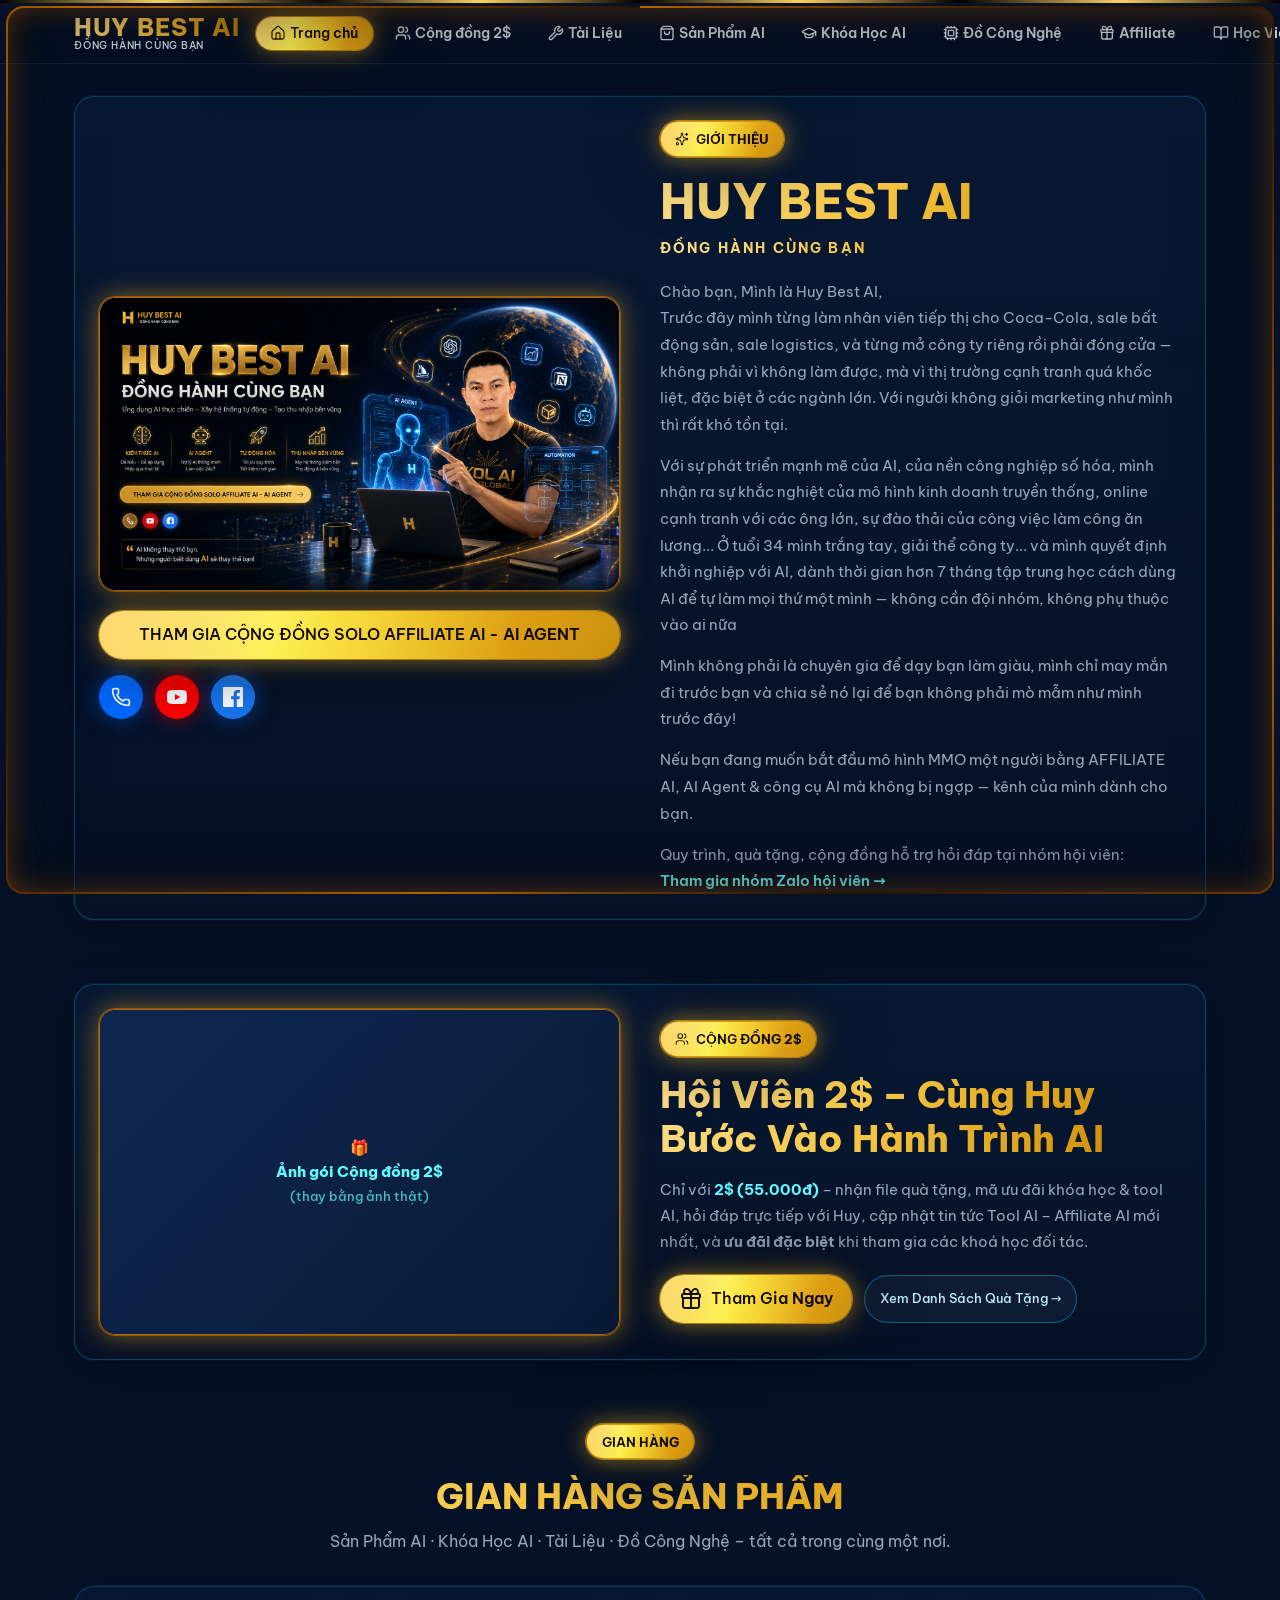
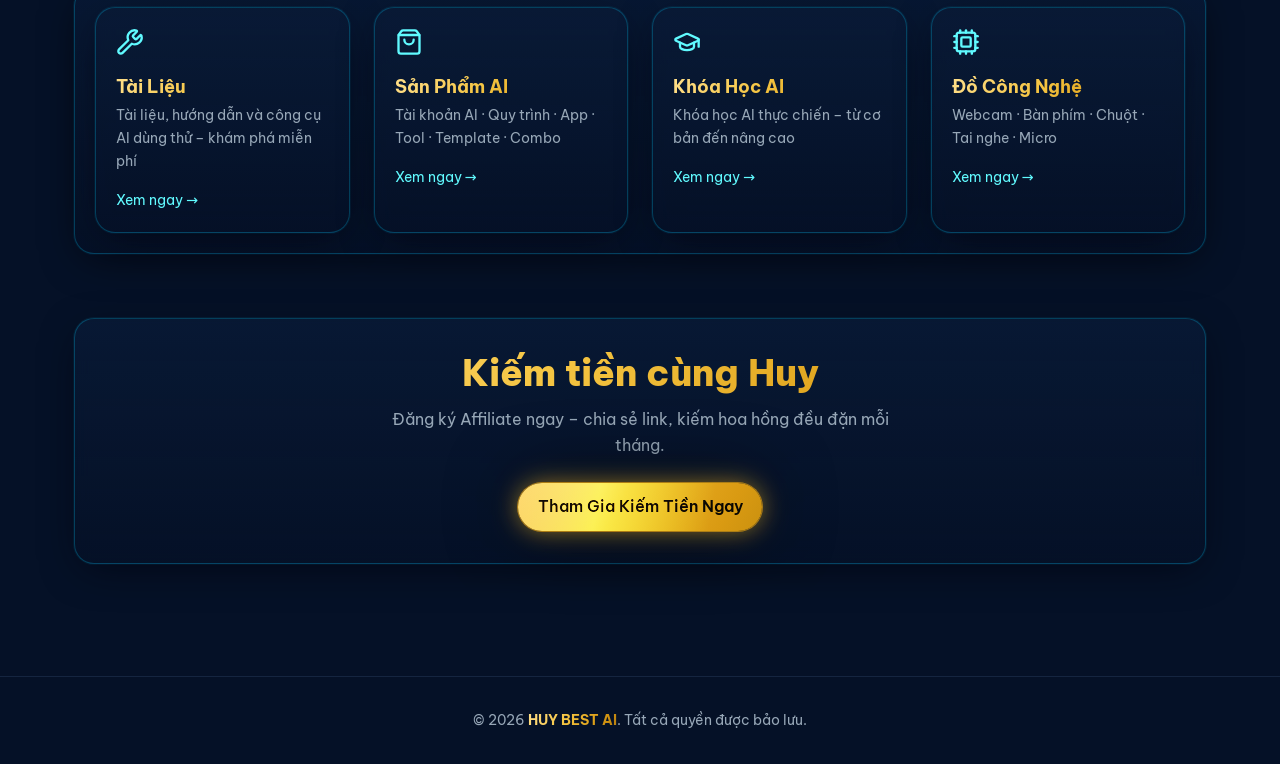
<file: TRANG BÁN HÀNG/index.html>
<!DOCTYPE html>
<html lang="vi">
<head>
<meta charset="UTF-8">
<meta name="viewport" content="width=device-width, initial-scale=1.0">
<title>HUY BEST AI – Đồng Hành Cùng Bạn</title>
<meta name="description" content="Nền tảng AI – Affiliate – Sản phẩm số của Huy Best AI. Khoá học, công cụ, sản phẩm AI thực chiến cho dân MMO, người mới, người kinh doanh">
<meta name="author" content="Huy Best AI">
<link rel="preconnect" href="https://fonts.googleapis.com">
<link rel="preconnect" href="https://fonts.gstatic.com" crossorigin>
<link rel="stylesheet" href="https://fonts.googleapis.com/css2?family=Be+Vietnam+Pro:wght@400;500;600;700;800&display=swap">
<link rel="stylesheet" href="assets/style.css">
</head>
<body>
<div class="neon-frame" aria-hidden="true"><div class="led-runner"></div></div>
<div class="top-strip"></div>

<header class="site-header">
  <div class="container header-row">
    <a href="index.html" class="logo">
      <span class="name text-gradient-gold">HUY BEST AI</span>
      <span class="tagline">ĐỒNG HÀNH CÙNG BẠN</span>
    </a>
    <nav class="main-nav">
      <a href="index.html" class="nav-link"><svg xmlns="http://www.w3.org/2000/svg" width="24" height="24" viewBox="0 0 24 24" fill="none" stroke="currentColor" stroke-width="2" stroke-linecap="round" stroke-linejoin="round"><path d="M15 21v-8a1 1 0 0 0-1-1h-4a1 1 0 0 0-1 1v8"></path><path d="M3 10a2 2 0 0 1 .709-1.528l7-6a2 2 0 0 1 2.582 0l7 6A2 2 0 0 1 21 10v9a2 2 0 0 1-2 2H5a2 2 0 0 1-2-2z"></path></svg><span>Trang chủ</span></a>
      <a href="cong-dong-2usd.html" class="nav-link"><svg xmlns="http://www.w3.org/2000/svg" width="24" height="24" viewBox="0 0 24 24" fill="none" stroke="currentColor" stroke-width="2" stroke-linecap="round" stroke-linejoin="round"><path d="M16 21v-2a4 4 0 0 0-4-4H6a4 4 0 0 0-4 4v2"></path><path d="M16 3.128a4 4 0 0 1 0 7.744"></path><path d="M22 21v-2a4 4 0 0 0-3-3.87"></path><circle cx="9" cy="7" r="4"></circle></svg><span>Cộng đồng 2$</span></a>
      <a href="tool-trai-nghiem.html" class="nav-link"><svg xmlns="http://www.w3.org/2000/svg" width="24" height="24" viewBox="0 0 24 24" fill="none" stroke="currentColor" stroke-width="2" stroke-linecap="round" stroke-linejoin="round"><path d="M14.7 6.3a1 1 0 0 0 0 1.4l1.6 1.6a1 1 0 0 0 1.4 0l3.106-3.105c.32-.322.863-.22.983.218a6 6 0 0 1-8.259 7.057l-7.91 7.91a1 1 0 0 1-2.999-3l7.91-7.91a6 6 0 0 1 7.057-8.259c.438.12.54.662.219.984z"></path></svg><span>Tài Liệu</span></a>
      <a href="san-pham-ai.html" class="nav-link"><svg xmlns="http://www.w3.org/2000/svg" width="24" height="24" viewBox="0 0 24 24" fill="none" stroke="currentColor" stroke-width="2" stroke-linecap="round" stroke-linejoin="round"><path d="M16 10a4 4 0 0 1-8 0"></path><path d="M3.103 6.034h17.794"></path><path d="M3.4 5.467a2 2 0 0 0-.4 1.2V20a2 2 0 0 0 2 2h14a2 2 0 0 0 2-2V6.667a2 2 0 0 0-.4-1.2l-2-2.667A2 2 0 0 0 17 2H7a2 2 0 0 0-1.6.8z"></path></svg><span>Sản Phẩm AI</span></a>
      <a href="khoa-hoc-ai.html" class="nav-link"><svg xmlns="http://www.w3.org/2000/svg" width="24" height="24" viewBox="0 0 24 24" fill="none" stroke="currentColor" stroke-width="2" stroke-linecap="round" stroke-linejoin="round"><path d="M21.42 10.922a1 1 0 0 0-.019-1.838L12.83 5.18a2 2 0 0 0-1.66 0L2.6 9.08a1 1 0 0 0 0 1.832l8.57 3.908a2 2 0 0 0 1.66 0z"></path><path d="M22 10v6"></path><path d="M6 12.5V16a6 3 0 0 0 12 0v-3.5"></path></svg><span>Khóa Học AI</span></a>
      <a href="do-cong-nghe.html" class="nav-link"><svg xmlns="http://www.w3.org/2000/svg" width="24" height="24" viewBox="0 0 24 24" fill="none" stroke="currentColor" stroke-width="2" stroke-linecap="round" stroke-linejoin="round"><path d="M12 20v2"></path><path d="M12 2v2"></path><path d="M17 20v2"></path><path d="M17 2v2"></path><path d="M2 12h2"></path><path d="M2 17h2"></path><path d="M2 7h2"></path><path d="M20 12h2"></path><path d="M20 17h2"></path><path d="M20 7h2"></path><path d="M7 20v2"></path><path d="M7 2v2"></path><rect x="4" y="4" width="16" height="16" rx="2"></rect><rect x="8" y="8" width="8" height="8" rx="1"></rect></svg><span>Đồ Công Nghệ</span></a>
      <a href="affiliate.html" class="nav-link"><svg xmlns="http://www.w3.org/2000/svg" width="24" height="24" viewBox="0 0 24 24" fill="none" stroke="currentColor" stroke-width="2" stroke-linecap="round" stroke-linejoin="round"><path d="M12 7v14"></path><path d="M20 11v8a2 2 0 0 1-2 2H6a2 2 0 0 1-2-2v-8"></path><path d="M7.5 7a1 1 0 0 1 0-5A4.8 8 0 0 1 12 7a4.8 8 0 0 1 4.5-5 1 1 0 0 1 0 5"></path><rect x="3" y="7" width="18" height="4" rx="1"></rect></svg><span>Affiliate</span></a>
      <a href="hoc-vien.html" class="nav-link"><svg xmlns="http://www.w3.org/2000/svg" width="24" height="24" viewBox="0 0 24 24" fill="none" stroke="currentColor" stroke-width="2" stroke-linecap="round" stroke-linejoin="round"><path d="M12 7v14"></path><path d="M3 18a1 1 0 0 1-1-1V4a1 1 0 0 1 1-1h5a4 4 0 0 1 4 4 4 4 0 0 1 4-4h5a1 1 0 0 1 1 1v13a1 1 0 0 1-1 1h-6a3 3 0 0 0-3 3 3 3 0 0 0-3-3z"></path></svg><span>Học Viện</span></a>
      <a href="admin.html" class="nav-link"><svg xmlns="http://www.w3.org/2000/svg" width="24" height="24" viewBox="0 0 24 24" fill="none" stroke="currentColor" stroke-width="2" stroke-linecap="round" stroke-linejoin="round"><path d="M20 13c0 5-3.5 7.5-7.66 8.95a1 1 0 0 1-.67-.01C7.5 20.5 4 18 4 13V6a1 1 0 0 1 1-1c2 0 4.5-1.2 6.24-2.72a1.17 1.17 0 0 1 1.52 0C14.51 3.81 17 5 19 5a1 1 0 0 1 1 1z"></path></svg><span>Đăng nhập / Đăng ký</span></a>
    </nav>
  </div>
</header>

<main>
  <div class="page-wrap">

    <section class="card-glow" style="padding:1.5rem;">
      <div class="hero-grid">
        <div>
          <div class="hero-media neon-border-gold">
            <img src="assets/hero-huy-best-ai.png" alt="Huy Best AI - Đồng hành cùng bạn">
          </div>
          <div style="margin-top:1.25rem;">
            <a href="cong-dong-2usd.html" class="btn-neon btn-block">THAM GIA CỘNG ĐỒNG SOLO AFFILIATE AI - AI AGENT</a>
          </div>
          <div class="social-row">
            <a href="#" target="_blank" rel="noreferrer" aria-label="Zalo" class="social-btn" style="background:#0068FF;box-shadow:0 0 20px #0068ff80"><svg viewBox="0 0 24 24" fill="none" stroke="currentColor" stroke-width="2" stroke-linecap="round" stroke-linejoin="round"><path d="M13.832 16.568a1 1 0 0 0 1.213-.303l.355-.465A2 2 0 0 1 17 15h3a2 2 0 0 1 2 2v3a2 2 0 0 1-2 2A18 18 0 0 1 2 4a2 2 0 0 1 2-2h3a2 2 0 0 1 2 2v3a2 2 0 0 1-.8 1.6l-.468.351a1 1 0 0 0-.292 1.233 14 14 0 0 0 6.392 6.384"></path></svg></a>
            <a href="#" target="_blank" rel="noreferrer" aria-label="YouTube" class="social-btn" style="background:#FF0000;box-shadow:0 0 20px #ff000080"><svg viewBox="0 0 24 24" fill="white"><path d="M23.5 6.2a3 3 0 0 0-2.1-2.1C19.5 3.5 12 3.5 12 3.5s-7.5 0-9.4.6A3 3 0 0 0 .5 6.2C0 8.1 0 12 0 12s0 3.9.5 5.8a3 3 0 0 0 2.1 2.1c1.9.6 9.4.6 9.4.6s7.5 0 9.4-.6a3 3 0 0 0 2.1-2.1c.5-1.9.5-5.8.5-5.8s0-3.9-.5-5.8zM9.6 15.6V8.4l6.3 3.6-6.3 3.6z"></path></svg></a>
            <a href="#" target="_blank" rel="noreferrer" aria-label="Facebook" class="social-btn" style="background:#1877F2;box-shadow:0 0 20px #1877f280"><svg viewBox="0 0 24 24" fill="white"><path d="M22.7 0H1.3C.6 0 0 .6 0 1.3v21.3C0 23.4.6 24 1.3 24h11.5v-9.3H9.7v-3.6h3.1V8.4c0-3.1 1.9-4.8 4.7-4.8 1.3 0 2.5.1 2.8.1v3.3h-1.9c-1.5 0-1.8.7-1.8 1.8v2.3h3.6l-.5 3.6h-3.1V24h6.1c.7 0 1.3-.6 1.3-1.3V1.3C24 .6 23.4 0 22.7 0z"></path></svg></a>
          </div>
        </div>
        <div>
          <span class="chip chip-active eyebrow-chip"><svg xmlns="http://www.w3.org/2000/svg" width="24" height="24" viewBox="0 0 24 24" fill="none" stroke="currentColor" stroke-width="2" stroke-linecap="round" stroke-linejoin="round"><path d="M11.017 2.814a1 1 0 0 1 1.966 0l1.051 5.558a2 2 0 0 0 1.594 1.594l5.558 1.051a1 1 0 0 1 0 1.966l-5.558 1.051a2 2 0 0 0-1.594 1.594l-1.051 5.558a1 1 0 0 1-1.966 0l-1.051-5.558a2 2 0 0 0-1.594-1.594l-5.558-1.051a1 1 0 0 1 0-1.966l5.558-1.051a2 2 0 0 0 1.594-1.594z"></path><path d="M20 2v4"></path><path d="M22 4h-4"></path><circle cx="4" cy="20" r="2"></circle></svg> GIỚI THIỆU</span>
          <h1 class="text-gradient-gold" style="font-size:clamp(1.9rem,4.5vw,3rem);font-weight:800;margin-top:1rem;">HUY BEST AI</h1>
          <p style="margin-top:.4rem;font-weight:700;letter-spacing:.15em;text-transform:uppercase;font-size:.9rem;" class="text-gradient-gold">Đồng Hành Cùng Bạn</p>
          <div class="bio" style="margin-top:1.2rem;">
            <p>Chào bạn, Mình là Huy Best AI,
Trước đây mình từng làm nhân viên tiếp thị cho Coca-Cola, sale bất động sản, sale logistics, và từng mở công ty riêng rồi phải đóng cửa — không phải vì không làm được, mà vì thị trường cạnh tranh quá khốc liệt, đặc biệt ở các ngành lớn. Với người không giỏi marketing như mình thì rất khó tồn tại.</p>
            <p>Với sự phát triển mạnh mẽ của AI, của nền công nghiệp số hóa, mình nhận ra sự khắc nghiệt của mô hình kinh doanh truyền thống, online cạnh tranh với các ông lớn, sự đào thải của công việc làm công ăn lương... Ở tuổi 34 mình trắng tay, giải thể công ty... và mình quyết định khởi nghiệp với AI, dành thời gian hơn 7 tháng tập trung học cách dùng AI để tự làm mọi thứ một mình — không cần đội nhóm, không phụ thuộc vào ai nữa</p>
            <p>Mình không phải là chuyên gia để dạy bạn làm giàu, mình chỉ may mắn đi trước bạn và chia sẻ nó lại để bạn không phải mò mẫm như mình trước đây!</p>
            <p>Nếu bạn đang muốn bắt đầu mô hình MMO một người bằng AFFILIATE AI, AI Agent &amp; công cụ AI mà không bị ngợp — kênh của mình dành cho bạn.</p>
            <p>Quy trình, quà tặng, cộng đồng hỗ trợ hỏi đáp tại nhóm hội viên:<br><a href="#" target="_blank" rel="noreferrer" class="bio-link">Tham gia nhóm Zalo hội viên →</a></p>
          </div>
        </div>
      </div>
    </section>

    <section class="section card-glow" style="padding:1.5rem;">
      <div class="hero-grid">
        <a href="cong-dong-2usd.html" class="hero-media neon-border-gold" style="display:block;">
          <div class="img-placeholder">
            <div>🎁<br>Ảnh gói Cộng đồng 2$<br><small style="opacity:.7;font-weight:500">(thay bằng ảnh thật)</small></div>
          </div>
        </a>
        <div>
          <span class="chip chip-active eyebrow-chip"><svg xmlns="http://www.w3.org/2000/svg" width="24" height="24" viewBox="0 0 24 24" fill="none" stroke="currentColor" stroke-width="2" stroke-linecap="round" stroke-linejoin="round"><path d="M16 21v-2a4 4 0 0 0-4-4H6a4 4 0 0 0-4 4v2"></path><path d="M16 3.128a4 4 0 0 1 0 7.744"></path><path d="M22 21v-2a4 4 0 0 0-3-3.87"></path><circle cx="9" cy="7" r="4"></circle></svg> CỘNG ĐỒNG 2$</span>
          <h2 class="text-gradient-gold" style="font-size:clamp(1.5rem,3.5vw,2.3rem);font-weight:800;margin-top:1rem;">Hội Viên 2$ – Cùng Huy Bước Vào Hành Trình AI</h2>
          <p style="margin-top:1rem;color:var(--muted-foreground);font-size:.95rem;line-height:1.7;">Chỉ với <b style="color:var(--accent-pale);">2$ (55.000đ)</b> – nhận file quà tặng, mã ưu đãi khóa học &amp; tool AI, hỏi đáp trực tiếp với Huy, cập nhật tin tức Tool AI – Affiliate AI mới nhất, và <b>ưu đãi đặc biệt</b> khi tham gia các khoá học đối tác.</p>
          <div style="margin-top:1.25rem;display:flex;flex-wrap:wrap;gap:.75rem;">
            <a href="cong-dong-2usd.html" class="btn-neon"><svg xmlns="http://www.w3.org/2000/svg" width="24" height="24" viewBox="0 0 24 24" fill="none" stroke="currentColor" stroke-width="2" stroke-linecap="round" stroke-linejoin="round"><path d="M12 7v14"></path><path d="M20 11v8a2 2 0 0 1-2 2H6a2 2 0 0 1-2-2v-8"></path><path d="M7.5 7a1 1 0 0 1 0-5A4.8 8 0 0 1 12 7a4.8 8 0 0 1 4.5-5 1 1 0 0 1 0 5"></path><rect x="3" y="7" width="18" height="4" rx="1"></rect></svg> Tham Gia Ngay</a>
            <a href="cong-dong-2usd.html" class="chip">Xem Danh Sách Quà Tặng →</a>
          </div>
        </div>
      </div>
    </section>

    <section class="section">
      <div class="section-head">
        <span class="chip chip-active">GIAN HÀNG</span>
        <h2 class="text-gradient-gold">GIAN HÀNG SẢN PHẨM</h2>
        <p>Sản Phẩm AI · Khóa Học AI · Tài Liệu · Đồ Công Nghệ – tất cả trong cùng một nơi.</p>
      </div>
      <div class="card-glow" style="padding:1.25rem;">
        <div class="card-grid cols-4">
          <a href="tool-trai-nghiem.html" class="card-glow hoverable" style="padding:1.25rem;display:block;">
            <svg xmlns="http://www.w3.org/2000/svg" width="28" height="28" viewBox="0 0 24 24" fill="none" stroke="currentColor" stroke-width="2" stroke-linecap="round" stroke-linejoin="round" style="color:var(--accent-pale);margin-bottom:.75rem;"><path d="M14.7 6.3a1 1 0 0 0 0 1.4l1.6 1.6a1 1 0 0 0 1.4 0l3.106-3.105c.32-.322.863-.22.983.218a6 6 0 0 1-8.259 7.057l-7.91 7.91a1 1 0 0 1-2.999-3l7.91-7.91a6 6 0 0 1 7.057-8.259c.438.12.54.662.219.984z"></path></svg>
            <h3 class="text-gradient-gold" style="font-size:1.1rem;font-weight:700;">Tài Liệu</h3>
            <p style="margin-top:.4rem;font-size:.9rem;color:var(--muted-foreground);">Tài liệu, hướng dẫn và công cụ AI dùng thử – khám phá miễn phí</p>
            <span style="margin-top:1rem;display:inline-flex;color:var(--accent-pale);font-size:.9rem;">Xem ngay →</span>
          </a>
          <a href="san-pham-ai.html" class="card-glow hoverable" style="padding:1.25rem;display:block;">
            <svg xmlns="http://www.w3.org/2000/svg" width="28" height="28" viewBox="0 0 24 24" fill="none" stroke="currentColor" stroke-width="2" stroke-linecap="round" stroke-linejoin="round" style="color:var(--accent-pale);margin-bottom:.75rem;"><path d="M16 10a4 4 0 0 1-8 0"></path><path d="M3.103 6.034h17.794"></path><path d="M3.4 5.467a2 2 0 0 0-.4 1.2V20a2 2 0 0 0 2 2h14a2 2 0 0 0 2-2V6.667a2 2 0 0 0-.4-1.2l-2-2.667A2 2 0 0 0 17 2H7a2 2 0 0 0-1.6.8z"></path></svg>
            <h3 class="text-gradient-gold" style="font-size:1.1rem;font-weight:700;">Sản Phẩm AI</h3>
            <p style="margin-top:.4rem;font-size:.9rem;color:var(--muted-foreground);">Tài khoản AI · Quy trình · App · Tool · Template · Combo</p>
            <span style="margin-top:1rem;display:inline-flex;color:var(--accent-pale);font-size:.9rem;">Xem ngay →</span>
          </a>
          <a href="khoa-hoc-ai.html" class="card-glow hoverable" style="padding:1.25rem;display:block;">
            <svg xmlns="http://www.w3.org/2000/svg" width="28" height="28" viewBox="0 0 24 24" fill="none" stroke="currentColor" stroke-width="2" stroke-linecap="round" stroke-linejoin="round" style="color:var(--accent-pale);margin-bottom:.75rem;"><path d="M21.42 10.922a1 1 0 0 0-.019-1.838L12.83 5.18a2 2 0 0 0-1.66 0L2.6 9.08a1 1 0 0 0 0 1.832l8.57 3.908a2 2 0 0 0 1.66 0z"></path><path d="M22 10v6"></path><path d="M6 12.5V16a6 3 0 0 0 12 0v-3.5"></path></svg>
            <h3 class="text-gradient-gold" style="font-size:1.1rem;font-weight:700;">Khóa Học AI</h3>
            <p style="margin-top:.4rem;font-size:.9rem;color:var(--muted-foreground);">Khóa học AI thực chiến – từ cơ bản đến nâng cao</p>
            <span style="margin-top:1rem;display:inline-flex;color:var(--accent-pale);font-size:.9rem;">Xem ngay →</span>
          </a>
          <a href="do-cong-nghe.html" class="card-glow hoverable" style="padding:1.25rem;display:block;">
            <svg xmlns="http://www.w3.org/2000/svg" width="28" height="28" viewBox="0 0 24 24" fill="none" stroke="currentColor" stroke-width="2" stroke-linecap="round" stroke-linejoin="round" style="color:var(--accent-pale);margin-bottom:.75rem;"><path d="M12 20v2"></path><path d="M12 2v2"></path><path d="M17 20v2"></path><path d="M17 2v2"></path><path d="M2 12h2"></path><path d="M2 17h2"></path><path d="M2 7h2"></path><path d="M20 12h2"></path><path d="M20 17h2"></path><path d="M20 7h2"></path><path d="M7 20v2"></path><path d="M7 2v2"></path><rect x="4" y="4" width="16" height="16" rx="2"></rect><rect x="8" y="8" width="8" height="8" rx="1"></rect></svg>
            <h3 class="text-gradient-gold" style="font-size:1.1rem;font-weight:700;">Đồ Công Nghệ</h3>
            <p style="margin-top:.4rem;font-size:.9rem;color:var(--muted-foreground);">Webcam · Bàn phím · Chuột · Tai nghe · Micro</p>
            <span style="margin-top:1rem;display:inline-flex;color:var(--accent-pale);font-size:.9rem;">Xem ngay →</span>
          </a>
        </div>
      </div>
    </section>

    <section class="section card-glow" style="padding:2rem 1.5rem;text-align:center;">
      <h2 class="text-gradient-gold" style="font-size:clamp(1.5rem,3.4vw,2.3rem);font-weight:800;">Kiếm tiền cùng Huy</h2>
      <p style="margin-top:.75rem;color:var(--muted-foreground);max-width:520px;margin-inline:auto;">Đăng ký Affiliate ngay – chia sẻ link, kiếm hoa hồng đều đặn mỗi tháng.</p>
      <a href="affiliate.html" class="btn-neon" style="margin-top:1.5rem;">Tham Gia Kiếm Tiền Ngay</a>
    </section>

  </div>
</main>

<footer class="site-footer">
  <div class="container">© 2026 <span class="text-gradient-gold" style="font-weight:700;">HUY BEST AI</span>. Tất cả quyền được bảo lưu.</div>
</footer>

<script src="assets/main.js"></script>
</body>
</html>
</file>
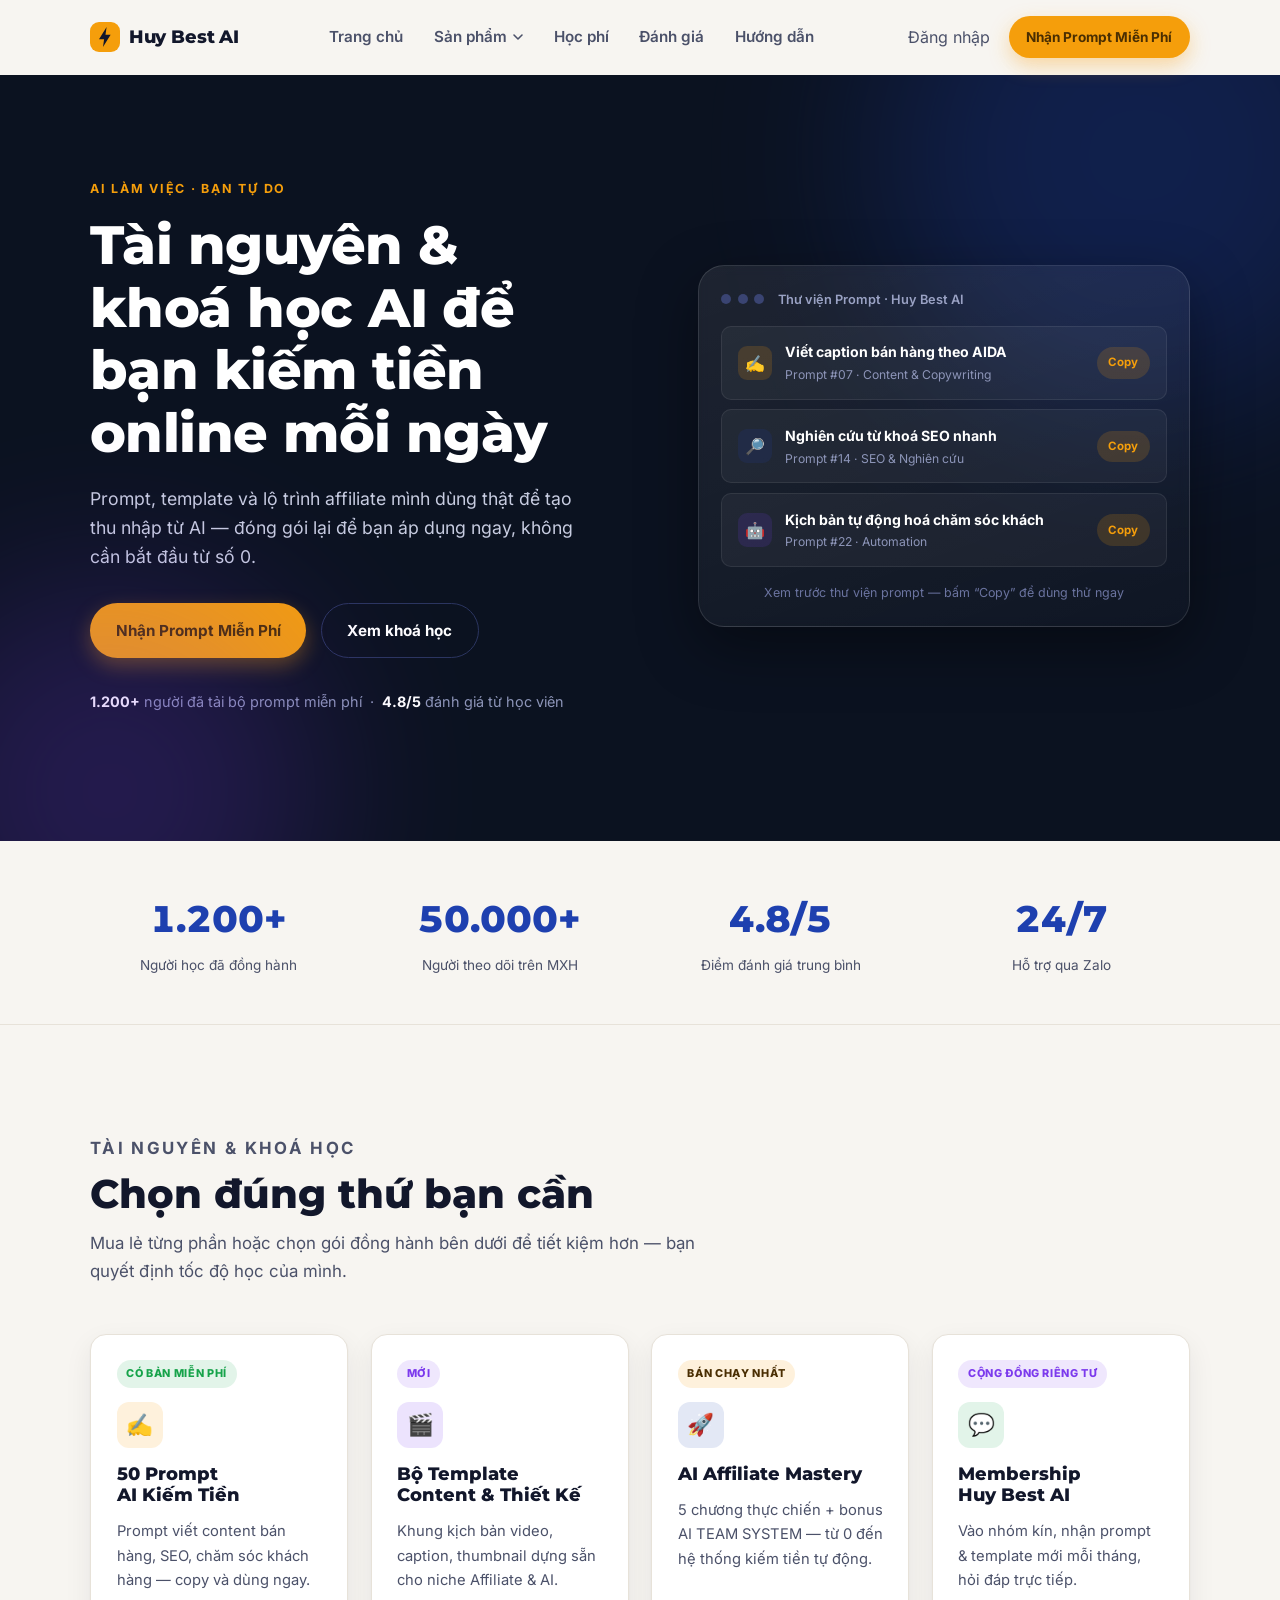
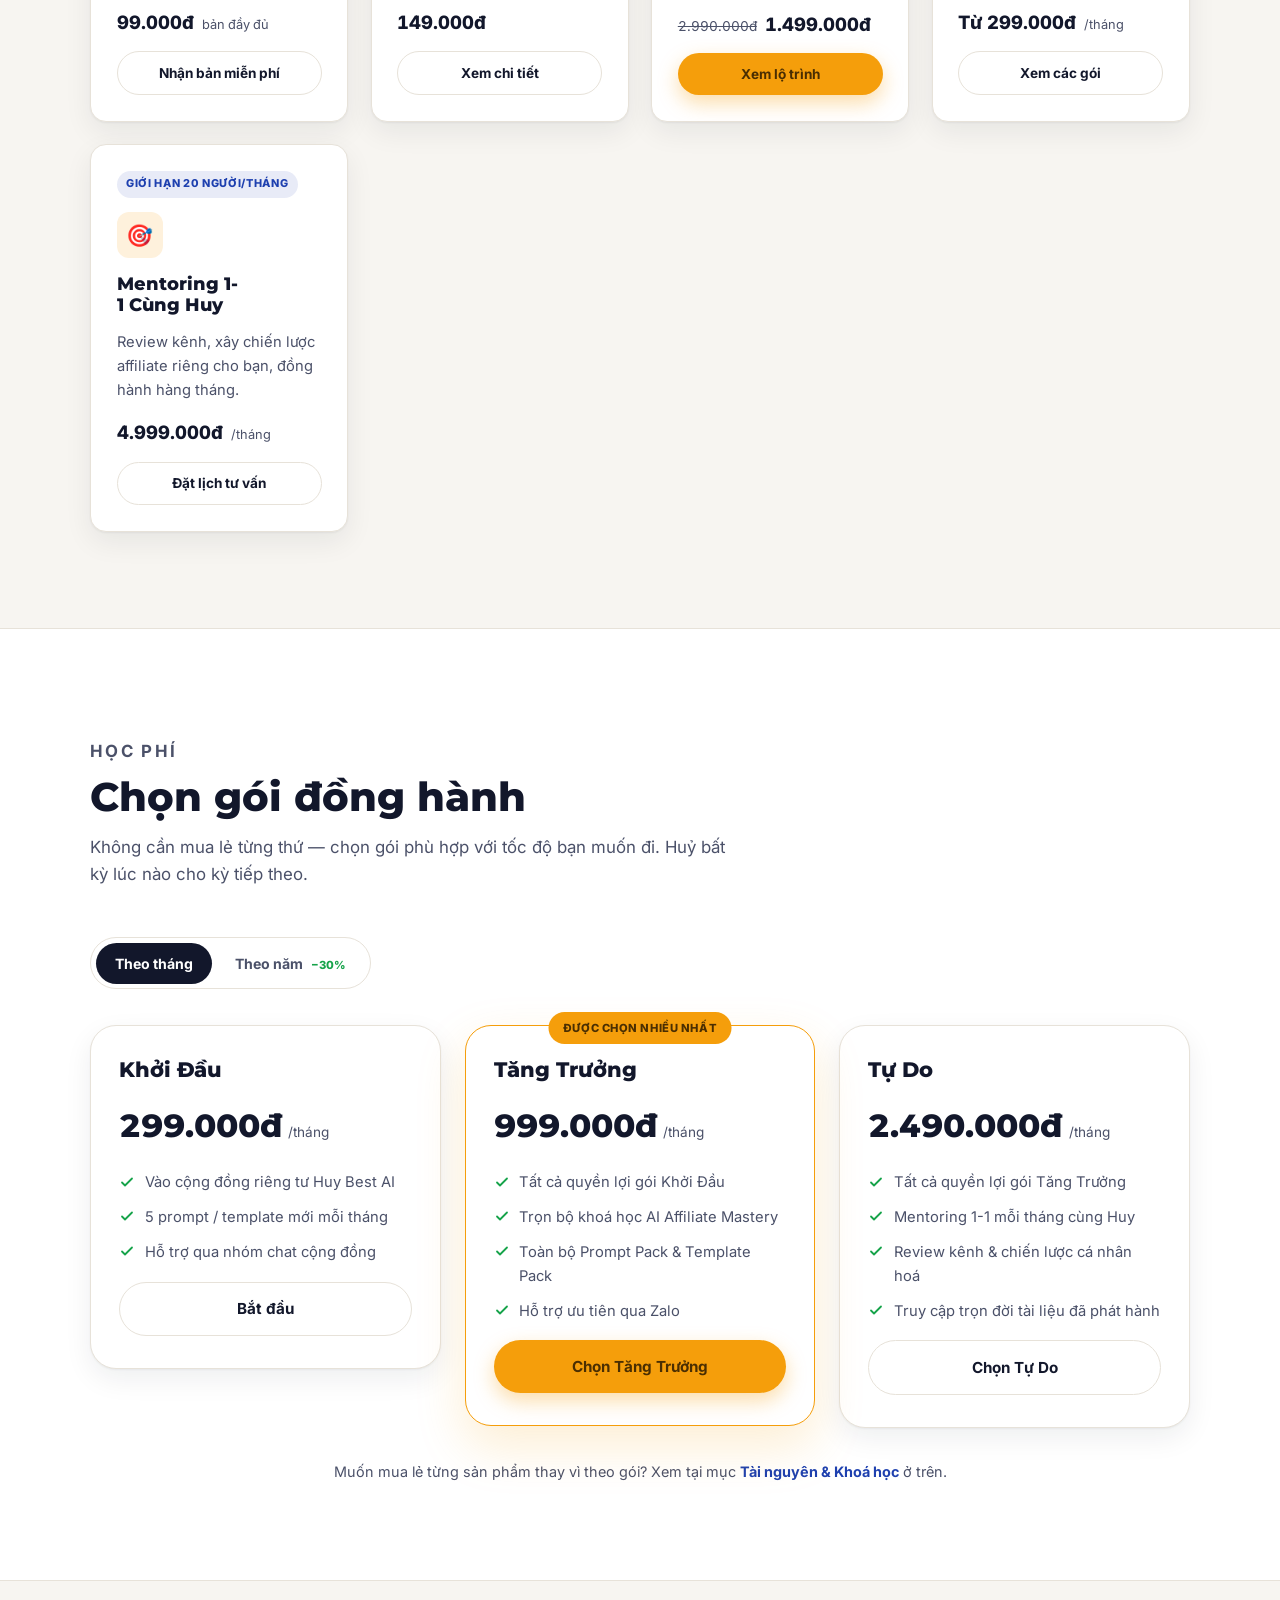
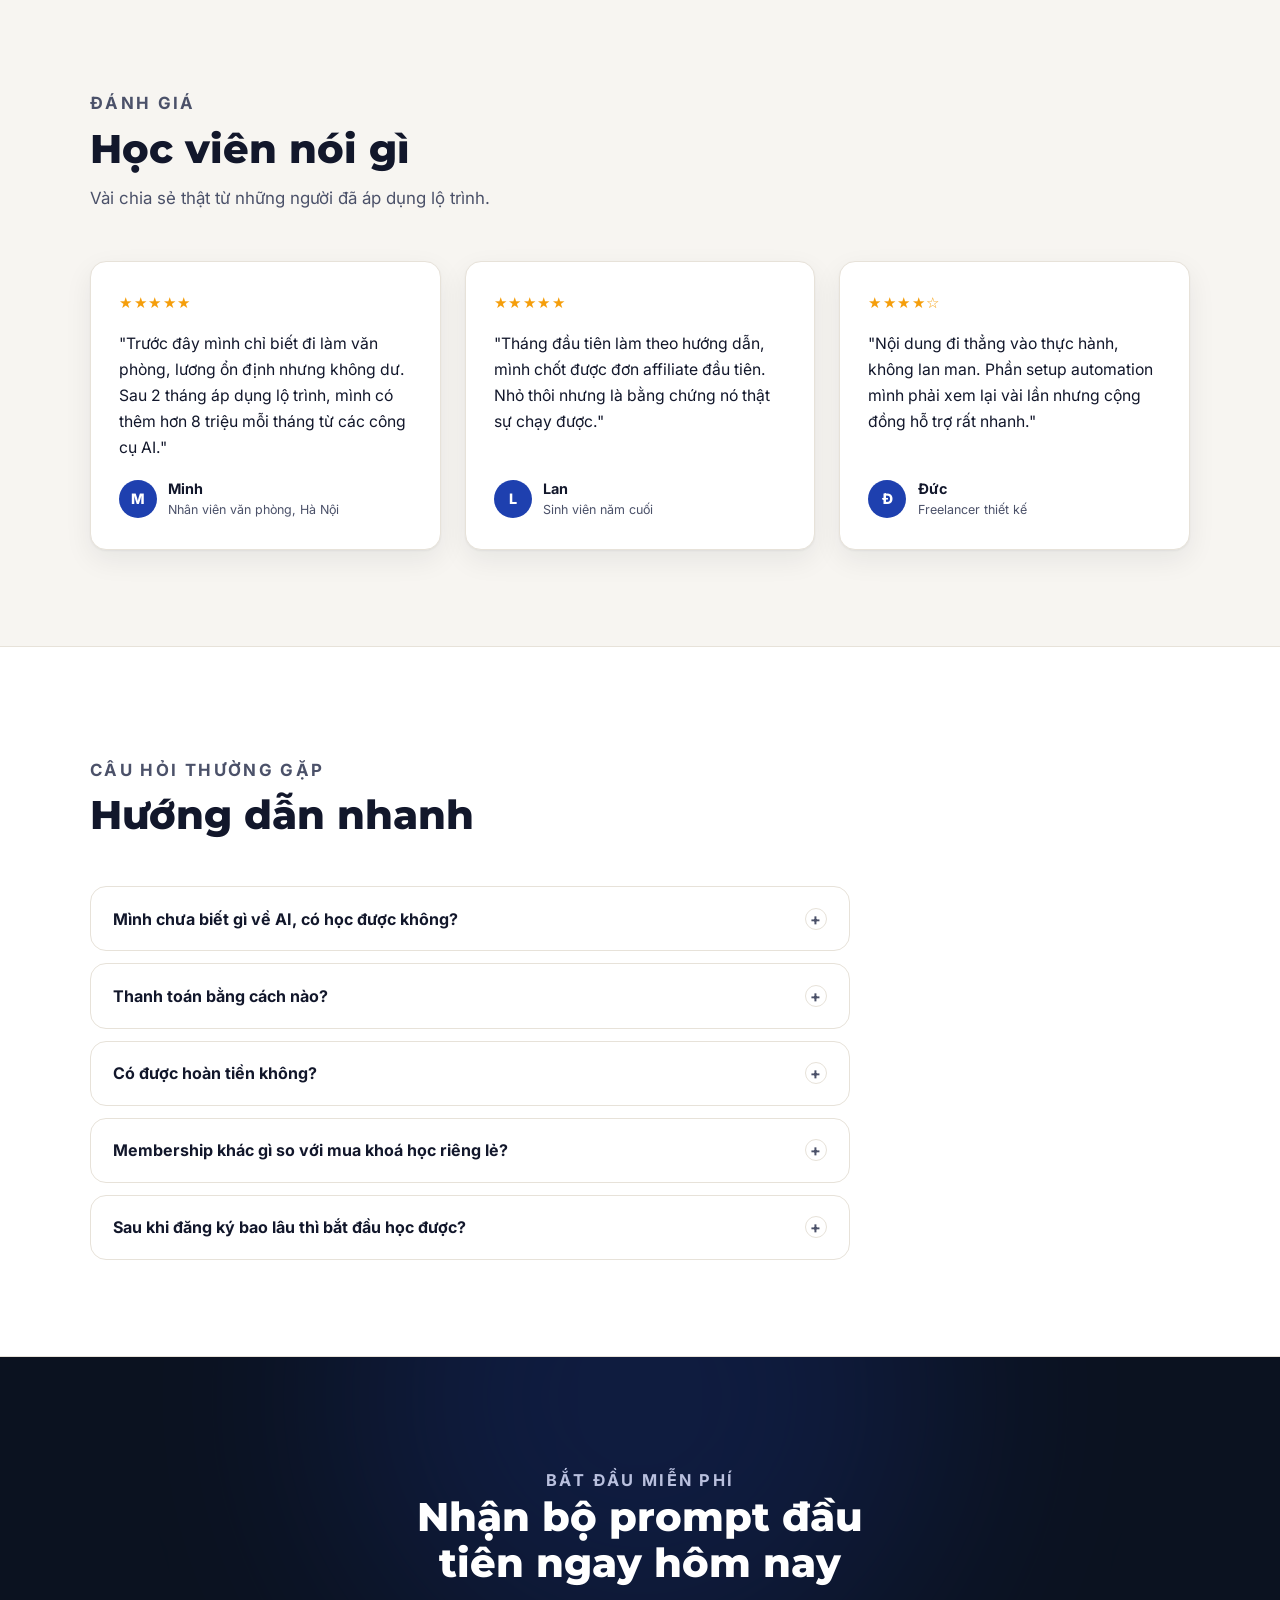
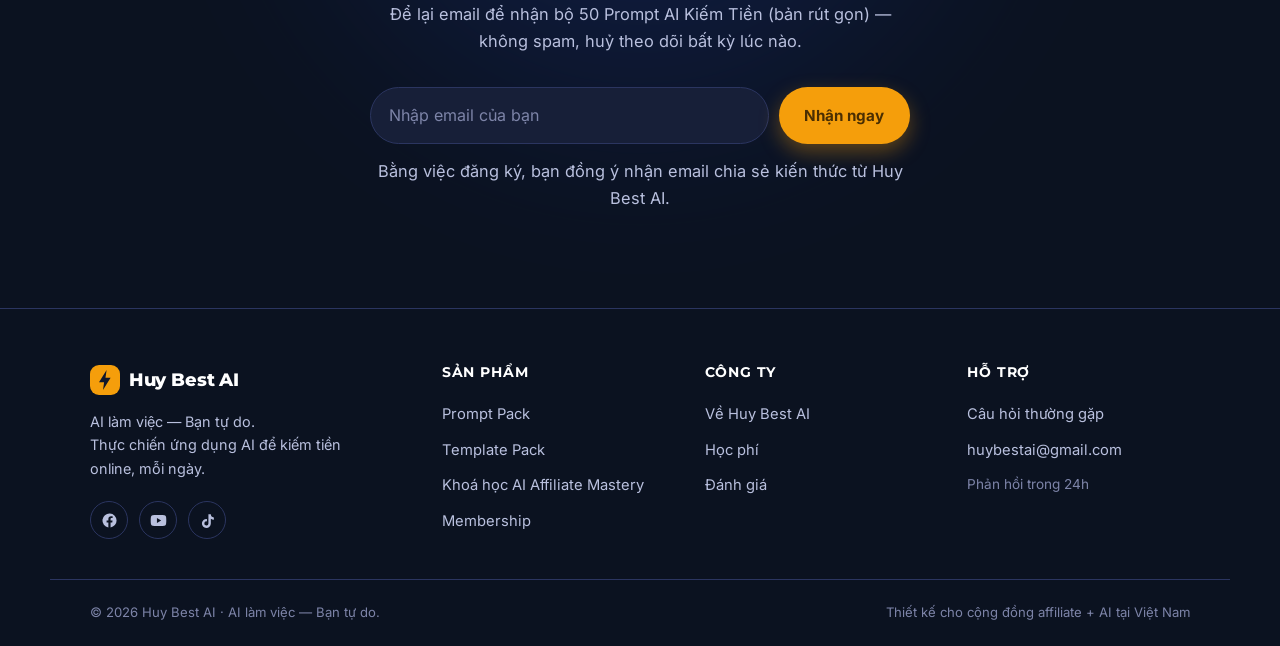
<file: website/index.html>
<!DOCTYPE html>
<html lang="vi">
<head>
<meta charset="UTF-8">
<meta name="viewport" content="width=device-width, initial-scale=1.0">
<title>Huy Best AI — Tài nguyên &amp; Khoá học AI kiếm tiền online</title>
<meta name="description" content="Prompt, template và lộ trình AI Affiliate Mastery giúp bạn bắt đầu kiếm tiền online với AI — dùng thật, đóng gói lại để bạn áp dụng ngay.">
<style>
/* ---------- fonts (self-hosted, Vietnamese + Latin subsets) ---------- */
@font-face{
  font-family:'Inter';font-style:normal;font-weight:100 900;font-display:swap;
  src:url([data-uri]) format('woff2');
  unicode-range:U+0000-00FF,U+0131,U+0152-0153,U+02BB-02BC,U+02C6,U+02DA,U+02DC,U+2000-206F,U+20AC,U+2122,U+2191,U+2193,U+2212,U+2215;
}
@font-face{
  font-family:'Inter';font-style:normal;font-weight:100 900;font-display:swap;
  src:url([data-uri]) format('woff2');
  unicode-range:U+0102-0103,U+0110-0111,U+0128-0129,U+0168-0169,U+01A0-01A1,U+01AF-01B0,U+0300-0301,U+0303-0304,U+0308-0309,U+0323,U+0329,U+1EA0-1EF9,U+20AB;
}
@font-face{
  font-family:'Montserrat';font-style:normal;font-weight:100 900;font-display:swap;
  src:url([data-uri]) format('woff2');
  unicode-range:U+0000-00FF,U+0131,U+0152-0153,U+02BB-02BC,U+02C6,U+02DA,U+02DC,U+2000-206F,U+20AC,U+2122,U+2191,U+2193,U+2212,U+2215;
}
@font-face{
  font-family:'Montserrat';font-style:normal;font-weight:100 900;font-display:swap;
  src:url([data-uri]) format('woff2');
  unicode-range:U+0102-0103,U+0110-0111,U+0128-0129,U+0168-0169,U+01A0-01A1,U+01AF-01B0,U+0300-0301,U+0303-0304,U+0308-0309,U+0323,U+0329,U+1EA0-1EF9,U+20AB;
}

/* ---------- tokens ---------- */
:root{
  --ink:#12172B; --ink-soft:#4B5169;
  --surface:#F7F5F1; --surface-alt:#FFFFFF; --line:#E7E2D9;
  --navy:#0B1220; --navy-soft:#171F38; --navy-line:#2B3560;
  --blue:#1E40AF; --blue-bright:#5B7CFA;
  --violet:#7C3AED;
  --amber:#F59E0B; --amber-ink:#4A2E02;
  --success:#16A34A;
  --radius-sm:10px; --radius-md:16px; --radius-lg:26px;
  --shadow-card:0 1px 2px rgba(18,23,43,.05),0 10px 28px rgba(18,23,43,.07);
  --shadow-dark:0 20px 60px rgba(0,0,0,.4);
  --font-display:'Montserrat',-apple-system,'Segoe UI',sans-serif;
  --font-body:'Inter',-apple-system,'Segoe UI',sans-serif;
  --container:1180px;
  --dur:.5s;
}
@media (prefers-reduced-motion: reduce){
  *{animation-duration:.01ms !important;animation-iteration-count:1 !important;transition-duration:.01ms !important;scroll-behavior:auto !important;}
}

/* ---------- reset ---------- */
*,*::before,*::after{box-sizing:border-box;}
html{scroll-behavior:smooth;-webkit-text-size-adjust:100%;}
body{margin:0;background:var(--surface);color:var(--ink);font-family:var(--font-body);font-size:16px;line-height:1.65;-webkit-font-smoothing:antialiased;overflow-x:hidden;}
img{max-width:100%;display:block;}
a{color:inherit;text-decoration:none;}
ul{margin:0;padding:0;list-style:none;}
button{font:inherit;color:inherit;background:none;border:0;cursor:pointer;}
h1,h2,h3,h4{font-family:var(--font-display);line-height:1.15;margin:0;text-wrap:balance;}
p{margin:0;}
:focus-visible{outline:2px solid var(--amber);outline-offset:3px;border-radius:4px;}
.container{max-width:var(--container);margin-inline:auto;padding-inline:clamp(1.25rem,4vw,2.5rem);}
.eyebrow{font-size:.78rem;font-weight:700;letter-spacing:.14em;text-transform:uppercase;color:var(--amber);}
.section{padding-block:clamp(3.5rem,8vw,6rem);}
.section-head{max-width:640px;margin-bottom:clamp(2rem,4vw,3rem);}
.section-head h2{font-size:clamp(1.75rem,2.4vw + 1rem,2.5rem);font-weight:800;margin-top:.5rem;}
.section-head p{color:var(--ink-soft);margin-top:.85rem;font-size:1.05rem;}
.reveal{opacity:0;transform:translateY(18px);transition:opacity var(--dur) ease,transform var(--dur) ease;}
.reveal.is-visible{opacity:1;transform:none;}

/* ---------- buttons ---------- */
.btn{display:inline-flex;align-items:center;justify-content:center;gap:.5rem;padding:.85rem 1.6rem;border-radius:999px;font-weight:700;font-size:.95rem;white-space:nowrap;transition:transform .15s ease,box-shadow .15s ease,background .15s ease,color .15s ease;}
.btn-primary{background:var(--amber);color:var(--amber-ink);box-shadow:0 8px 20px rgba(245,158,11,.35);}
.btn-primary:hover{transform:translateY(-2px);box-shadow:0 12px 26px rgba(245,158,11,.45);}
.btn-outline{border:1.5px solid var(--line);color:var(--ink);}
.btn-outline:hover{border-color:var(--ink);}
.btn-outline.on-dark{border-color:var(--navy-line);color:#fff;}
.btn-outline.on-dark:hover{border-color:#fff;}
.btn-ghost{color:var(--ink-soft);padding:.5rem .25rem;}
.btn-ghost:hover{color:var(--ink);}
.btn-block{width:100%;}
.btn-sm{padding:.6rem 1.1rem;font-size:.85rem;}

/* ---------- header ---------- */
.site-header{position:sticky;top:0;z-index:60;background:rgba(247,245,241,.86);backdrop-filter:blur(10px);border-bottom:1px solid transparent;transition:border-color .2s ease,box-shadow .2s ease;}
.site-header.scrolled{border-color:var(--line);box-shadow:0 6px 20px rgba(18,23,43,.05);}
.header-inner{display:flex;align-items:center;justify-content:space-between;gap:1.5rem;height:74px;}
.logo{display:flex;align-items:center;gap:.55rem;font-family:var(--font-display);font-weight:800;font-size:1.15rem;letter-spacing:-.01em;flex-shrink:0;}
.logo svg{flex-shrink:0;}
.main-nav{display:flex;align-items:center;gap:1.9rem;font-size:.95rem;font-weight:600;}
.main-nav a{color:var(--ink-soft);padding:.4rem 0;transition:color .15s ease;}
.main-nav a:hover{color:var(--ink);}
.has-dropdown{position:relative;}
.dropdown-toggle{display:inline-flex;align-items:center;gap:.3rem;background:none;border:0;font:inherit;font-weight:600;color:var(--ink-soft);cursor:pointer;padding:.4rem 0;}
.dropdown-toggle:hover{color:var(--ink);}
.dropdown-toggle svg{transition:transform .2s ease;}
.has-dropdown.open .dropdown-toggle svg{transform:rotate(180deg);}
.dropdown-menu{position:absolute;top:calc(100% + .8rem);left:50%;transform:translateX(-50%) translateY(6px);min-width:260px;background:var(--surface-alt);border:1px solid var(--line);border-radius:var(--radius-md);box-shadow:var(--shadow-card);padding:.5rem;opacity:0;visibility:hidden;transition:opacity .18s ease,transform .18s ease,visibility .18s ease;}
.has-dropdown.open .dropdown-menu{opacity:1;visibility:visible;transform:translateX(-50%) translateY(0);}
.dropdown-menu a{display:block;padding:.65rem .85rem;border-radius:var(--radius-sm);font-weight:600;font-size:.92rem;color:var(--ink);}
.dropdown-menu a:hover{background:var(--surface);}
.dropdown-menu a small{display:block;font-weight:400;color:var(--ink-soft);font-size:.8rem;margin-top:.15rem;}
.header-actions{display:flex;align-items:center;gap:.9rem;flex-shrink:0;}
.hamburger{display:none;width:40px;height:40px;align-items:center;justify-content:center;border-radius:var(--radius-sm);}
.hamburger:hover{background:var(--line);}

@media (max-width:900px){
  .main-nav{position:fixed;inset:74px 0 0 0;background:var(--surface-alt);flex-direction:column;align-items:stretch;padding:1.25rem clamp(1.25rem,4vw,2.5rem);gap:0;overflow-y:auto;transform:translateY(-8px);opacity:0;visibility:hidden;transition:opacity .2s ease,transform .2s ease,visibility .2s ease;}
  .main-nav.open{opacity:1;visibility:visible;transform:none;}
  .main-nav a,.dropdown-toggle{width:100%;padding:1rem 0;border-bottom:1px solid var(--line);justify-content:space-between;}
  .dropdown-menu{position:static;transform:none;box-shadow:none;border:0;background:var(--surface);opacity:1;visibility:visible;max-height:0;overflow:hidden;padding:0;transition:max-height .25s ease;}
  .has-dropdown.open .dropdown-menu{max-height:400px;padding:.25rem 0 .75rem;}
  .hamburger{display:inline-flex;}
  .header-actions .btn-ghost-login{display:none;}
  .header-actions .header-cta{display:none;}
  .nav-cta{display:block;margin-top:.75rem;text-align:center;}
}
.nav-cta{display:none;}

/* ---------- hero ---------- */
.hero{position:relative;background:var(--navy);color:#fff;overflow:hidden;padding-block:clamp(3.5rem,9vw,6.5rem) clamp(4.5rem,10vw,8rem);}
.hero::before,.hero::after{content:"";position:absolute;border-radius:50%;filter:blur(90px);opacity:.3;pointer-events:none;}
.hero::before{width:520px;height:520px;background:var(--blue);top:-180px;right:-120px;}
.hero::after{width:420px;height:420px;background:var(--violet);bottom:-160px;left:-100px;opacity:.22;}
.hero-inner{position:relative;display:grid;grid-template-columns:1.05fr .95fr;gap:clamp(2.5rem,5vw,4rem);align-items:center;}
.hero-copy{min-width:0;}
.hero-copy h1{font-size:clamp(2.1rem,3.4vw + 1rem,3.4rem);font-weight:800;letter-spacing:-.01em;margin-top:.9rem;}
.hero-copy p.lede{color:#C7CCE0;font-size:1.1rem;margin-top:1.25rem;max-width:44ch;}
.hero-cta{display:flex;flex-wrap:wrap;gap:.9rem;margin-top:2rem;}
.hero-trust{margin-top:2rem;color:#8D95B8;font-size:.9rem;}
.hero-trust strong{color:#fff;}

.hero-visual{position:relative;min-width:0;}
.mock-panel{background:linear-gradient(160deg,rgba(255,255,255,.08),rgba(255,255,255,.02));border:1px solid rgba(255,255,255,.12);border-radius:var(--radius-lg);padding:1.4rem;backdrop-filter:blur(6px);box-shadow:var(--shadow-dark);}
.mock-panel-head{display:flex;align-items:center;gap:.4rem;margin-bottom:1rem;}
.mock-dot{width:10px;height:10px;border-radius:50%;background:#3a4472;}
.mock-title{margin-left:.5rem;font-size:.8rem;color:#9AA2C4;font-weight:600;}
.mock-row{display:flex;align-items:center;gap:.8rem;background:rgba(255,255,255,.045);border:1px solid rgba(255,255,255,.08);border-radius:var(--radius-sm);padding:.85rem 1rem;margin-bottom:.6rem;}
.mock-row-icon{width:34px;height:34px;border-radius:9px;display:flex;align-items:center;justify-content:center;font-size:1rem;flex-shrink:0;}
.mock-row-text{flex:1;min-width:0;}
.mock-row-text strong{display:block;font-size:.88rem;color:#fff;}
.mock-row-text span{display:block;font-size:.76rem;color:#8D95B8;margin-top:.1rem;white-space:nowrap;overflow:hidden;text-overflow:ellipsis;}
.copy-btn{flex-shrink:0;font-size:.72rem;font-weight:700;padding:.4rem .7rem;border-radius:999px;background:rgba(245,158,11,.16);color:var(--amber);}
.copy-btn:hover{background:rgba(245,158,11,.28);}
.mock-caption{text-align:center;font-size:.78rem;color:#6b74a0;margin-top:1rem;}

/* ---------- stats ---------- */
.stats{border-bottom:1px solid var(--line);}
.stats-grid{display:grid;grid-template-columns:repeat(4,1fr);gap:1.5rem;padding-block:clamp(2.25rem,4vw,3rem);}
.stat-tile{text-align:center;}
.stat-num{font-family:var(--font-display);font-weight:800;font-size:clamp(1.6rem,2vw + 1rem,2.3rem);color:var(--blue);font-variant-numeric:tabular-nums;}
.stat-label{color:var(--ink-soft);font-size:.85rem;margin-top:.25rem;}
@media (max-width:700px){.stats-grid{grid-template-columns:repeat(2,1fr);}}

/* ---------- product cards ---------- */
.product-grid{display:grid;grid-template-columns:repeat(auto-fit,minmax(255px,1fr));gap:1.4rem;}
.product-card{background:var(--surface-alt);border:1px solid var(--line);border-radius:var(--radius-md);padding:1.6rem;display:flex;flex-direction:column;gap:.9rem;box-shadow:var(--shadow-card);transition:transform .2s ease,box-shadow .2s ease;}
.product-card:hover{transform:translateY(-4px);box-shadow:0 18px 40px rgba(18,23,43,.1);}
.product-icon{width:46px;height:46px;border-radius:12px;display:flex;align-items:center;justify-content:center;font-size:1.35rem;}
.badge{align-self:flex-start;font-size:.68rem;font-weight:800;letter-spacing:.06em;text-transform:uppercase;padding:.3rem .6rem;border-radius:999px;}
.badge-free{background:rgba(22,163,74,.12);color:var(--success);}
.badge-hot{background:rgba(245,158,11,.14);color:var(--amber-ink);}
.badge-new{background:rgba(124,58,237,.12);color:var(--violet);}
.badge-limited{background:rgba(30,64,175,.1);color:var(--blue);}
.product-card h3{font-size:1.15rem;font-weight:800;}
.product-card p.desc{color:var(--ink-soft);font-size:.92rem;flex:1;}
.product-price{display:flex;align-items:baseline;gap:.5rem;font-variant-numeric:tabular-nums;}
.product-price .now{font-weight:800;font-size:1.15rem;color:var(--ink);}
.product-price .old{text-decoration:line-through;color:var(--ink-soft);font-size:.85rem;}
.product-price .unit{color:var(--ink-soft);font-size:.8rem;}

/* ---------- pricing ---------- */
.pricing-toggle{display:inline-flex;background:var(--surface-alt);border:1px solid var(--line);border-radius:999px;padding:.3rem;gap:.2rem;margin-bottom:2.25rem;}
.pricing-toggle button{padding:.55rem 1.2rem;border-radius:999px;font-weight:700;font-size:.88rem;color:var(--ink-soft);transition:background .2s ease,color .2s ease;}
.pricing-toggle button.active{background:var(--ink);color:#fff;}
.pricing-toggle .save-tag{font-size:.7rem;font-weight:800;color:var(--success);margin-left:.35rem;}
.pricing-grid{display:grid;grid-template-columns:repeat(3,1fr);gap:1.5rem;align-items:start;}
.price-card{background:var(--surface-alt);border:1px solid var(--line);border-radius:var(--radius-lg);padding:2rem 1.75rem;display:flex;flex-direction:column;gap:1.1rem;box-shadow:var(--shadow-card);}
.price-card.featured{border-color:var(--amber);box-shadow:0 20px 50px rgba(245,158,11,.18);position:relative;}
.price-card .badge-pop{position:absolute;top:-14px;left:50%;transform:translateX(-50%);background:var(--amber);color:var(--amber-ink);font-size:.7rem;font-weight:800;letter-spacing:.05em;text-transform:uppercase;padding:.4rem .9rem;border-radius:999px;white-space:nowrap;}
.price-card h3{font-size:1.3rem;font-weight:800;}
.price-amount{display:flex;align-items:baseline;gap:.4rem;font-variant-numeric:tabular-nums;}
.price-amount .num{font-family:var(--font-display);font-weight:800;font-size:2rem;}
.price-amount .per{color:var(--ink-soft);font-size:.85rem;}
.price-card .feature-list{display:flex;flex-direction:column;gap:.65rem;flex:1;}
.price-card .feature-list li{display:flex;gap:.6rem;font-size:.92rem;color:var(--ink-soft);align-items:flex-start;}
.price-card .feature-list li svg{flex-shrink:0;margin-top:.2rem;color:var(--success);}
.pricing-note{text-align:center;color:var(--ink-soft);font-size:.9rem;margin-top:2rem;}
.pricing-note a{color:var(--blue);font-weight:700;}
@media (max-width:900px){.pricing-grid{grid-template-columns:1fr;}.price-card.featured{order:-1;}}

/* ---------- testimonials ---------- */
.testi-grid{display:grid;grid-template-columns:repeat(3,1fr);gap:1.5rem;}
.testi-card{background:var(--surface-alt);border:1px solid var(--line);border-radius:var(--radius-md);padding:1.75rem;box-shadow:var(--shadow-card);display:flex;flex-direction:column;gap:1rem;}
.testi-stars{color:var(--amber);letter-spacing:.1em;font-size:.95rem;}
.testi-quote{color:var(--ink);font-size:.98rem;flex:1;}
.testi-author{display:flex;align-items:center;gap:.7rem;}
.testi-avatar{width:38px;height:38px;border-radius:50%;background:var(--blue);color:#fff;display:flex;align-items:center;justify-content:center;font-weight:800;font-size:.9rem;flex-shrink:0;}
.testi-author strong{display:block;font-size:.9rem;}
.testi-author span{display:block;font-size:.78rem;color:var(--ink-soft);}
@media (max-width:900px){.testi-grid{grid-template-columns:1fr;}}

/* ---------- FAQ ---------- */
.faq-list{max-width:760px;display:flex;flex-direction:column;gap:.75rem;}
.faq-item{background:var(--surface-alt);border:1px solid var(--line);border-radius:var(--radius-md);overflow:hidden;}
.faq-item summary{list-style:none;cursor:pointer;padding:1.15rem 1.4rem;display:flex;justify-content:space-between;align-items:center;gap:1rem;font-weight:700;}
.faq-item summary::-webkit-details-marker{display:none;}
.faq-item summary .plus{flex-shrink:0;width:22px;height:22px;border-radius:50%;border:1.5px solid var(--line);display:flex;align-items:center;justify-content:center;font-size:1rem;color:var(--ink-soft);transition:transform .2s ease;}
.faq-item[open] summary .plus{transform:rotate(45deg);}
.faq-item .faq-body{padding:0 1.4rem 1.25rem;color:var(--ink-soft);font-size:.94rem;}

/* ---------- final CTA ---------- */
.final-cta{background:var(--navy);color:#fff;position:relative;overflow:hidden;}
.final-cta::before{content:"";position:absolute;width:600px;height:600px;background:var(--blue);opacity:.22;filter:blur(110px);border-radius:50%;top:-260px;left:50%;transform:translateX(-50%);}
.final-cta-inner{position:relative;text-align:center;max-width:620px;margin-inline:auto;}
.final-cta h2{font-size:clamp(1.75rem,2.4vw + 1rem,2.5rem);font-weight:800;}
.final-cta p{color:#B9C0DE;margin-top:.9rem;font-size:1.02rem;}
.lead-form{display:flex;gap:.6rem;margin-top:2rem;flex-wrap:wrap;justify-content:center;}
.lead-form input{flex:1;min-width:220px;padding:.9rem 1.1rem;border-radius:999px;border:1px solid var(--navy-line);background:var(--navy-soft);color:#fff;font:inherit;}
.lead-form input::placeholder{color:#7d84a8;}
.lead-form-note{font-size:.78rem;color:#7d84a8;margin-top:.9rem;}
.lead-success{display:none;margin-top:2rem;padding:1rem 1.25rem;border-radius:var(--radius-md);background:rgba(22,163,74,.14);border:1px solid rgba(22,163,74,.4);color:#8fe3ab;font-weight:600;}
.lead-success.show{display:block;}

/* ---------- footer ---------- */
.site-footer{background:var(--navy);color:#B9C0DE;border-top:1px solid var(--navy-line);}
.footer-grid{display:grid;grid-template-columns:1.4fr 1fr 1fr 1fr;gap:2.5rem;padding-block:3.5rem 2.5rem;}
.footer-col h4{color:#fff;font-size:.85rem;letter-spacing:.06em;text-transform:uppercase;margin-bottom:1rem;}
.footer-col a{display:block;padding:.35rem 0;font-size:.92rem;transition:color .15s ease;}
.footer-col a:hover{color:#fff;}
.footer-brand p{margin-top:.9rem;font-size:.9rem;max-width:32ch;}
.footer-social{display:flex;gap:.7rem;margin-top:1.25rem;}
.footer-social a{width:38px;height:38px;border-radius:50%;border:1px solid var(--navy-line);display:flex;align-items:center;justify-content:center;padding:0;}
.footer-social a:hover{border-color:#fff;color:#fff;}
.footer-bottom{border-top:1px solid var(--navy-line);padding-block:1.4rem;font-size:.82rem;color:#7d84a8;display:flex;justify-content:space-between;flex-wrap:wrap;gap:.5rem;}
@media (max-width:800px){.footer-grid{grid-template-columns:1fr 1fr;}}
@media (max-width:520px){.footer-grid{grid-template-columns:1fr;}}

/* ---------- modal ---------- */
.modal-overlay{position:fixed;inset:0;background:rgba(11,18,32,.55);backdrop-filter:blur(3px);display:flex;align-items:center;justify-content:center;padding:1.25rem;z-index:100;opacity:0;visibility:hidden;transition:opacity .2s ease,visibility .2s ease;}
.modal-overlay.open{opacity:1;visibility:visible;}
.modal-box{background:var(--surface-alt);border-radius:var(--radius-lg);padding:2rem;max-width:420px;width:100%;position:relative;transform:translateY(12px) scale(.98);transition:transform .2s ease;box-shadow:0 30px 80px rgba(0,0,0,.35);}
.modal-overlay.open .modal-box{transform:none;}
.modal-close{position:absolute;top:1rem;right:1rem;width:32px;height:32px;border-radius:50%;display:flex;align-items:center;justify-content:center;color:var(--ink-soft);}
.modal-close:hover{background:var(--surface);color:var(--ink);}
.modal-box h3{font-size:1.3rem;font-weight:800;padding-right:2rem;}
.modal-box p{color:var(--ink-soft);font-size:.92rem;margin-top:.6rem;}
.modal-form{display:flex;flex-direction:column;gap:.75rem;margin-top:1.5rem;}
.modal-form input{padding:.85rem 1rem;border-radius:var(--radius-sm);border:1.5px solid var(--line);font:inherit;}
.modal-form input:focus{border-color:var(--blue);}
.modal-success{display:none;margin-top:1.25rem;padding:.9rem 1rem;border-radius:var(--radius-sm);background:rgba(22,163,74,.12);color:#0f7a37;font-weight:600;font-size:.92rem;}
.modal-success.show{display:block;}

/* ---------- toast ---------- */
.toast{position:fixed;bottom:1.5rem;left:50%;transform:translateX(-50%) translateY(20px);background:var(--ink);color:#fff;padding:.8rem 1.3rem;border-radius:999px;font-size:.88rem;font-weight:600;box-shadow:0 12px 30px rgba(0,0,0,.25);opacity:0;visibility:hidden;transition:opacity .2s ease,transform .2s ease,visibility .2s ease;z-index:200;}
.toast.show{opacity:1;visibility:visible;transform:translateX(-50%) translateY(0);}

@media (max-width:1000px){.hero-inner{grid-template-columns:1fr;}.hero-visual{max-width:460px;}}
</style>
</head>
<body>

<header class="site-header" id="siteHeader">
  <div class="container header-inner">
    <a href="#top" class="logo">
      <svg width="30" height="30" viewBox="0 0 30 30" fill="none" xmlns="http://www.w3.org/2000/svg">
        <rect width="30" height="30" rx="9" fill="#F59E0B"/>
        <path d="M16.6 5L9 17.3h5.1L13 25l7.6-12.3h-5.1L16.6 5Z" fill="#12172B"/>
      </svg>
      Huy Best AI
    </a>

    <nav class="main-nav" id="mainNav">
      <a href="#top">Trang chủ</a>
      <div class="has-dropdown" id="productsDropdown">
        <button class="dropdown-toggle" id="dropdownToggle">
          Sản phẩm
          <svg width="12" height="12" viewBox="0 0 12 12" fill="none"><path d="M2 4l4 4 4-4" stroke="currentColor" stroke-width="1.6" stroke-linecap="round" stroke-linejoin="round"/></svg>
        </button>
        <div class="dropdown-menu">
          <a href="#san-pham">Prompt Pack<small>Bộ prompt AI kiếm tiền</small></a>
          <a href="#san-pham">Template Pack<small>Mẫu content &amp; thiết kế dựng sẵn</small></a>
          <a href="#san-pham">Khoá học AI Affiliate Mastery<small>5 chương + bonus hệ thống AI</small></a>
          <a href="#san-pham">Tư vấn 1-1 cùng Huy<small>Mentoring hàng tháng</small></a>
        </div>
      </div>
      <a href="#hoc-phi">Học phí</a>
      <a href="#danh-gia">Đánh giá</a>
      <a href="#faq">Hướng dẫn</a>
      <button class="btn btn-primary nav-cta" data-open-lead>Nhận Prompt Miễn Phí</button>
    </nav>

    <div class="header-actions">
      <button class="btn-ghost btn-ghost-login" id="loginBtn">Đăng nhập</button>
      <button class="btn btn-primary btn-sm header-cta" id="openLeadBtnHeader">Nhận Prompt Miễn Phí</button>
      <button class="hamburger" id="hamburgerBtn" aria-label="Mở menu" aria-expanded="false">
        <svg width="20" height="20" viewBox="0 0 20 20" fill="none"><path d="M3 5h14M3 10h14M3 15h14" stroke="currentColor" stroke-width="1.6" stroke-linecap="round"/></svg>
      </button>
    </div>
  </div>
</header>

<main id="top">

  <!-- HERO -->
  <section class="hero">
    <div class="container hero-inner">
      <div class="hero-copy">
        <p class="eyebrow">AI LÀM VIỆC · BẠN TỰ DO</p>
        <h1>Tài nguyên &amp; khoá học AI để bạn kiếm tiền online mỗi ngày</h1>
        <p class="lede">Prompt, template và lộ trình affiliate mình dùng thật để tạo thu nhập từ AI — đóng gói lại để bạn áp dụng ngay, không cần bắt đầu từ số 0.</p>
        <div class="hero-cta">
          <button class="btn btn-primary" id="openLeadBtnHero">Nhận Prompt Miễn Phí</button>
          <a href="#san-pham" class="btn btn-outline on-dark">Xem khoá học</a>
        </div>
        <p class="hero-trust"><strong>1.200+</strong> người đã tải bộ prompt miễn phí &nbsp;·&nbsp; <strong>4.8/5</strong> đánh giá từ học viên</p>
      </div>

      <div class="hero-visual">
        <div class="mock-panel">
          <div class="mock-panel-head">
            <span class="mock-dot"></span><span class="mock-dot"></span><span class="mock-dot"></span>
            <span class="mock-title">Thư viện Prompt · Huy Best AI</span>
          </div>

          <div class="mock-row">
            <div class="mock-row-icon" style="background:rgba(245,158,11,.16);">✍️</div>
            <div class="mock-row-text">
              <strong>Viết caption bán hàng theo AIDA</strong>
              <span>Prompt #07 · Content &amp; Copywriting</span>
            </div>
            <button class="copy-btn" data-copy="Đóng vai một copywriter chuyên affiliate. Viết 1 caption bán hàng theo công thức AIDA cho sản phẩm: [tên sản phẩm], nhấn mạnh lợi ích: [lợi ích chính]. Giọng văn gần gũi, có CTA rõ ràng ở cuối.">Copy</button>
          </div>

          <div class="mock-row">
            <div class="mock-row-icon" style="background:rgba(30,64,175,.14);">🔎</div>
            <div class="mock-row-text">
              <strong>Nghiên cứu từ khoá SEO nhanh</strong>
              <span>Prompt #14 · SEO &amp; Nghiên cứu</span>
            </div>
            <button class="copy-btn" data-copy="Đóng vai chuyên gia SEO. Từ chủ đề: [chủ đề], hãy đề xuất 10 từ khoá đuôi dài có ý định tìm kiếm rõ ràng, sắp xếp theo độ ưu tiên, kèm 1 dòng lý do chọn mỗi từ khoá.">Copy</button>
          </div>

          <div class="mock-row">
            <div class="mock-row-icon" style="background:rgba(124,58,237,.14);">🤖</div>
            <div class="mock-row-text">
              <strong>Kịch bản tự động hoá chăm sóc khách</strong>
              <span>Prompt #22 · Automation</span>
            </div>
            <button class="copy-btn" data-copy="Viết kịch bản trả lời tự động cho 5 câu hỏi thường gặp nhất về sản phẩm: [tên sản phẩm]. Mỗi câu trả lời tối đa 3 câu, giọng thân thiện, kết thúc bằng gợi ý hành động tiếp theo.">Copy</button>
          </div>

          <p class="mock-caption">Xem trước thư viện prompt — bấm “Copy” để dùng thử ngay</p>
        </div>
      </div>
    </div>
  </section>

  <!-- STATS -->
  <section class="stats">
    <div class="container stats-grid">
      <div class="stat-tile reveal"><div class="stat-num">1.200+</div><div class="stat-label">Người học đã đồng hành</div></div>
      <div class="stat-tile reveal"><div class="stat-num">50.000+</div><div class="stat-label">Người theo dõi trên MXH</div></div>
      <div class="stat-tile reveal"><div class="stat-num">4.8/5</div><div class="stat-label">Điểm đánh giá trung bình</div></div>
      <div class="stat-tile reveal"><div class="stat-num">24/7</div><div class="stat-label">Hỗ trợ qua Zalo</div></div>
    </div>
  </section>

  <!-- PRODUCTS -->
  <section class="section" id="san-pham">
    <div class="container">
      <div class="section-head reveal">
        <p class="eyebrow">TÀI NGUYÊN &amp; KHOÁ HỌC</p>
        <h2>Chọn đúng thứ bạn cần</h2>
        <p>Mua lẻ từng phần hoặc chọn gói đồng hành bên dưới để tiết kiệm hơn — bạn quyết định tốc độ học của mình.</p>
      </div>

      <div class="product-grid">
        <article class="product-card reveal">
          <span class="badge badge-free">Có bản miễn phí</span>
          <div class="product-icon" style="background:rgba(245,158,11,.14);">✍️</div>
          <h3>50 Prompt AI Kiếm Tiền</h3>
          <p class="desc">Prompt viết content bán hàng, SEO, chăm sóc khách hàng — copy và dùng ngay.</p>
          <div class="product-price"><span class="now">99.000đ</span><span class="unit">bản đầy đủ</span></div>
          <button class="btn btn-outline btn-block btn-sm" data-open-lead>Nhận bản miễn phí</button>
        </article>

        <article class="product-card reveal">
          <span class="badge badge-new">Mới</span>
          <div class="product-icon" style="background:rgba(124,58,237,.14);">🎬</div>
          <h3>Bộ Template Content &amp; Thiết Kế</h3>
          <p class="desc">Khung kịch bản video, caption, thumbnail dựng sẵn cho niche Affiliate &amp; AI.</p>
          <div class="product-price"><span class="now">149.000đ</span></div>
          <a href="#hoc-phi" class="btn btn-outline btn-block btn-sm">Xem chi tiết</a>
        </article>

        <article class="product-card reveal">
          <span class="badge badge-hot">Bán chạy nhất</span>
          <div class="product-icon" style="background:rgba(30,64,175,.12);">🚀</div>
          <h3>AI Affiliate Mastery</h3>
          <p class="desc">5 chương thực chiến + bonus AI TEAM SYSTEM — từ 0 đến hệ thống kiếm tiền tự động.</p>
          <div class="product-price"><span class="old">2.990.000đ</span><span class="now">1.499.000đ</span></div>
          <a href="#hoc-phi" class="btn btn-primary btn-block btn-sm">Xem lộ trình</a>
        </article>

        <article class="product-card reveal">
          <span class="badge badge-new">Cộng đồng riêng tư</span>
          <div class="product-icon" style="background:rgba(22,163,74,.12);">💬</div>
          <h3>Membership Huy Best AI</h3>
          <p class="desc">Vào nhóm kín, nhận prompt &amp; template mới mỗi tháng, hỏi đáp trực tiếp.</p>
          <div class="product-price"><span class="now">Từ 299.000đ</span><span class="unit">/tháng</span></div>
          <a href="#hoc-phi" class="btn btn-outline btn-block btn-sm">Xem các gói</a>
        </article>

        <article class="product-card reveal">
          <span class="badge badge-limited">Giới hạn 20 người/tháng</span>
          <div class="product-icon" style="background:rgba(245,158,11,.14);">🎯</div>
          <h3>Mentoring 1-1 Cùng Huy</h3>
          <p class="desc">Review kênh, xây chiến lược affiliate riêng cho bạn, đồng hành hàng tháng.</p>
          <div class="product-price"><span class="now">4.999.000đ</span><span class="unit">/tháng</span></div>
          <a href="#hoc-phi" class="btn btn-outline btn-block btn-sm">Đặt lịch tư vấn</a>
        </article>
      </div>
    </div>
  </section>

  <!-- PRICING -->
  <section class="section" id="hoc-phi" style="background:var(--surface-alt);border-block:1px solid var(--line);">
    <div class="container">
      <div class="section-head reveal">
        <p class="eyebrow">HỌC PHÍ</p>
        <h2>Chọn gói đồng hành</h2>
        <p>Không cần mua lẻ từng thứ — chọn gói phù hợp với tốc độ bạn muốn đi. Huỷ bất kỳ lúc nào cho kỳ tiếp theo.</p>
      </div>

      <div class="pricing-toggle reveal" role="group" aria-label="Chọn chu kỳ thanh toán">
        <button class="active" data-cycle="month">Theo tháng</button>
        <button data-cycle="year">Theo năm <span class="save-tag">−30%</span></button>
      </div>

      <div class="pricing-grid">
        <div class="price-card reveal">
          <h3>Khởi Đầu</h3>
          <div class="price-amount"><span class="num" data-price-month="299.000" data-price-year="209.000">299.000đ</span><span class="per">/tháng</span></div>
          <ul class="feature-list">
            <li><svg width="16" height="16" viewBox="0 0 16 16" fill="none"><path d="M3 8.5l3 3 7-7" stroke="currentColor" stroke-width="1.8" stroke-linecap="round" stroke-linejoin="round"/></svg>Vào cộng đồng riêng tư Huy Best AI</li>
            <li><svg width="16" height="16" viewBox="0 0 16 16" fill="none"><path d="M3 8.5l3 3 7-7" stroke="currentColor" stroke-width="1.8" stroke-linecap="round" stroke-linejoin="round"/></svg>5 prompt / template mới mỗi tháng</li>
            <li><svg width="16" height="16" viewBox="0 0 16 16" fill="none"><path d="M3 8.5l3 3 7-7" stroke="currentColor" stroke-width="1.8" stroke-linecap="round" stroke-linejoin="round"/></svg>Hỗ trợ qua nhóm chat cộng đồng</li>
          </ul>
          <button class="btn btn-outline btn-block" data-open-lead>Bắt đầu</button>
        </div>

        <div class="price-card featured reveal">
          <span class="badge-pop">Được chọn nhiều nhất</span>
          <h3>Tăng Trưởng</h3>
          <div class="price-amount"><span class="num" data-price-month="999.000" data-price-year="699.000">999.000đ</span><span class="per">/tháng</span></div>
          <ul class="feature-list">
            <li><svg width="16" height="16" viewBox="0 0 16 16" fill="none"><path d="M3 8.5l3 3 7-7" stroke="currentColor" stroke-width="1.8" stroke-linecap="round" stroke-linejoin="round"/></svg>Tất cả quyền lợi gói Khởi Đầu</li>
            <li><svg width="16" height="16" viewBox="0 0 16 16" fill="none"><path d="M3 8.5l3 3 7-7" stroke="currentColor" stroke-width="1.8" stroke-linecap="round" stroke-linejoin="round"/></svg>Trọn bộ khoá học AI Affiliate Mastery</li>
            <li><svg width="16" height="16" viewBox="0 0 16 16" fill="none"><path d="M3 8.5l3 3 7-7" stroke="currentColor" stroke-width="1.8" stroke-linecap="round" stroke-linejoin="round"/></svg>Toàn bộ Prompt Pack &amp; Template Pack</li>
            <li><svg width="16" height="16" viewBox="0 0 16 16" fill="none"><path d="M3 8.5l3 3 7-7" stroke="currentColor" stroke-width="1.8" stroke-linecap="round" stroke-linejoin="round"/></svg>Hỗ trợ ưu tiên qua Zalo</li>
          </ul>
          <button class="btn btn-primary btn-block" data-open-lead>Chọn Tăng Trưởng</button>
        </div>

        <div class="price-card reveal">
          <h3>Tự Do</h3>
          <div class="price-amount"><span class="num" data-price-month="2.490.000" data-price-year="1.743.000">2.490.000đ</span><span class="per">/tháng</span></div>
          <ul class="feature-list">
            <li><svg width="16" height="16" viewBox="0 0 16 16" fill="none"><path d="M3 8.5l3 3 7-7" stroke="currentColor" stroke-width="1.8" stroke-linecap="round" stroke-linejoin="round"/></svg>Tất cả quyền lợi gói Tăng Trưởng</li>
            <li><svg width="16" height="16" viewBox="0 0 16 16" fill="none"><path d="M3 8.5l3 3 7-7" stroke="currentColor" stroke-width="1.8" stroke-linecap="round" stroke-linejoin="round"/></svg>Mentoring 1-1 mỗi tháng cùng Huy</li>
            <li><svg width="16" height="16" viewBox="0 0 16 16" fill="none"><path d="M3 8.5l3 3 7-7" stroke="currentColor" stroke-width="1.8" stroke-linecap="round" stroke-linejoin="round"/></svg>Review kênh &amp; chiến lược cá nhân hoá</li>
            <li><svg width="16" height="16" viewBox="0 0 16 16" fill="none"><path d="M3 8.5l3 3 7-7" stroke="currentColor" stroke-width="1.8" stroke-linecap="round" stroke-linejoin="round"/></svg>Truy cập trọn đời tài liệu đã phát hành</li>
          </ul>
          <button class="btn btn-outline btn-block" data-open-lead>Chọn Tự Do</button>
        </div>
      </div>

      <p class="pricing-note reveal">Muốn mua lẻ từng sản phẩm thay vì theo gói? Xem tại mục <a href="#san-pham">Tài nguyên &amp; Khoá học</a> ở trên.</p>
    </div>
  </section>

  <!-- TESTIMONIALS -->
  <section class="section" id="danh-gia">
    <div class="container">
      <div class="section-head reveal">
        <p class="eyebrow">ĐÁNH GIÁ</p>
        <h2>Học viên nói gì</h2>
        <p>Vài chia sẻ thật từ những người đã áp dụng lộ trình.</p>
      </div>

      <div class="testi-grid">
        <article class="testi-card reveal">
          <div class="testi-stars">★★★★★</div>
          <p class="testi-quote">"Trước đây mình chỉ biết đi làm văn phòng, lương ổn định nhưng không dư. Sau 2 tháng áp dụng lộ trình, mình có thêm hơn 8 triệu mỗi tháng từ các công cụ AI."</p>
          <div class="testi-author">
            <div class="testi-avatar">M</div>
            <div><strong>Minh</strong><span>Nhân viên văn phòng, Hà Nội</span></div>
          </div>
        </article>

        <article class="testi-card reveal">
          <div class="testi-stars">★★★★★</div>
          <p class="testi-quote">"Tháng đầu tiên làm theo hướng dẫn, mình chốt được đơn affiliate đầu tiên. Nhỏ thôi nhưng là bằng chứng nó thật sự chạy được."</p>
          <div class="testi-author">
            <div class="testi-avatar">L</div>
            <div><strong>Lan</strong><span>Sinh viên năm cuối</span></div>
          </div>
        </article>

        <article class="testi-card reveal">
          <div class="testi-stars">★★★★☆</div>
          <p class="testi-quote">"Nội dung đi thẳng vào thực hành, không lan man. Phần setup automation mình phải xem lại vài lần nhưng cộng đồng hỗ trợ rất nhanh."</p>
          <div class="testi-author">
            <div class="testi-avatar">Đ</div>
            <div><strong>Đức</strong><span>Freelancer thiết kế</span></div>
          </div>
        </article>
      </div>
    </div>
  </section>

  <!-- FAQ -->
  <section class="section" id="faq" style="background:var(--surface-alt);border-block:1px solid var(--line);">
    <div class="container">
      <div class="section-head reveal">
        <p class="eyebrow">CÂU HỎI THƯỜNG GẶP</p>
        <h2>Hướng dẫn nhanh</h2>
      </div>

      <div class="faq-list reveal">
        <details class="faq-item">
          <summary>Mình chưa biết gì về AI, có học được không? <span class="plus">+</span></summary>
          <div class="faq-body">Được. Lộ trình bắt đầu từ những bước cơ bản nhất — cài đặt công cụ, viết prompt đầu tiên — trước khi đi vào phần nâng cao.</div>
        </details>
        <details class="faq-item">
          <summary>Thanh toán bằng cách nào? <span class="plus">+</span></summary>
          <div class="faq-body">Chuyển khoản ngân hàng hoặc quét mã QR. Sau khi thanh toán, bạn sẽ nhận link/tài khoản truy cập qua email hoặc Zalo trong vòng 15–30 phút.</div>
        </details>
        <details class="faq-item">
          <summary>Có được hoàn tiền không? <span class="plus">+</span></summary>
          <div class="faq-body">Với gói membership, bạn có thể huỷ bất kỳ lúc nào cho kỳ thanh toán tiếp theo. Với sản phẩm số (prompt/template/khoá học), do tải về được ngay nên không áp dụng hoàn tiền — nhắn Zalo để được tư vấn trước khi mua nếu còn phân vân.</div>
        </details>
        <details class="faq-item">
          <summary>Membership khác gì so với mua khoá học riêng lẻ? <span class="plus">+</span></summary>
          <div class="faq-body">Mua riêng lẻ phù hợp nếu bạn chỉ cần một phần cụ thể. Membership phù hợp nếu bạn muốn đồng hành lâu dài — có thêm tài nguyên mới mỗi tháng và mức hỗ trợ cao hơn.</div>
        </details>
        <details class="faq-item">
          <summary>Sau khi đăng ký bao lâu thì bắt đầu học được? <span class="plus">+</span></summary>
          <div class="faq-body">Ngay lập tức. Tài khoản khu học viên sẽ được kích hoạt tự động sau khi xác nhận thanh toán.</div>
        </details>
      </div>
    </div>
  </section>

  <!-- FINAL CTA -->
  <section class="section final-cta">
    <div class="container final-cta-inner">
      <p class="eyebrow">BẮT ĐẦU MIỄN PHÍ</p>
      <h2>Nhận bộ prompt đầu tiên ngay hôm nay</h2>
      <p>Để lại email để nhận bộ 50 Prompt AI Kiếm Tiền (bản rút gọn) — không spam, huỷ theo dõi bất kỳ lúc nào.</p>
      <form class="lead-form" id="inlineLeadForm">
        <input type="email" required placeholder="Nhập email của bạn" aria-label="Email">
        <button type="submit" class="btn btn-primary">Nhận ngay</button>
      </form>
      <div class="lead-success" id="inlineLeadSuccess">Cảm ơn bạn! Kiểm tra email trong ít phút để nhận bộ prompt nhé.</div>
      <p class="lead-form-note">Bằng việc đăng ký, bạn đồng ý nhận email chia sẻ kiến thức từ Huy Best AI.</p>
    </div>
  </section>

</main>

<footer class="site-footer">
  <div class="container footer-grid">
    <div class="footer-col footer-brand">
      <div class="logo" style="color:#fff;">
        <svg width="30" height="30" viewBox="0 0 30 30" fill="none" xmlns="http://www.w3.org/2000/svg">
          <rect width="30" height="30" rx="9" fill="#F59E0B"/>
          <path d="M16.6 5L9 17.3h5.1L13 25l7.6-12.3h-5.1L16.6 5Z" fill="#12172B"/>
        </svg>
        Huy Best AI
      </div>
      <p>AI làm việc — Bạn tự do.<br>Thực chiến ứng dụng AI để kiếm tiền online, mỗi ngày.</p>
      <div class="footer-social">
        <a href="https://facebook.com/HuybestAI" target="_blank" rel="noopener" aria-label="Facebook">
          <svg width="17" height="17" viewBox="0 0 24 24" fill="currentColor"><path d="M22 12a10 10 0 1 0-11.6 9.9v-7H7.9V12h2.5V9.8c0-2.5 1.5-3.9 3.8-3.9 1.1 0 2.2.2 2.2.2v2.5h-1.3c-1.2 0-1.6.8-1.6 1.6V12h2.8l-.4 2.9h-2.4v7A10 10 0 0 0 22 12Z"/></svg>
        </a>
        <a href="#" target="_blank" rel="noopener" aria-label="YouTube">
          <svg width="17" height="17" viewBox="0 0 24 24" fill="currentColor"><path d="M23 12s0-3.5-.4-5.2a3 3 0 0 0-2.1-2.1C18.8 4.3 12 4.3 12 4.3s-6.8 0-8.5.4A3 3 0 0 0 1.4 6.8C1 8.5 1 12 1 12s0 3.5.4 5.2a3 3 0 0 0 2.1 2.1c1.7.4 8.5.4 8.5.4s6.8 0 8.5-.4a3 3 0 0 0 2.1-2.1C23 15.5 23 12 23 12ZM9.8 15.5v-7l6 3.5-6 3.5Z"/></svg>
        </a>
        <a href="#" target="_blank" rel="noopener" aria-label="TikTok">
          <svg width="17" height="17" viewBox="0 0 24 24" fill="currentColor"><path d="M16.7 3h-3.4v13.1a2.9 2.9 0 1 1-2.1-2.8v-3.4a6.3 6.3 0 1 0 5.5 6.2V9.7a7.6 7.6 0 0 0 4.3 1.3V7.6a4.3 4.3 0 0 1-4.3-4.3Z"/></svg>
        </a>
      </div>
    </div>

    <div class="footer-col">
      <h4>Sản phẩm</h4>
      <a href="#san-pham">Prompt Pack</a>
      <a href="#san-pham">Template Pack</a>
      <a href="#san-pham">Khoá học AI Affiliate Mastery</a>
      <a href="#hoc-phi">Membership</a>
    </div>

    <div class="footer-col">
      <h4>Công ty</h4>
      <a href="#top">Về Huy Best AI</a>
      <a href="#hoc-phi">Học phí</a>
      <a href="#danh-gia">Đánh giá</a>
    </div>

    <div class="footer-col">
      <h4>Hỗ trợ</h4>
      <a href="#faq">Câu hỏi thường gặp</a>
      <a href="mailto:huybestai@gmail.com">huybestai@gmail.com</a>
      <span style="display:block;padding:.35rem 0;font-size:.85rem;color:#7d84a8;">Phản hồi trong 24h</span>
    </div>
  </div>

  <div class="container footer-bottom">
    <span id="footerCopy">© Huy Best AI · AI làm việc — Bạn tự do.</span>
    <span>Thiết kế cho cộng đồng affiliate + AI tại Việt Nam</span>
  </div>
</footer>

<!-- LEAD MAGNET MODAL -->
<div class="modal-overlay" id="leadModal" aria-hidden="true">
  <div class="modal-box">
    <button class="modal-close" id="leadModalClose" aria-label="Đóng">✕</button>
    <h3>Nhận bộ 50 Prompt AI Kiếm Tiền</h3>
    <p>Miễn phí, không cần thẻ. Nhập email để nhận link tải ngay.</p>
    <form class="modal-form" id="leadModalForm">
      <input type="text" placeholder="Họ tên (không bắt buộc)">
      <input type="email" required placeholder="Email của bạn">
      <button type="submit" class="btn btn-primary btn-block">Gửi cho tôi</button>
    </form>
    <div class="modal-success" id="leadModalSuccess">Cảm ơn bạn! Mình sẽ gửi link tải qua email trong ít phút.</div>
  </div>
</div>

<div class="toast" id="toast"></div>

<script>
(function(){
  "use strict";

  // header scroll shadow
  var header = document.getElementById('siteHeader');
  window.addEventListener('scroll', function(){
    header.classList.toggle('scrolled', window.scrollY > 8);
  }, { passive: true });

  // mobile nav
  var hamburger = document.getElementById('hamburgerBtn');
  var mainNav = document.getElementById('mainNav');
  hamburger.addEventListener('click', function(){
    var isOpen = mainNav.classList.toggle('open');
    hamburger.setAttribute('aria-expanded', isOpen ? 'true' : 'false');
  });
  mainNav.querySelectorAll('a').forEach(function(a){
    a.addEventListener('click', function(){ mainNav.classList.remove('open'); });
  });

  // products dropdown
  var dropdownWrap = document.getElementById('productsDropdown');
  var dropdownToggle = document.getElementById('dropdownToggle');
  dropdownToggle.addEventListener('click', function(e){
    e.stopPropagation();
    dropdownWrap.classList.toggle('open');
  });
  document.addEventListener('click', function(e){
    if (!dropdownWrap.contains(e.target)) dropdownWrap.classList.remove('open');
  });

  // toast helper
  var toastEl = document.getElementById('toast');
  var toastTimer;
  function showToast(msg){
    toastEl.textContent = msg;
    toastEl.classList.add('show');
    clearTimeout(toastTimer);
    toastTimer = setTimeout(function(){ toastEl.classList.remove('show'); }, 2600);
  }

  // login placeholder
  document.getElementById('loginBtn').addEventListener('click', function(){
    showToast('Khu học viên đang được thiết lập — quay lại sau nhé!');
  });

  // copy-to-clipboard on prompt preview cards
  document.querySelectorAll('.copy-btn').forEach(function(btn){
    btn.addEventListener('click', function(){
      var text = btn.getAttribute('data-copy');
      if (navigator.clipboard && navigator.clipboard.writeText) {
        navigator.clipboard.writeText(text).then(function(){
          showToast('Đã copy prompt!');
        }).catch(function(){
          showToast('Không thể copy tự động — vui lòng bôi đen và copy thủ công.');
        });
      } else {
        showToast('Không thể copy tự động — vui lòng bôi đen và copy thủ công.');
      }
    });
  });

  // lead modal
  var leadModal = document.getElementById('leadModal');
  function openLeadModal(){
    leadModal.classList.add('open');
    leadModal.setAttribute('aria-hidden', 'false');
  }
  function closeLeadModal(){
    leadModal.classList.remove('open');
    leadModal.setAttribute('aria-hidden', 'true');
  }
  document.querySelectorAll('[data-open-lead], #openLeadBtnHeader, #openLeadBtnHero').forEach(function(el){
    el.addEventListener('click', openLeadModal);
  });
  document.getElementById('leadModalClose').addEventListener('click', closeLeadModal);
  leadModal.addEventListener('click', function(e){ if (e.target === leadModal) closeLeadModal(); });
  document.addEventListener('keydown', function(e){ if (e.key === 'Escape') closeLeadModal(); });

  document.getElementById('leadModalForm').addEventListener('submit', function(e){
    e.preventDefault();
    this.style.display = 'none';
    document.getElementById('leadModalSuccess').classList.add('show');
  });

  document.getElementById('inlineLeadForm').addEventListener('submit', function(e){
    e.preventDefault();
    this.style.display = 'none';
    document.getElementById('inlineLeadSuccess').classList.add('show');
  });

  // pricing monthly / yearly toggle
  var cycleBtns = document.querySelectorAll('.pricing-toggle button');
  cycleBtns.forEach(function(btn){
    btn.addEventListener('click', function(){
      cycleBtns.forEach(function(b){ b.classList.remove('active'); });
      btn.classList.add('active');
      var cycle = btn.getAttribute('data-cycle');
      document.querySelectorAll('.price-amount .num').forEach(function(el){
        el.textContent = (cycle === 'year' ? el.getAttribute('data-price-year') : el.getAttribute('data-price-month')) + 'đ';
      });
    });
  });

  // scroll reveal
  var revealEls = document.querySelectorAll('.reveal');
  if ('IntersectionObserver' in window) {
    var io = new IntersectionObserver(function(entries){
      entries.forEach(function(entry){
        if (entry.isIntersecting) {
          entry.target.classList.add('is-visible');
          io.unobserve(entry.target);
        }
      });
    }, { threshold: 0.12 });
    revealEls.forEach(function(el){ io.observe(el); });
  } else {
    revealEls.forEach(function(el){ el.classList.add('is-visible'); });
  }

  // footer year
  document.getElementById('footerCopy').textContent = '© ' + new Date().getFullYear() + ' Huy Best AI · AI làm việc — Bạn tự do.';
})();
</script>

</body>
</html>
</file>
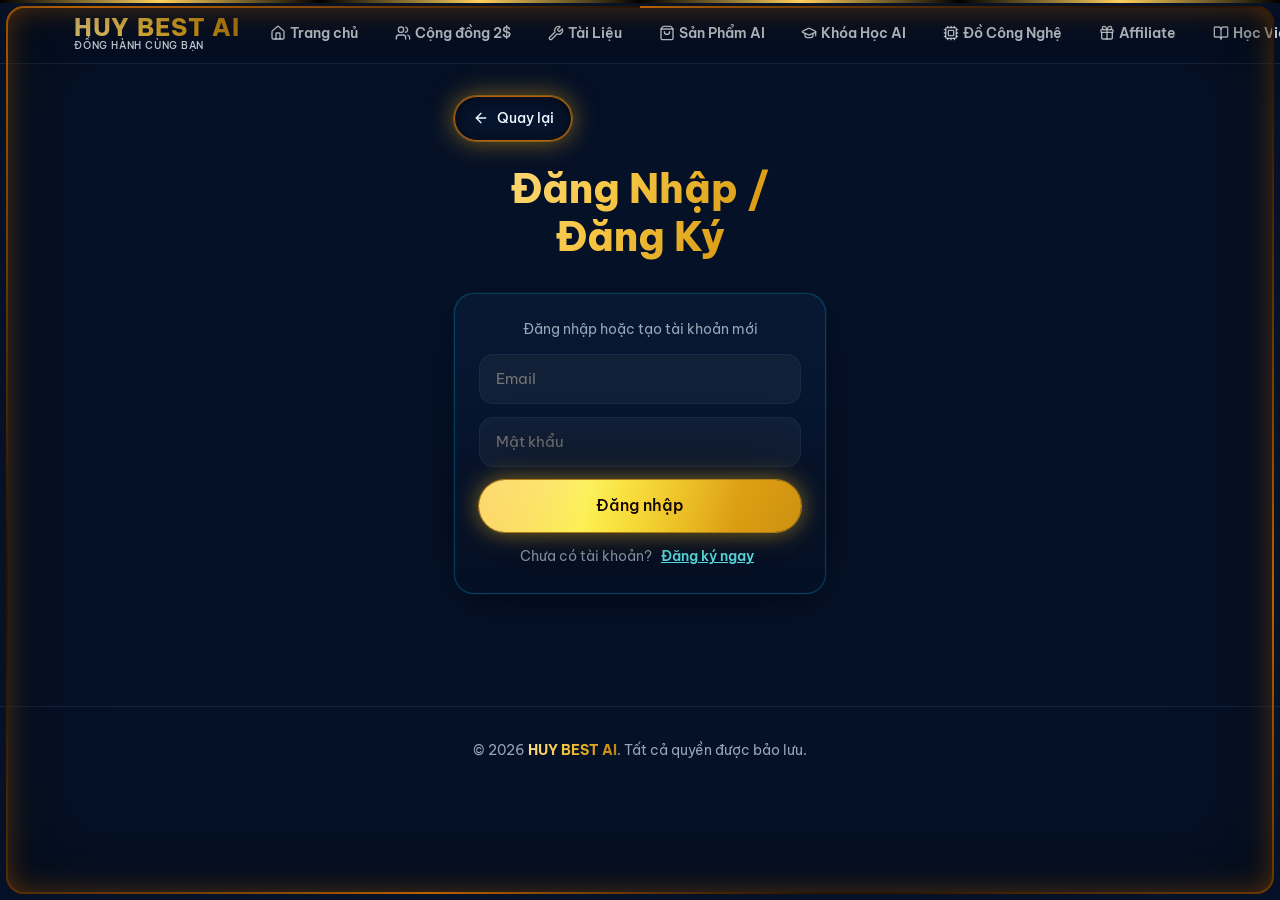
<file: TRANG BÁN HÀNG/admin.html>
<!DOCTYPE html>
<html lang="vi">
<head>
<meta charset="UTF-8">
<meta name="viewport" content="width=device-width, initial-scale=1.0">
<title>Đăng Nhập / Đăng Ký – Huy Best AI</title>
<meta name="description" content="Đăng nhập hoặc tạo tài khoản Huy Best AI.">
<link rel="preconnect" href="https://fonts.googleapis.com">
<link rel="preconnect" href="https://fonts.gstatic.com" crossorigin>
<link rel="stylesheet" href="https://fonts.googleapis.com/css2?family=Be+Vietnam+Pro:wght@400;500;600;700;800&display=swap">
<link rel="stylesheet" href="assets/style.css">
</head>
<body>
<div class="neon-frame" aria-hidden="true"><div class="led-runner"></div></div>
<div class="top-strip"></div>

<header class="site-header">
  <div class="container header-row">
    <a href="index.html" class="logo">
      <span class="name text-gradient-gold">HUY BEST AI</span>
      <span class="tagline">ĐỒNG HÀNH CÙNG BẠN</span>
    </a>
    <nav class="main-nav">
      <a href="index.html" class="nav-link"><svg xmlns="http://www.w3.org/2000/svg" width="24" height="24" viewBox="0 0 24 24" fill="none" stroke="currentColor" stroke-width="2" stroke-linecap="round" stroke-linejoin="round"><path d="M15 21v-8a1 1 0 0 0-1-1h-4a1 1 0 0 0-1 1v8"></path><path d="M3 10a2 2 0 0 1 .709-1.528l7-6a2 2 0 0 1 2.582 0l7 6A2 2 0 0 1 21 10v9a2 2 0 0 1-2 2H5a2 2 0 0 1-2-2z"></path></svg><span>Trang chủ</span></a>
      <a href="cong-dong-2usd.html" class="nav-link"><svg xmlns="http://www.w3.org/2000/svg" width="24" height="24" viewBox="0 0 24 24" fill="none" stroke="currentColor" stroke-width="2" stroke-linecap="round" stroke-linejoin="round"><path d="M16 21v-2a4 4 0 0 0-4-4H6a4 4 0 0 0-4 4v2"></path><path d="M16 3.128a4 4 0 0 1 0 7.744"></path><path d="M22 21v-2a4 4 0 0 0-3-3.87"></path><circle cx="9" cy="7" r="4"></circle></svg><span>Cộng đồng 2$</span></a>
      <a href="tool-trai-nghiem.html" class="nav-link"><svg xmlns="http://www.w3.org/2000/svg" width="24" height="24" viewBox="0 0 24 24" fill="none" stroke="currentColor" stroke-width="2" stroke-linecap="round" stroke-linejoin="round"><path d="M14.7 6.3a1 1 0 0 0 0 1.4l1.6 1.6a1 1 0 0 0 1.4 0l3.106-3.105c.32-.322.863-.22.983.218a6 6 0 0 1-8.259 7.057l-7.91 7.91a1 1 0 0 1-2.999-3l7.91-7.91a6 6 0 0 1 7.057-8.259c.438.12.54.662.219.984z"></path></svg><span>Tài Liệu</span></a>
      <a href="san-pham-ai.html" class="nav-link"><svg xmlns="http://www.w3.org/2000/svg" width="24" height="24" viewBox="0 0 24 24" fill="none" stroke="currentColor" stroke-width="2" stroke-linecap="round" stroke-linejoin="round"><path d="M16 10a4 4 0 0 1-8 0"></path><path d="M3.103 6.034h17.794"></path><path d="M3.4 5.467a2 2 0 0 0-.4 1.2V20a2 2 0 0 0 2 2h14a2 2 0 0 0 2-2V6.667a2 2 0 0 0-.4-1.2l-2-2.667A2 2 0 0 0 17 2H7a2 2 0 0 0-1.6.8z"></path></svg><span>Sản Phẩm AI</span></a>
      <a href="khoa-hoc-ai.html" class="nav-link"><svg xmlns="http://www.w3.org/2000/svg" width="24" height="24" viewBox="0 0 24 24" fill="none" stroke="currentColor" stroke-width="2" stroke-linecap="round" stroke-linejoin="round"><path d="M21.42 10.922a1 1 0 0 0-.019-1.838L12.83 5.18a2 2 0 0 0-1.66 0L2.6 9.08a1 1 0 0 0 0 1.832l8.57 3.908a2 2 0 0 0 1.66 0z"></path><path d="M22 10v6"></path><path d="M6 12.5V16a6 3 0 0 0 12 0v-3.5"></path></svg><span>Khóa Học AI</span></a>
      <a href="do-cong-nghe.html" class="nav-link"><svg xmlns="http://www.w3.org/2000/svg" width="24" height="24" viewBox="0 0 24 24" fill="none" stroke="currentColor" stroke-width="2" stroke-linecap="round" stroke-linejoin="round"><path d="M12 20v2"></path><path d="M12 2v2"></path><path d="M17 20v2"></path><path d="M17 2v2"></path><path d="M2 12h2"></path><path d="M2 17h2"></path><path d="M2 7h2"></path><path d="M20 12h2"></path><path d="M20 17h2"></path><path d="M20 7h2"></path><path d="M7 20v2"></path><path d="M7 2v2"></path><rect x="4" y="4" width="16" height="16" rx="2"></rect><rect x="8" y="8" width="8" height="8" rx="1"></rect></svg><span>Đồ Công Nghệ</span></a>
      <a href="affiliate.html" class="nav-link"><svg xmlns="http://www.w3.org/2000/svg" width="24" height="24" viewBox="0 0 24 24" fill="none" stroke="currentColor" stroke-width="2" stroke-linecap="round" stroke-linejoin="round"><path d="M12 7v14"></path><path d="M20 11v8a2 2 0 0 1-2 2H6a2 2 0 0 1-2-2v-8"></path><path d="M7.5 7a1 1 0 0 1 0-5A4.8 8 0 0 1 12 7a4.8 8 0 0 1 4.5-5 1 1 0 0 1 0 5"></path><rect x="3" y="7" width="18" height="4" rx="1"></rect></svg><span>Affiliate</span></a>
      <a href="hoc-vien.html" class="nav-link"><svg xmlns="http://www.w3.org/2000/svg" width="24" height="24" viewBox="0 0 24 24" fill="none" stroke="currentColor" stroke-width="2" stroke-linecap="round" stroke-linejoin="round"><path d="M12 7v14"></path><path d="M3 18a1 1 0 0 1-1-1V4a1 1 0 0 1 1-1h5a4 4 0 0 1 4 4 4 4 0 0 1 4-4h5a1 1 0 0 1 1 1v13a1 1 0 0 1-1 1h-6a3 3 0 0 0-3 3 3 3 0 0 0-3-3z"></path></svg><span>Học Viện</span></a>
      <a href="admin.html" class="nav-link"><svg xmlns="http://www.w3.org/2000/svg" width="24" height="24" viewBox="0 0 24 24" fill="none" stroke="currentColor" stroke-width="2" stroke-linecap="round" stroke-linejoin="round"><path d="M20 13c0 5-3.5 7.5-7.66 8.95a1 1 0 0 1-.67-.01C7.5 20.5 4 18 4 13V6a1 1 0 0 1 1-1c2 0 4.5-1.2 6.24-2.72a1.17 1.17 0 0 1 1.52 0C14.51 3.81 17 5 19 5a1 1 0 0 1 1 1z"></path></svg><span>Đăng nhập / Đăng ký</span></a>
    </nav>
  </div>
</header>

<main>
  <div class="page-wrap" style="max-width:420px;">
    <a href="index.html" class="back-btn neon-border-gold"><svg xmlns="http://www.w3.org/2000/svg" width="24" height="24" viewBox="0 0 24 24" fill="none" stroke="currentColor" stroke-width="2" stroke-linecap="round" stroke-linejoin="round"><path d="m12 19-7-7 7-7"></path><path d="M19 12H5"></path></svg> Quay lại</a>

    <h1 class="text-gradient-gold" style="text-align:center;margin-top:1.5rem;font-size:clamp(1.7rem,4vw,2.5rem);font-weight:800;">Đăng Nhập / Đăng Ký</h1>

    <form class="card-glow" style="padding:1.5rem;margin-top:2rem;display:grid;gap:.85rem;" data-stub-form>
      <p style="text-align:center;color:var(--muted-foreground);font-size:.9rem;">Đăng nhập hoặc tạo tài khoản mới</p>
      <input type="email" placeholder="Email" class="input" autocomplete="username">
      <input type="password" placeholder="Mật khẩu" class="input" autocomplete="current-password">
      <button type="submit" class="btn-neon btn-block" style="padding:.8rem;">Đăng nhập</button>
      <p style="text-align:center;font-size:.85rem;color:var(--muted-foreground);">Chưa có tài khoản? <button type="submit" style="color:var(--accent-pale);font-weight:600;text-decoration:underline;">Đăng ký ngay</button></p>
      <p data-stub-note hidden style="text-align:center;color:var(--accent-pale);font-size:.85rem;">Đây là giao diện mẫu — cần nối backend/xác thực thật để đăng nhập/đăng ký hoạt động.</p>
    </form>
  </div>
</main>

<footer class="site-footer">
  <div class="container">© 2026 <span class="text-gradient-gold" style="font-weight:700;">HUY BEST AI</span>. Tất cả quyền được bảo lưu.</div>
</footer>

<script src="assets/main.js"></script>
</body>
</html>
</file>
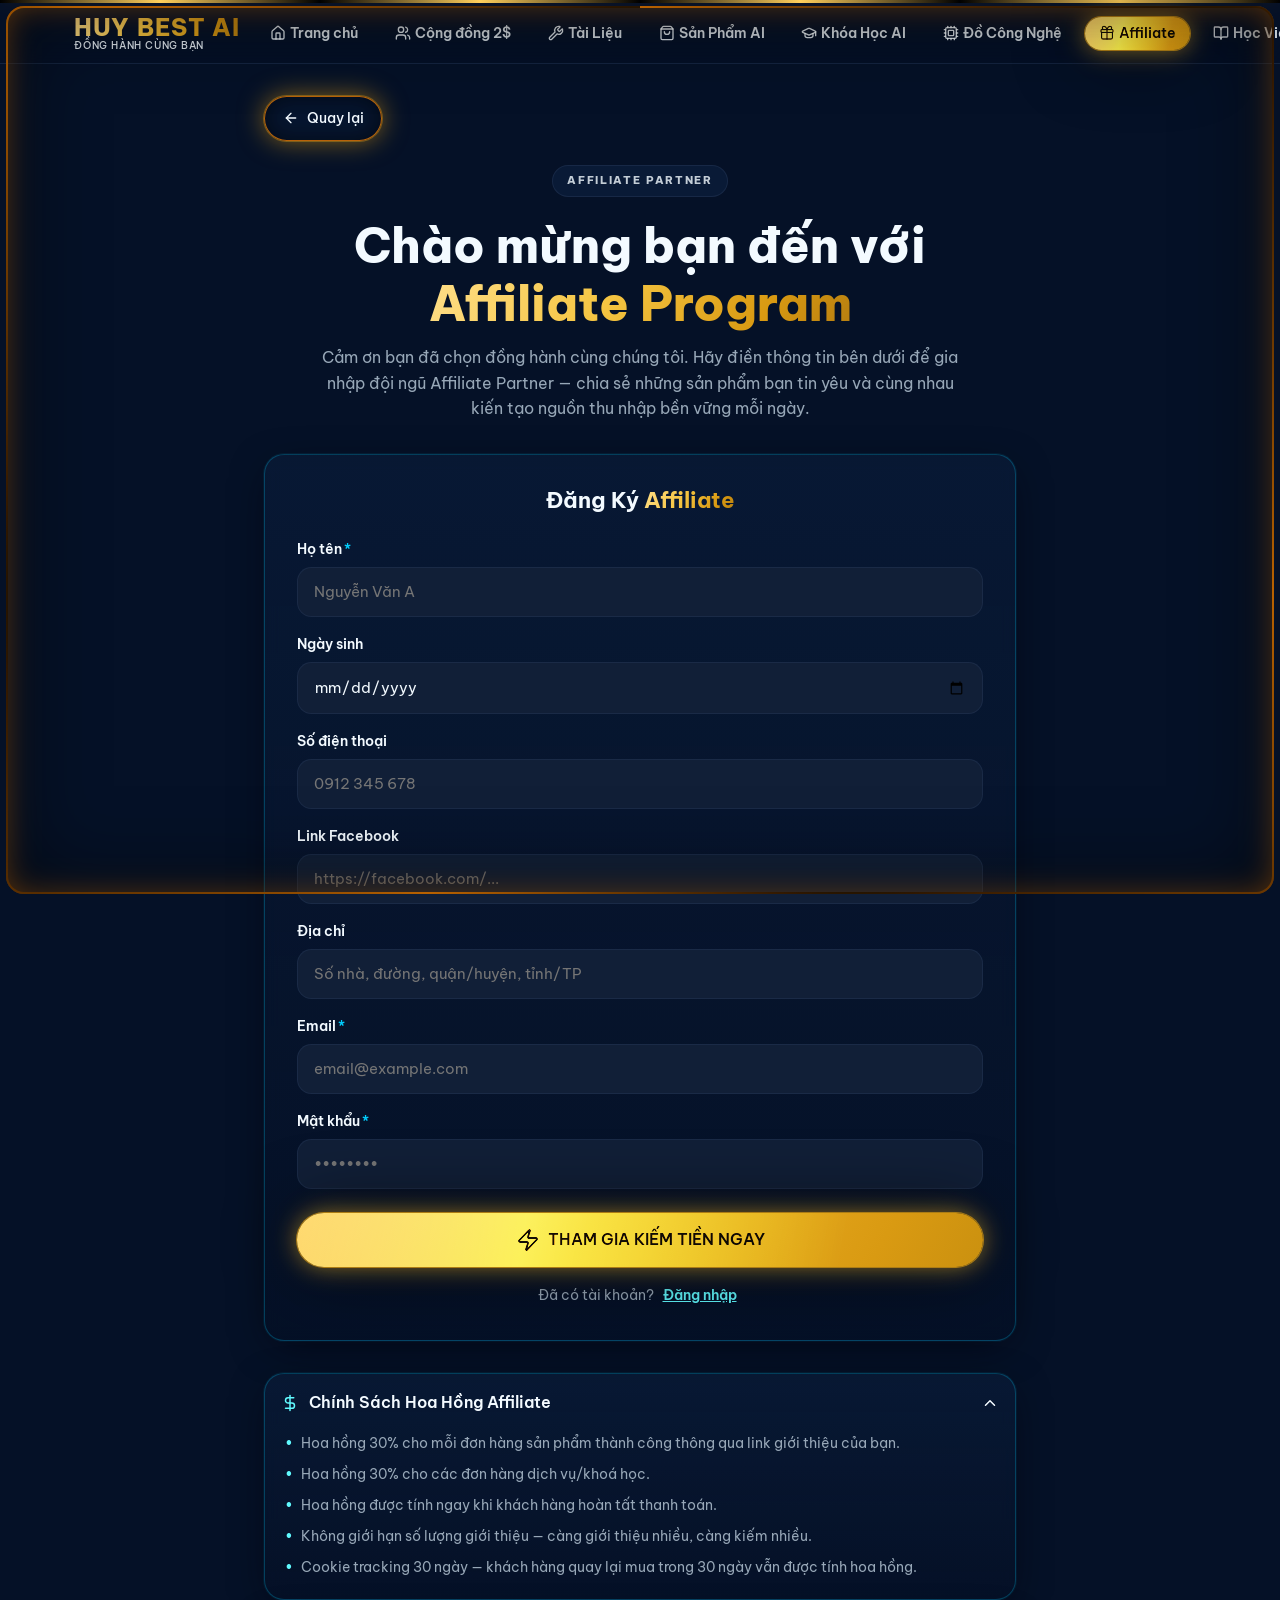
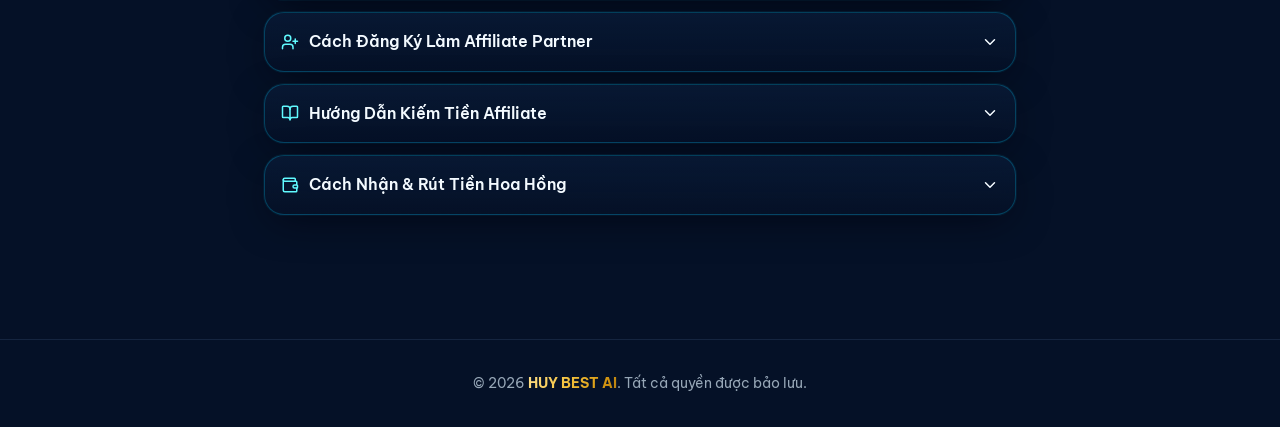
<file: TRANG BÁN HÀNG/affiliate.html>
<!DOCTYPE html>
<html lang="vi">
<head>
<meta charset="UTF-8">
<meta name="viewport" content="width=device-width, initial-scale=1.0">
<title>Affiliate – Huy Best AI</title>
<meta name="description" content="Nền tảng AI – Affiliate – Sản phẩm số của Huy Best AI.">
<link rel="preconnect" href="https://fonts.googleapis.com">
<link rel="preconnect" href="https://fonts.gstatic.com" crossorigin>
<link rel="stylesheet" href="https://fonts.googleapis.com/css2?family=Be+Vietnam+Pro:wght@400;500;600;700;800&display=swap">
<link rel="stylesheet" href="assets/style.css">
</head>
<body>
<div class="neon-frame" aria-hidden="true"><div class="led-runner"></div></div>
<div class="top-strip"></div>

<header class="site-header">
  <div class="container header-row">
    <a href="index.html" class="logo">
      <span class="name text-gradient-gold">HUY BEST AI</span>
      <span class="tagline">ĐỒNG HÀNH CÙNG BẠN</span>
    </a>
    <nav class="main-nav">
      <a href="index.html" class="nav-link"><svg xmlns="http://www.w3.org/2000/svg" width="24" height="24" viewBox="0 0 24 24" fill="none" stroke="currentColor" stroke-width="2" stroke-linecap="round" stroke-linejoin="round"><path d="M15 21v-8a1 1 0 0 0-1-1h-4a1 1 0 0 0-1 1v8"></path><path d="M3 10a2 2 0 0 1 .709-1.528l7-6a2 2 0 0 1 2.582 0l7 6A2 2 0 0 1 21 10v9a2 2 0 0 1-2 2H5a2 2 0 0 1-2-2z"></path></svg><span>Trang chủ</span></a>
      <a href="cong-dong-2usd.html" class="nav-link"><svg xmlns="http://www.w3.org/2000/svg" width="24" height="24" viewBox="0 0 24 24" fill="none" stroke="currentColor" stroke-width="2" stroke-linecap="round" stroke-linejoin="round"><path d="M16 21v-2a4 4 0 0 0-4-4H6a4 4 0 0 0-4 4v2"></path><path d="M16 3.128a4 4 0 0 1 0 7.744"></path><path d="M22 21v-2a4 4 0 0 0-3-3.87"></path><circle cx="9" cy="7" r="4"></circle></svg><span>Cộng đồng 2$</span></a>
      <a href="tool-trai-nghiem.html" class="nav-link"><svg xmlns="http://www.w3.org/2000/svg" width="24" height="24" viewBox="0 0 24 24" fill="none" stroke="currentColor" stroke-width="2" stroke-linecap="round" stroke-linejoin="round"><path d="M14.7 6.3a1 1 0 0 0 0 1.4l1.6 1.6a1 1 0 0 0 1.4 0l3.106-3.105c.32-.322.863-.22.983.218a6 6 0 0 1-8.259 7.057l-7.91 7.91a1 1 0 0 1-2.999-3l7.91-7.91a6 6 0 0 1 7.057-8.259c.438.12.54.662.219.984z"></path></svg><span>Tài Liệu</span></a>
      <a href="san-pham-ai.html" class="nav-link"><svg xmlns="http://www.w3.org/2000/svg" width="24" height="24" viewBox="0 0 24 24" fill="none" stroke="currentColor" stroke-width="2" stroke-linecap="round" stroke-linejoin="round"><path d="M16 10a4 4 0 0 1-8 0"></path><path d="M3.103 6.034h17.794"></path><path d="M3.4 5.467a2 2 0 0 0-.4 1.2V20a2 2 0 0 0 2 2h14a2 2 0 0 0 2-2V6.667a2 2 0 0 0-.4-1.2l-2-2.667A2 2 0 0 0 17 2H7a2 2 0 0 0-1.6.8z"></path></svg><span>Sản Phẩm AI</span></a>
      <a href="khoa-hoc-ai.html" class="nav-link"><svg xmlns="http://www.w3.org/2000/svg" width="24" height="24" viewBox="0 0 24 24" fill="none" stroke="currentColor" stroke-width="2" stroke-linecap="round" stroke-linejoin="round"><path d="M21.42 10.922a1 1 0 0 0-.019-1.838L12.83 5.18a2 2 0 0 0-1.66 0L2.6 9.08a1 1 0 0 0 0 1.832l8.57 3.908a2 2 0 0 0 1.66 0z"></path><path d="M22 10v6"></path><path d="M6 12.5V16a6 3 0 0 0 12 0v-3.5"></path></svg><span>Khóa Học AI</span></a>
      <a href="do-cong-nghe.html" class="nav-link"><svg xmlns="http://www.w3.org/2000/svg" width="24" height="24" viewBox="0 0 24 24" fill="none" stroke="currentColor" stroke-width="2" stroke-linecap="round" stroke-linejoin="round"><path d="M12 20v2"></path><path d="M12 2v2"></path><path d="M17 20v2"></path><path d="M17 2v2"></path><path d="M2 12h2"></path><path d="M2 17h2"></path><path d="M2 7h2"></path><path d="M20 12h2"></path><path d="M20 17h2"></path><path d="M20 7h2"></path><path d="M7 20v2"></path><path d="M7 2v2"></path><rect x="4" y="4" width="16" height="16" rx="2"></rect><rect x="8" y="8" width="8" height="8" rx="1"></rect></svg><span>Đồ Công Nghệ</span></a>
      <a href="affiliate.html" class="nav-link"><svg xmlns="http://www.w3.org/2000/svg" width="24" height="24" viewBox="0 0 24 24" fill="none" stroke="currentColor" stroke-width="2" stroke-linecap="round" stroke-linejoin="round"><path d="M12 7v14"></path><path d="M20 11v8a2 2 0 0 1-2 2H6a2 2 0 0 1-2-2v-8"></path><path d="M7.5 7a1 1 0 0 1 0-5A4.8 8 0 0 1 12 7a4.8 8 0 0 1 4.5-5 1 1 0 0 1 0 5"></path><rect x="3" y="7" width="18" height="4" rx="1"></rect></svg><span>Affiliate</span></a>
      <a href="hoc-vien.html" class="nav-link"><svg xmlns="http://www.w3.org/2000/svg" width="24" height="24" viewBox="0 0 24 24" fill="none" stroke="currentColor" stroke-width="2" stroke-linecap="round" stroke-linejoin="round"><path d="M12 7v14"></path><path d="M3 18a1 1 0 0 1-1-1V4a1 1 0 0 1 1-1h5a4 4 0 0 1 4 4 4 4 0 0 1 4-4h5a1 1 0 0 1 1 1v13a1 1 0 0 1-1 1h-6a3 3 0 0 0-3 3 3 3 0 0 0-3-3z"></path></svg><span>Học Viện</span></a>
      <a href="admin.html" class="nav-link"><svg xmlns="http://www.w3.org/2000/svg" width="24" height="24" viewBox="0 0 24 24" fill="none" stroke="currentColor" stroke-width="2" stroke-linecap="round" stroke-linejoin="round"><path d="M20 13c0 5-3.5 7.5-7.66 8.95a1 1 0 0 1-.67-.01C7.5 20.5 4 18 4 13V6a1 1 0 0 1 1-1c2 0 4.5-1.2 6.24-2.72a1.17 1.17 0 0 1 1.52 0C14.51 3.81 17 5 19 5a1 1 0 0 1 1 1z"></path></svg><span>Đăng nhập / Đăng ký</span></a>
    </nav>
  </div>
</header>

<main>
  <div class="page-wrap" style="max-width:800px;">
    <a href="index.html" class="back-btn neon-border-gold"><svg xmlns="http://www.w3.org/2000/svg" width="24" height="24" viewBox="0 0 24 24" fill="none" stroke="currentColor" stroke-width="2" stroke-linecap="round" stroke-linejoin="round"><path d="m12 19-7-7 7-7"></path><path d="M19 12H5"></path></svg> Quay lại</a>

    <div class="page-head">
      <span class="chip" style="background:var(--card);color:color-mix(in oklab,var(--foreground) 80%,transparent);border-color:var(--border);font-size:.7rem;letter-spacing:.15em;font-weight:800;">AFFILIATE PARTNER</span>
      <h1 style="margin-top:1.25rem;font-size:clamp(1.9rem,4.5vw,3rem);font-weight:800;">Chào mừng bạn đến với <span class="text-gradient-gold">Affiliate Program</span></h1>
      <p>Cảm ơn bạn đã chọn đồng hành cùng chúng tôi. Hãy điền thông tin bên dưới để gia nhập đội ngũ Affiliate Partner — chia sẻ những sản phẩm bạn tin yêu và cùng nhau kiến tạo nguồn thu nhập bền vững mỗi ngày.</p>
    </div>

    <div class="card-glow" style="padding:2rem;">
      <h2 style="text-align:center;font-size:1.4rem;font-weight:700;">Đăng Ký <span class="text-gradient-gold">Affiliate</span></h2>
      <form style="margin-top:1.5rem;" data-stub-form>
        <label class="form-field">
          <span class="label">Họ tên<span class="required">*</span></span>
          <input required class="input" placeholder="Nguyễn Văn A">
        </label>
        <label class="form-field">
          <span class="label">Ngày sinh</span>
          <input type="date" class="input">
        </label>
        <label class="form-field">
          <span class="label">Số điện thoại</span>
          <input class="input" placeholder="0912 345 678">
        </label>
        <label class="form-field">
          <span class="label">Link Facebook</span>
          <input class="input" placeholder="https://facebook.com/...">
        </label>
        <label class="form-field">
          <span class="label">Địa chỉ</span>
          <input class="input" placeholder="Số nhà, đường, quận/huyện, tỉnh/TP">
        </label>
        <label class="form-field">
          <span class="label">Email<span class="required">*</span></span>
          <input required type="email" class="input" placeholder="email@example.com">
        </label>
        <label class="form-field">
          <span class="label">Mật khẩu<span class="required">*</span></span>
          <input required type="password" class="input" placeholder="••••••••">
        </label>
        <button type="submit" class="btn-neon btn-block" style="padding:.9rem;font-size:1rem;margin-top:.5rem;">
          <svg xmlns="http://www.w3.org/2000/svg" width="24" height="24" viewBox="0 0 24 24" fill="none" stroke="currentColor" stroke-width="2" stroke-linecap="round" stroke-linejoin="round"><path d="M4 14a1 1 0 0 1-.78-1.63l9.9-10.2a.5.5 0 0 1 .86.46l-1.92 6.02A1 1 0 0 0 13 10h7a1 1 0 0 1 .78 1.63l-9.9 10.2a.5.5 0 0 1-.86-.46l1.92-6.02A1 1 0 0 0 11 14z"></path></svg>
          THAM GIA KIẾM TIỀN NGAY
        </button>
        <p data-stub-note hidden style="text-align:center;margin-top:1rem;color:var(--accent-pale);font-size:.9rem;">Đây là bản demo giao diện — cần nối backend thật để đăng ký hoạt động.</p>
        <p style="text-align:center;margin-top:1rem;font-size:.9rem;color:var(--muted-foreground);">Đã có tài khoản? <button type="button" style="color:var(--accent-pale);font-weight:600;text-decoration:underline;">Đăng nhập</button></p>
      </form>
    </div>

    <div class="section" style="margin-top:2rem;">
      <div class="accordion-item card-glow">
        <button class="accordion-trigger" data-accordion-trigger aria-expanded="true" aria-controls="acc-1">
          <span style="display:flex;align-items:center;gap:.6rem;"><svg class="icon" xmlns="http://www.w3.org/2000/svg" width="24" height="24" viewBox="0 0 24 24" fill="none" stroke="currentColor" stroke-width="2" stroke-linecap="round" stroke-linejoin="round"><line x1="12" x2="12" y1="2" y2="22"></line><path d="M17 5H9.5a3.5 3.5 0 0 0 0 7h5a3.5 3.5 0 0 1 0 7H6"></path></svg> Chính Sách Hoa Hồng Affiliate</span>
          <svg class="chevron" xmlns="http://www.w3.org/2000/svg" width="24" height="24" viewBox="0 0 24 24" fill="none" stroke="currentColor" stroke-width="2" stroke-linecap="round" stroke-linejoin="round"><path d="m6 9 6 6 6-6"></path></svg>
        </button>
        <ul class="accordion-panel" id="acc-1">
          <li><span class="dot">•</span><span>Hoa hồng 30% cho mỗi đơn hàng sản phẩm thành công thông qua link giới thiệu của bạn.</span></li>
          <li><span class="dot">•</span><span>Hoa hồng 30% cho các đơn hàng dịch vụ/khoá học.</span></li>
          <li><span class="dot">•</span><span>Hoa hồng được tính ngay khi khách hàng hoàn tất thanh toán.</span></li>
          <li><span class="dot">•</span><span>Không giới hạn số lượng giới thiệu — càng giới thiệu nhiều, càng kiếm nhiều.</span></li>
          <li><span class="dot">•</span><span>Cookie tracking 30 ngày — khách hàng quay lại mua trong 30 ngày vẫn được tính hoa hồng.</span></li>
        </ul>
      </div>
      <div class="accordion-item card-glow">
        <button class="accordion-trigger" data-accordion-trigger aria-expanded="false" aria-controls="acc-2">
          <span style="display:flex;align-items:center;gap:.6rem;"><svg class="icon" xmlns="http://www.w3.org/2000/svg" width="24" height="24" viewBox="0 0 24 24" fill="none" stroke="currentColor" stroke-width="2" stroke-linecap="round" stroke-linejoin="round"><path d="M16 21v-2a4 4 0 0 0-4-4H6a4 4 0 0 0-4 4v2"></path><circle cx="9" cy="7" r="4"></circle><line x1="19" x2="19" y1="8" y2="14"></line><line x1="22" x2="16" y1="11" y2="11"></line></svg> Cách Đăng Ký Làm Affiliate Partner</span>
          <svg class="chevron" xmlns="http://www.w3.org/2000/svg" width="24" height="24" viewBox="0 0 24 24" fill="none" stroke="currentColor" stroke-width="2" stroke-linecap="round" stroke-linejoin="round"><path d="m6 9 6 6 6-6"></path></svg>
        </button>
        <ul class="accordion-panel" id="acc-2" hidden>
          <li><span class="dot">•</span><span>Điền form đăng ký phía trên với thông tin chính xác.</span></li>
          <li><span class="dot">•</span><span>Chờ email xác nhận và nhận link giới thiệu riêng của bạn.</span></li>
          <li><span class="dot">•</span><span>Bắt đầu chia sẻ link tới cộng đồng/kênh của bạn.</span></li>
        </ul>
      </div>
      <div class="accordion-item card-glow">
        <button class="accordion-trigger" data-accordion-trigger aria-expanded="false" aria-controls="acc-3">
          <span style="display:flex;align-items:center;gap:.6rem;"><svg class="icon" xmlns="http://www.w3.org/2000/svg" width="24" height="24" viewBox="0 0 24 24" fill="none" stroke="currentColor" stroke-width="2" stroke-linecap="round" stroke-linejoin="round"><path d="M12 7v14"></path><path d="M3 18a1 1 0 0 1-1-1V4a1 1 0 0 1 1-1h5a4 4 0 0 1 4 4 4 4 0 0 1 4-4h5a1 1 0 0 1 1 1v13a1 1 0 0 1-1 1h-6a3 3 0 0 0-3 3 3 3 0 0 0-3-3z"></path></svg> Hướng Dẫn Kiếm Tiền Affiliate</span>
          <svg class="chevron" xmlns="http://www.w3.org/2000/svg" width="24" height="24" viewBox="0 0 24 24" fill="none" stroke="currentColor" stroke-width="2" stroke-linecap="round" stroke-linejoin="round"><path d="m6 9 6 6 6-6"></path></svg>
        </button>
        <ul class="accordion-panel" id="acc-3" hidden>
          <li><span class="dot">•</span><span>Chọn sản phẩm phù hợp với đối tượng theo dõi của bạn.</span></li>
          <li><span class="dot">•</span><span>Chia sẻ trải nghiệm thật, tránh spam link.</span></li>
          <li><span class="dot">•</span><span>Theo dõi hiệu quả và tối ưu nội dung giới thiệu theo thời gian.</span></li>
        </ul>
      </div>
      <div class="accordion-item card-glow">
        <button class="accordion-trigger" data-accordion-trigger aria-expanded="false" aria-controls="acc-4">
          <span style="display:flex;align-items:center;gap:.6rem;"><svg class="icon" xmlns="http://www.w3.org/2000/svg" width="24" height="24" viewBox="0 0 24 24" fill="none" stroke="currentColor" stroke-width="2" stroke-linecap="round" stroke-linejoin="round"><path d="M19 7V4a1 1 0 0 0-1-1H5a2 2 0 0 0 0 4h15a1 1 0 0 1 1 1v4h-3a2 2 0 0 0 0 4h3a1 1 0 0 0 1-1v-2a1 1 0 0 0-1-1"></path><path d="M3 5v14a2 2 0 0 0 2 2h15a1 1 0 0 0 1-1v-4"></path></svg> Cách Nhận &amp; Rút Tiền Hoa Hồng</span>
          <svg class="chevron" xmlns="http://www.w3.org/2000/svg" width="24" height="24" viewBox="0 0 24 24" fill="none" stroke="currentColor" stroke-width="2" stroke-linecap="round" stroke-linejoin="round"><path d="m6 9 6 6 6-6"></path></svg>
        </button>
        <ul class="accordion-panel" id="acc-4" hidden>
          <li><span class="dot">•</span><span>Hoa hồng được cộng dồn vào ví Affiliate của bạn theo thời gian thực.</span></li>
          <li><span class="dot">•</span><span>Rút tiền về tài khoản ngân hàng khi đạt mức tối thiểu quy định.</span></li>
        </ul>
      </div>
    </div>
  </div>
</main>

<footer class="site-footer">
  <div class="container">© 2026 <span class="text-gradient-gold" style="font-weight:700;">HUY BEST AI</span>. Tất cả quyền được bảo lưu.</div>
</footer>

<script src="assets/main.js"></script>
</body>
</html>
</file>
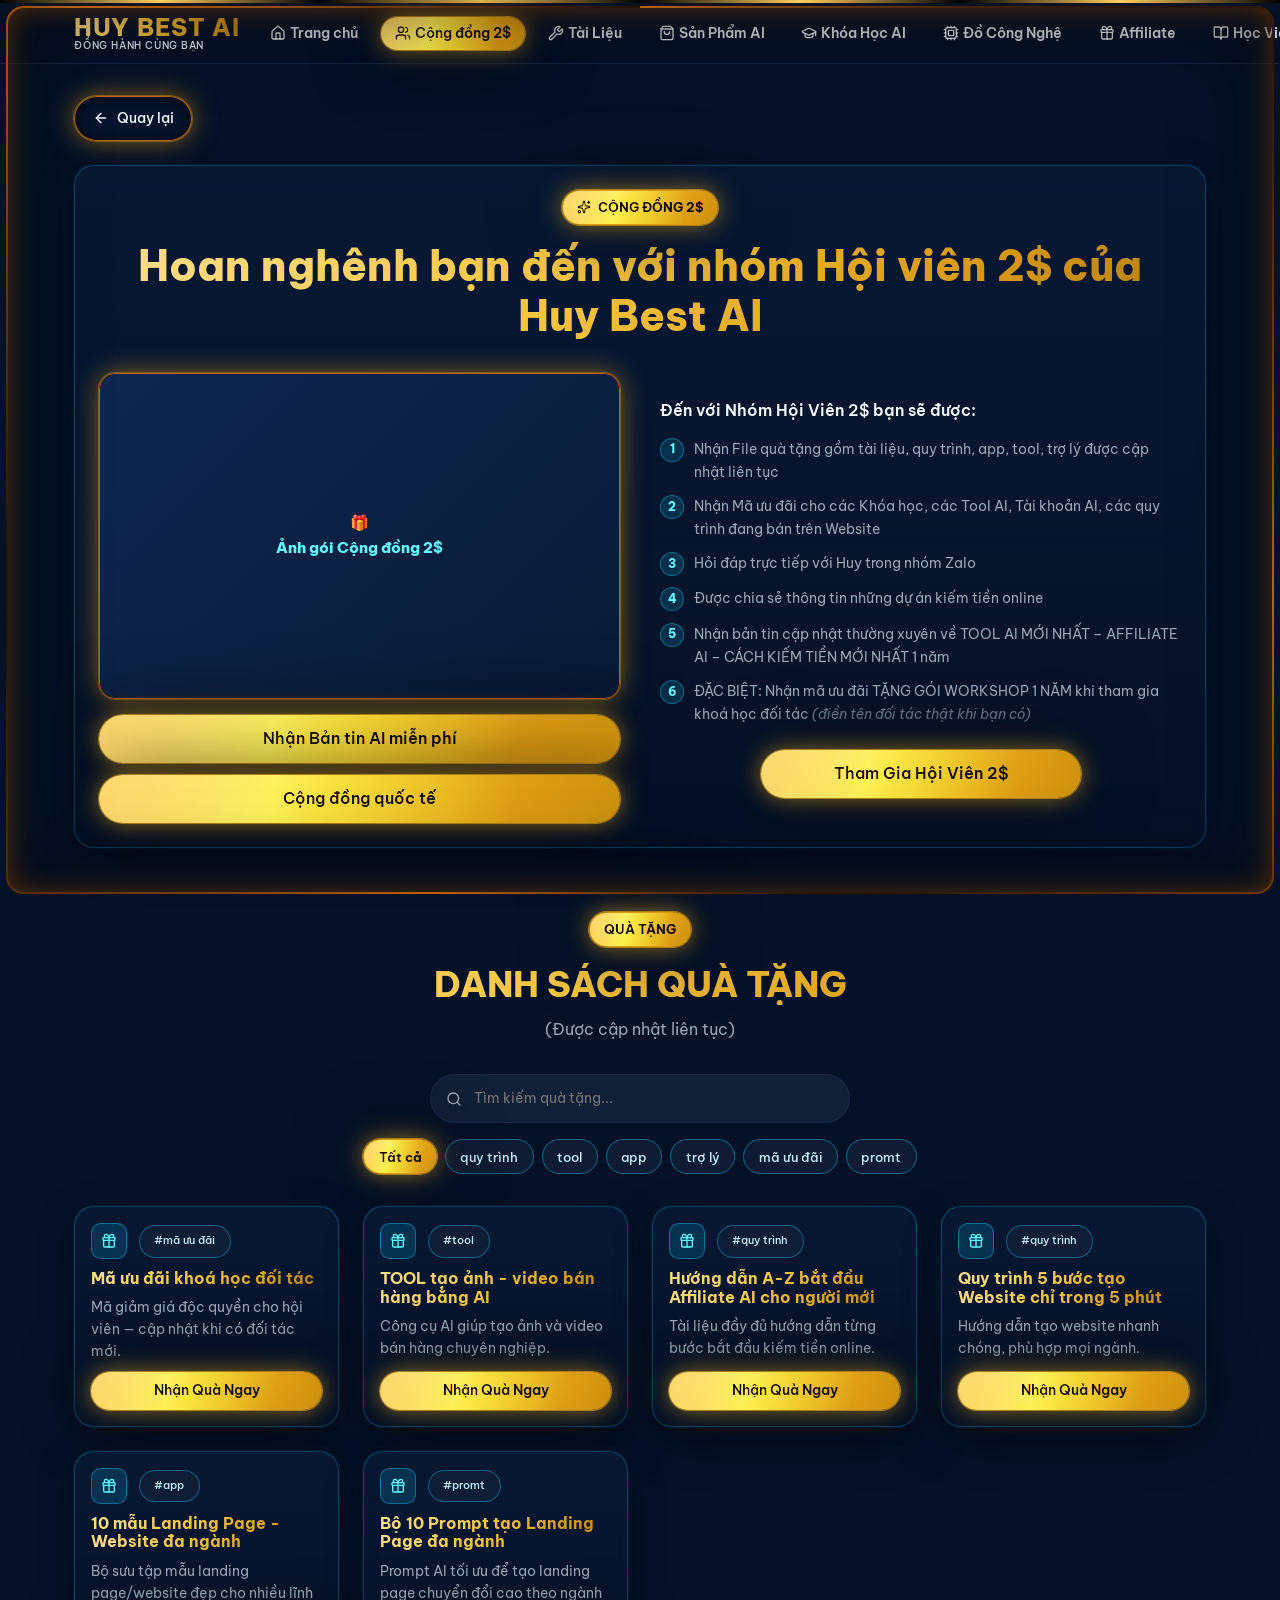
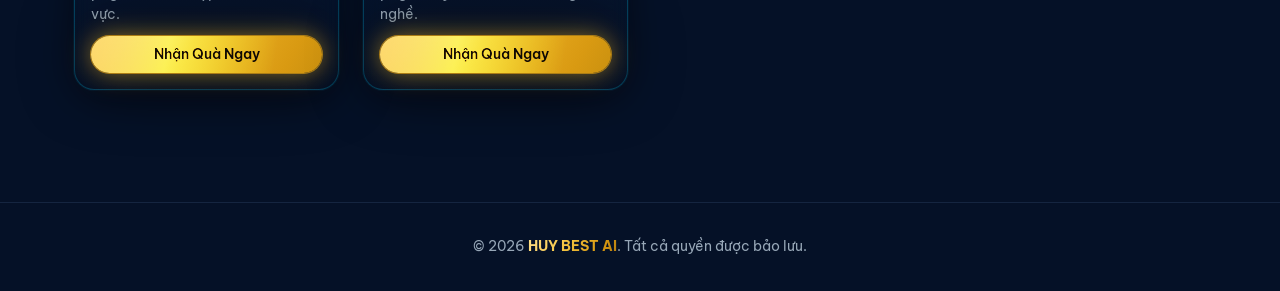
<file: TRANG BÁN HÀNG/cong-dong-2usd.html>
<!DOCTYPE html>
<html lang="vi">
<head>
<meta charset="UTF-8">
<meta name="viewport" content="width=device-width, initial-scale=1.0">
<title>Cộng đồng 2$ – Huy Best AI</title>
<meta name="description" content="Nền tảng AI – Affiliate – Sản phẩm số của Huy Best AI.">
<link rel="preconnect" href="https://fonts.googleapis.com">
<link rel="preconnect" href="https://fonts.gstatic.com" crossorigin>
<link rel="stylesheet" href="https://fonts.googleapis.com/css2?family=Be+Vietnam+Pro:wght@400;500;600;700;800&display=swap">
<link rel="stylesheet" href="assets/style.css">
</head>
<body>
<div class="neon-frame" aria-hidden="true"><div class="led-runner"></div></div>
<div class="top-strip"></div>

<header class="site-header">
  <div class="container header-row">
    <a href="index.html" class="logo">
      <span class="name text-gradient-gold">HUY BEST AI</span>
      <span class="tagline">ĐỒNG HÀNH CÙNG BẠN</span>
    </a>
    <nav class="main-nav">
      <a href="index.html" class="nav-link"><svg xmlns="http://www.w3.org/2000/svg" width="24" height="24" viewBox="0 0 24 24" fill="none" stroke="currentColor" stroke-width="2" stroke-linecap="round" stroke-linejoin="round"><path d="M15 21v-8a1 1 0 0 0-1-1h-4a1 1 0 0 0-1 1v8"></path><path d="M3 10a2 2 0 0 1 .709-1.528l7-6a2 2 0 0 1 2.582 0l7 6A2 2 0 0 1 21 10v9a2 2 0 0 1-2 2H5a2 2 0 0 1-2-2z"></path></svg><span>Trang chủ</span></a>
      <a href="cong-dong-2usd.html" class="nav-link"><svg xmlns="http://www.w3.org/2000/svg" width="24" height="24" viewBox="0 0 24 24" fill="none" stroke="currentColor" stroke-width="2" stroke-linecap="round" stroke-linejoin="round"><path d="M16 21v-2a4 4 0 0 0-4-4H6a4 4 0 0 0-4 4v2"></path><path d="M16 3.128a4 4 0 0 1 0 7.744"></path><path d="M22 21v-2a4 4 0 0 0-3-3.87"></path><circle cx="9" cy="7" r="4"></circle></svg><span>Cộng đồng 2$</span></a>
      <a href="tool-trai-nghiem.html" class="nav-link"><svg xmlns="http://www.w3.org/2000/svg" width="24" height="24" viewBox="0 0 24 24" fill="none" stroke="currentColor" stroke-width="2" stroke-linecap="round" stroke-linejoin="round"><path d="M14.7 6.3a1 1 0 0 0 0 1.4l1.6 1.6a1 1 0 0 0 1.4 0l3.106-3.105c.32-.322.863-.22.983.218a6 6 0 0 1-8.259 7.057l-7.91 7.91a1 1 0 0 1-2.999-3l7.91-7.91a6 6 0 0 1 7.057-8.259c.438.12.54.662.219.984z"></path></svg><span>Tài Liệu</span></a>
      <a href="san-pham-ai.html" class="nav-link"><svg xmlns="http://www.w3.org/2000/svg" width="24" height="24" viewBox="0 0 24 24" fill="none" stroke="currentColor" stroke-width="2" stroke-linecap="round" stroke-linejoin="round"><path d="M16 10a4 4 0 0 1-8 0"></path><path d="M3.103 6.034h17.794"></path><path d="M3.4 5.467a2 2 0 0 0-.4 1.2V20a2 2 0 0 0 2 2h14a2 2 0 0 0 2-2V6.667a2 2 0 0 0-.4-1.2l-2-2.667A2 2 0 0 0 17 2H7a2 2 0 0 0-1.6.8z"></path></svg><span>Sản Phẩm AI</span></a>
      <a href="khoa-hoc-ai.html" class="nav-link"><svg xmlns="http://www.w3.org/2000/svg" width="24" height="24" viewBox="0 0 24 24" fill="none" stroke="currentColor" stroke-width="2" stroke-linecap="round" stroke-linejoin="round"><path d="M21.42 10.922a1 1 0 0 0-.019-1.838L12.83 5.18a2 2 0 0 0-1.66 0L2.6 9.08a1 1 0 0 0 0 1.832l8.57 3.908a2 2 0 0 0 1.66 0z"></path><path d="M22 10v6"></path><path d="M6 12.5V16a6 3 0 0 0 12 0v-3.5"></path></svg><span>Khóa Học AI</span></a>
      <a href="do-cong-nghe.html" class="nav-link"><svg xmlns="http://www.w3.org/2000/svg" width="24" height="24" viewBox="0 0 24 24" fill="none" stroke="currentColor" stroke-width="2" stroke-linecap="round" stroke-linejoin="round"><path d="M12 20v2"></path><path d="M12 2v2"></path><path d="M17 20v2"></path><path d="M17 2v2"></path><path d="M2 12h2"></path><path d="M2 17h2"></path><path d="M2 7h2"></path><path d="M20 12h2"></path><path d="M20 17h2"></path><path d="M20 7h2"></path><path d="M7 20v2"></path><path d="M7 2v2"></path><rect x="4" y="4" width="16" height="16" rx="2"></rect><rect x="8" y="8" width="8" height="8" rx="1"></rect></svg><span>Đồ Công Nghệ</span></a>
      <a href="affiliate.html" class="nav-link"><svg xmlns="http://www.w3.org/2000/svg" width="24" height="24" viewBox="0 0 24 24" fill="none" stroke="currentColor" stroke-width="2" stroke-linecap="round" stroke-linejoin="round"><path d="M12 7v14"></path><path d="M20 11v8a2 2 0 0 1-2 2H6a2 2 0 0 1-2-2v-8"></path><path d="M7.5 7a1 1 0 0 1 0-5A4.8 8 0 0 1 12 7a4.8 8 0 0 1 4.5-5 1 1 0 0 1 0 5"></path><rect x="3" y="7" width="18" height="4" rx="1"></rect></svg><span>Affiliate</span></a>
      <a href="hoc-vien.html" class="nav-link"><svg xmlns="http://www.w3.org/2000/svg" width="24" height="24" viewBox="0 0 24 24" fill="none" stroke="currentColor" stroke-width="2" stroke-linecap="round" stroke-linejoin="round"><path d="M12 7v14"></path><path d="M3 18a1 1 0 0 1-1-1V4a1 1 0 0 1 1-1h5a4 4 0 0 1 4 4 4 4 0 0 1 4-4h5a1 1 0 0 1 1 1v13a1 1 0 0 1-1 1h-6a3 3 0 0 0-3 3 3 3 0 0 0-3-3z"></path></svg><span>Học Viện</span></a>
      <a href="admin.html" class="nav-link"><svg xmlns="http://www.w3.org/2000/svg" width="24" height="24" viewBox="0 0 24 24" fill="none" stroke="currentColor" stroke-width="2" stroke-linecap="round" stroke-linejoin="round"><path d="M20 13c0 5-3.5 7.5-7.66 8.95a1 1 0 0 1-.67-.01C7.5 20.5 4 18 4 13V6a1 1 0 0 1 1-1c2 0 4.5-1.2 6.24-2.72a1.17 1.17 0 0 1 1.52 0C14.51 3.81 17 5 19 5a1 1 0 0 1 1 1z"></path></svg><span>Đăng nhập / Đăng ký</span></a>
    </nav>
  </div>
</header>

<main>
  <div class="page-wrap">
    <a href="index.html" class="back-btn neon-border-gold"><svg xmlns="http://www.w3.org/2000/svg" width="24" height="24" viewBox="0 0 24 24" fill="none" stroke="currentColor" stroke-width="2" stroke-linecap="round" stroke-linejoin="round"><path d="m12 19-7-7 7-7"></path><path d="M19 12H5"></path></svg> Quay lại</a>

    <section class="card-glow" style="padding:1.5rem;margin-top:1.5rem;">
      <div style="text-align:center;margin-bottom:2rem;">
        <span class="chip chip-active eyebrow-chip"><svg xmlns="http://www.w3.org/2000/svg" width="24" height="24" viewBox="0 0 24 24" fill="none" stroke="currentColor" stroke-width="2" stroke-linecap="round" stroke-linejoin="round"><path d="M11.017 2.814a1 1 0 0 1 1.966 0l1.051 5.558a2 2 0 0 0 1.594 1.594l5.558 1.051a1 1 0 0 1 0 1.966l-5.558 1.051a2 2 0 0 0-1.594 1.594l-1.051 5.558a1 1 0 0 1-1.966 0l-1.051-5.558a2 2 0 0 0-1.594-1.594l-5.558-1.051a1 1 0 0 1 0-1.966l5.558-1.051a2 2 0 0 0 1.594-1.594z"></path><path d="M20 2v4"></path><path d="M22 4h-4"></path><circle cx="4" cy="20" r="2"></circle></svg> CỘNG ĐỒNG 2$</span>
        <h1 class="text-gradient-gold" style="margin-top:1rem;font-size:clamp(1.7rem,4vw,2.6rem);font-weight:800;">Hoan nghênh bạn đến với nhóm Hội viên 2$ của Huy Best AI</h1>
      </div>
      <div class="hero-grid">
        <div>
          <div class="neon-border-gold" style="border-radius:1rem;overflow:hidden;">
            <div class="img-placeholder">🎁<br>Ảnh gói Cộng đồng 2$</div>
          </div>
          <div style="margin-top:1rem;display:flex;flex-direction:column;gap:.75rem;">
            <a href="#" target="_blank" rel="noreferrer" class="btn-neon btn-block" style="text-align:center;">Nhận Bản tin AI miễn phí</a>
            <a href="#" target="_blank" rel="noreferrer" class="btn-neon btn-block" style="text-align:center;">Cộng đồng quốc tế</a>
          </div>
        </div>
        <div>
          <p style="font-weight:600;">Đến với Nhóm Hội Viên 2$ bạn sẽ được:</p>
          <ol class="numbered-list" style="margin-top:.9rem;">
            <li><span class="num-badge">1</span><span>Nhận File quà tặng gồm tài liệu, quy trình, app, tool, trợ lý được cập nhật liên tục</span></li>
            <li><span class="num-badge">2</span><span>Nhận Mã ưu đãi cho các Khóa học, các Tool AI, Tài khoản AI, các quy trình đang bán trên Website</span></li>
            <li><span class="num-badge">3</span><span>Hỏi đáp trực tiếp với Huy trong nhóm Zalo</span></li>
            <li><span class="num-badge">4</span><span>Được chia sẻ thông tin những dự án kiếm tiền online</span></li>
            <li><span class="num-badge">5</span><span>Nhận bản tin cập nhật thường xuyên về TOOL AI MỚI NHẤT – AFFILIATE AI – CÁCH KIẾM TIỀN MỚI NHẤT 1 năm</span></li>
            <li><span class="num-badge">6</span><span>ĐẶC BIỆT: Nhận mã ưu đãi TẶNG GÓI WORKSHOP 1 NĂM khi tham gia khoá học đối tác <em style="opacity:.7">(điền tên đối tác thật khi bạn có)</em></span></li>
          </ol>
          <div style="display:flex;justify-content:center;margin-top:1.5rem;">
            <button class="btn-neon btn-block" style="max-width:320px;">Tham Gia Hội Viên 2$</button>
          </div>
        </div>
      </div>
    </section>

    <section class="section" data-catalog>
      <div class="section-head">
        <span class="chip chip-active">QUÀ TẶNG</span>
        <h2 class="text-gradient-gold">DANH SÁCH QUÀ TẶNG</h2>
        <p>(Được cập nhật liên tục)</p>
      </div>
      <div class="catalog-controls">
        <div class="search-wrap">
          <svg xmlns="http://www.w3.org/2000/svg" width="24" height="24" viewBox="0 0 24 24" fill="none" stroke="currentColor" stroke-width="2" stroke-linecap="round" stroke-linejoin="round"><path d="m21 21-4.34-4.34"></path><circle cx="11" cy="11" r="8"></circle></svg>
          <input data-search-input placeholder="Tìm kiếm quà tặng..." class="search-input">
        </div>
        <div class="filter-row">
          <button class="chip chip-active" data-filter="all">Tất cả</button>
          <button class="chip" data-filter="quy trình">quy trình</button>
          <button class="chip" data-filter="tool">tool</button>
          <button class="chip" data-filter="app">app</button>
          <button class="chip" data-filter="trợ lý">trợ lý</button>
          <button class="chip" data-filter="mã ưu đãi">mã ưu đãi</button>
          <button class="chip" data-filter="promt">promt</button>
        </div>
      </div>
      <div class="card-grid cols-4">
        <div class="card-glow gift-card" data-card data-tags="mã ưu đãi">
          <div class="gift-icon-row">
            <div class="gift-icon"><svg xmlns="http://www.w3.org/2000/svg" width="24" height="24" viewBox="0 0 24 24" fill="none" stroke="currentColor" stroke-width="2" stroke-linecap="round" stroke-linejoin="round"><path d="M12 7v14"></path><path d="M20 11v8a2 2 0 0 1-2 2H6a2 2 0 0 1-2-2v-8"></path><path d="M7.5 7a1 1 0 0 1 0-5A4.8 8 0 0 1 12 7a4.8 8 0 0 1 4.5-5 1 1 0 0 1 0 5"></path><rect x="3" y="7" width="18" height="4" rx="1"></rect></svg></div>
            <span class="chip" style="font-size:.7rem;">#mã ưu đãi</span>
          </div>
          <h3 class="text-gradient-gold">Mã ưu đãi khoá học đối tác</h3>
          <p>Mã giảm giá độc quyền cho hội viên — cập nhật khi có đối tác mới.</p>
          <button class="btn-neon btn-block btn-sm">Nhận Quà Ngay</button>
        </div>
        <div class="card-glow gift-card" data-card data-tags="tool">
          <div class="gift-icon-row">
            <div class="gift-icon"><svg xmlns="http://www.w3.org/2000/svg" width="24" height="24" viewBox="0 0 24 24" fill="none" stroke="currentColor" stroke-width="2" stroke-linecap="round" stroke-linejoin="round"><path d="M12 7v14"></path><path d="M20 11v8a2 2 0 0 1-2 2H6a2 2 0 0 1-2-2v-8"></path><path d="M7.5 7a1 1 0 0 1 0-5A4.8 8 0 0 1 12 7a4.8 8 0 0 1 4.5-5 1 1 0 0 1 0 5"></path><rect x="3" y="7" width="18" height="4" rx="1"></rect></svg></div>
            <span class="chip" style="font-size:.7rem;">#tool</span>
          </div>
          <h3 class="text-gradient-gold">TOOL tạo ảnh - video bán hàng bằng AI</h3>
          <p>Công cụ AI giúp tạo ảnh và video bán hàng chuyên nghiệp.</p>
          <button class="btn-neon btn-block btn-sm">Nhận Quà Ngay</button>
        </div>
        <div class="card-glow gift-card" data-card data-tags="quy trình">
          <div class="gift-icon-row">
            <div class="gift-icon"><svg xmlns="http://www.w3.org/2000/svg" width="24" height="24" viewBox="0 0 24 24" fill="none" stroke="currentColor" stroke-width="2" stroke-linecap="round" stroke-linejoin="round"><path d="M12 7v14"></path><path d="M20 11v8a2 2 0 0 1-2 2H6a2 2 0 0 1-2-2v-8"></path><path d="M7.5 7a1 1 0 0 1 0-5A4.8 8 0 0 1 12 7a4.8 8 0 0 1 4.5-5 1 1 0 0 1 0 5"></path><rect x="3" y="7" width="18" height="4" rx="1"></rect></svg></div>
            <span class="chip" style="font-size:.7rem;">#quy trình</span>
          </div>
          <h3 class="text-gradient-gold">Hướng dẫn A-Z bắt đầu Affiliate AI cho người mới</h3>
          <p>Tài liệu đầy đủ hướng dẫn từng bước bắt đầu kiếm tiền online.</p>
          <button class="btn-neon btn-block btn-sm">Nhận Quà Ngay</button>
        </div>
        <div class="card-glow gift-card" data-card data-tags="quy trình">
          <div class="gift-icon-row">
            <div class="gift-icon"><svg xmlns="http://www.w3.org/2000/svg" width="24" height="24" viewBox="0 0 24 24" fill="none" stroke="currentColor" stroke-width="2" stroke-linecap="round" stroke-linejoin="round"><path d="M12 7v14"></path><path d="M20 11v8a2 2 0 0 1-2 2H6a2 2 0 0 1-2-2v-8"></path><path d="M7.5 7a1 1 0 0 1 0-5A4.8 8 0 0 1 12 7a4.8 8 0 0 1 4.5-5 1 1 0 0 1 0 5"></path><rect x="3" y="7" width="18" height="4" rx="1"></rect></svg></div>
            <span class="chip" style="font-size:.7rem;">#quy trình</span>
          </div>
          <h3 class="text-gradient-gold">Quy trình 5 bước tạo Website chỉ trong 5 phút</h3>
          <p>Hướng dẫn tạo website nhanh chóng, phù hợp mọi ngành.</p>
          <button class="btn-neon btn-block btn-sm">Nhận Quà Ngay</button>
        </div>
        <div class="card-glow gift-card" data-card data-tags="app">
          <div class="gift-icon-row">
            <div class="gift-icon"><svg xmlns="http://www.w3.org/2000/svg" width="24" height="24" viewBox="0 0 24 24" fill="none" stroke="currentColor" stroke-width="2" stroke-linecap="round" stroke-linejoin="round"><path d="M12 7v14"></path><path d="M20 11v8a2 2 0 0 1-2 2H6a2 2 0 0 1-2-2v-8"></path><path d="M7.5 7a1 1 0 0 1 0-5A4.8 8 0 0 1 12 7a4.8 8 0 0 1 4.5-5 1 1 0 0 1 0 5"></path><rect x="3" y="7" width="18" height="4" rx="1"></rect></svg></div>
            <span class="chip" style="font-size:.7rem;">#app</span>
          </div>
          <h3 class="text-gradient-gold">10 mẫu Landing Page - Website đa ngành</h3>
          <p>Bộ sưu tập mẫu landing page/website đẹp cho nhiều lĩnh vực.</p>
          <button class="btn-neon btn-block btn-sm">Nhận Quà Ngay</button>
        </div>
        <div class="card-glow gift-card" data-card data-tags="promt">
          <div class="gift-icon-row">
            <div class="gift-icon"><svg xmlns="http://www.w3.org/2000/svg" width="24" height="24" viewBox="0 0 24 24" fill="none" stroke="currentColor" stroke-width="2" stroke-linecap="round" stroke-linejoin="round"><path d="M12 7v14"></path><path d="M20 11v8a2 2 0 0 1-2 2H6a2 2 0 0 1-2-2v-8"></path><path d="M7.5 7a1 1 0 0 1 0-5A4.8 8 0 0 1 12 7a4.8 8 0 0 1 4.5-5 1 1 0 0 1 0 5"></path><rect x="3" y="7" width="18" height="4" rx="1"></rect></svg></div>
            <span class="chip" style="font-size:.7rem;">#promt</span>
          </div>
          <h3 class="text-gradient-gold">Bộ 10 Prompt tạo Landing Page đa ngành</h3>
          <p>Prompt AI tối ưu để tạo landing page chuyển đổi cao theo ngành nghề.</p>
          <button class="btn-neon btn-block btn-sm">Nhận Quà Ngay</button>
        </div>
      </div>
    </section>
  </div>
</main>

<footer class="site-footer">
  <div class="container">© 2026 <span class="text-gradient-gold" style="font-weight:700;">HUY BEST AI</span>. Tất cả quyền được bảo lưu.</div>
</footer>

<script src="assets/main.js"></script>
</body>
</html>
</file>
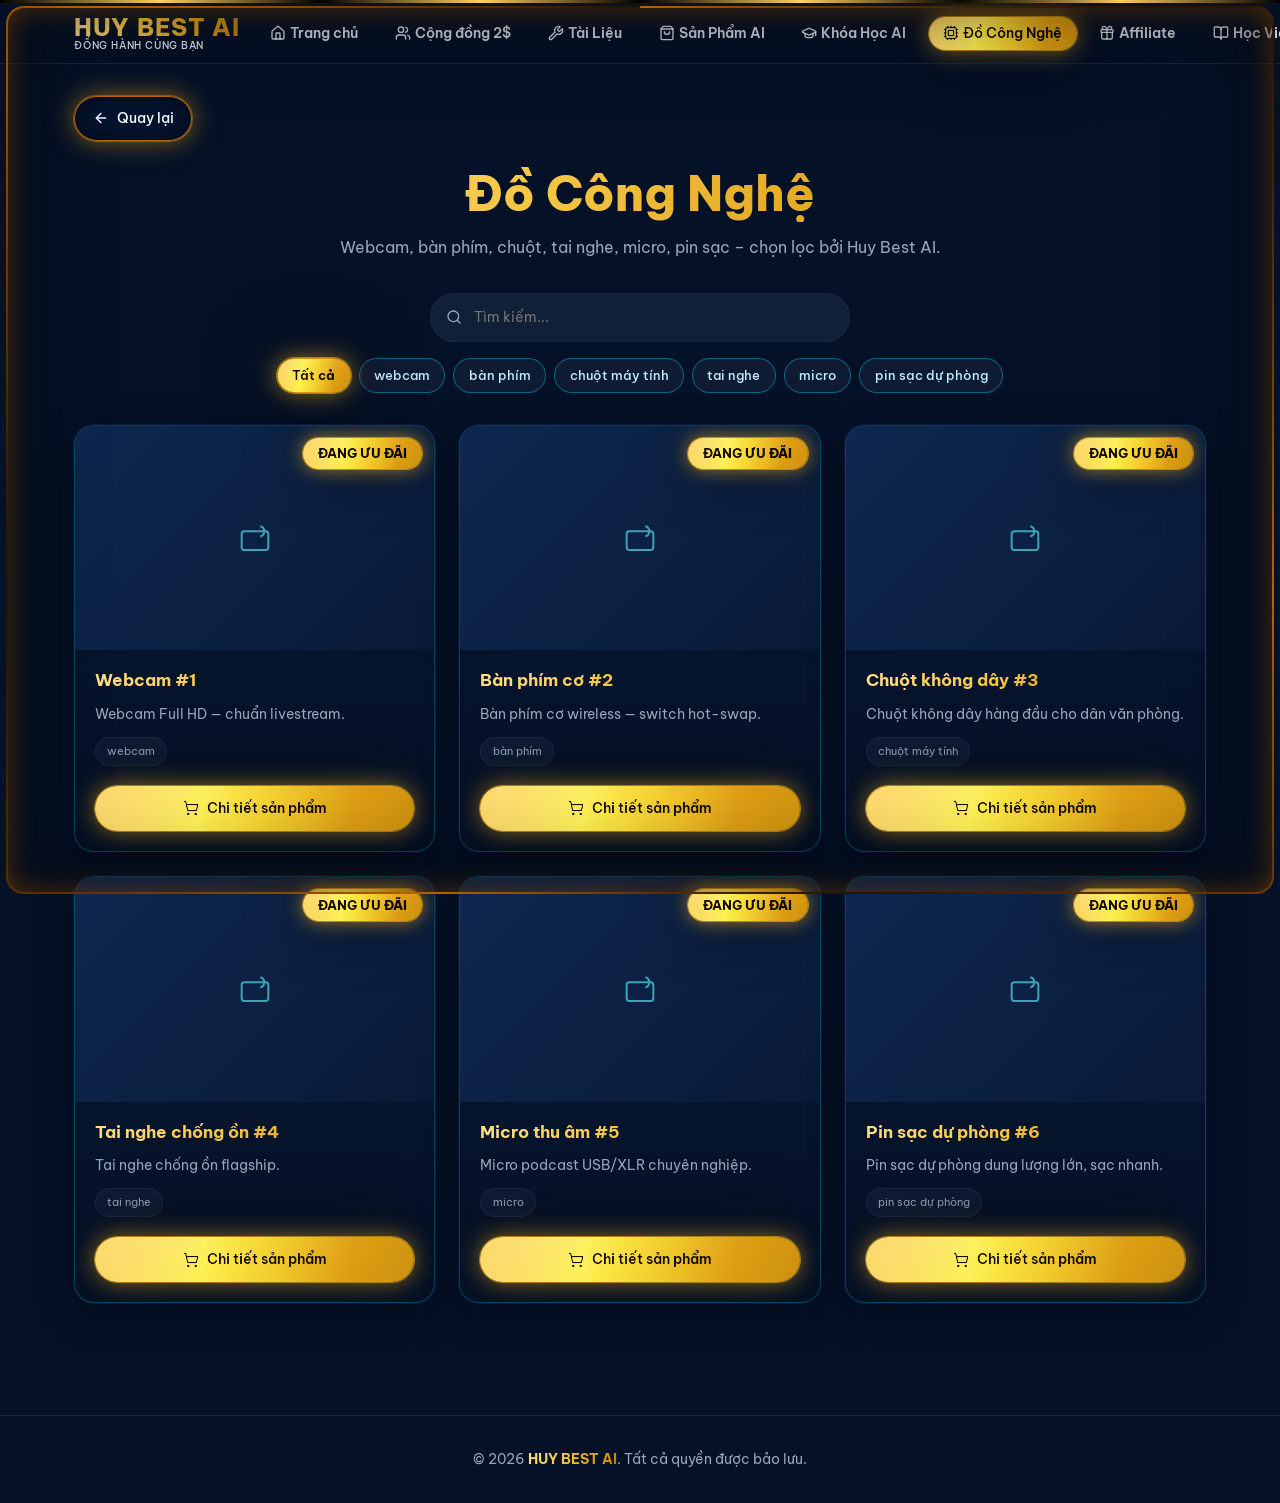
<file: TRANG BÁN HÀNG/do-cong-nghe.html>
<!DOCTYPE html>
<html lang="vi">
<head>
<meta charset="UTF-8">
<meta name="viewport" content="width=device-width, initial-scale=1.0">
<title>Đồ Công Nghệ – Huy Best AI</title>
<meta name="description" content="Nền tảng AI – Affiliate – Sản phẩm số của Huy Best AI.">
<link rel="preconnect" href="https://fonts.googleapis.com">
<link rel="preconnect" href="https://fonts.gstatic.com" crossorigin>
<link rel="stylesheet" href="https://fonts.googleapis.com/css2?family=Be+Vietnam+Pro:wght@400;500;600;700;800&display=swap">
<link rel="stylesheet" href="assets/style.css">
</head>
<body>
<div class="neon-frame" aria-hidden="true"><div class="led-runner"></div></div>
<div class="top-strip"></div>

<header class="site-header">
  <div class="container header-row">
    <a href="index.html" class="logo">
      <span class="name text-gradient-gold">HUY BEST AI</span>
      <span class="tagline">ĐỒNG HÀNH CÙNG BẠN</span>
    </a>
    <nav class="main-nav">
      <a href="index.html" class="nav-link"><svg xmlns="http://www.w3.org/2000/svg" width="24" height="24" viewBox="0 0 24 24" fill="none" stroke="currentColor" stroke-width="2" stroke-linecap="round" stroke-linejoin="round"><path d="M15 21v-8a1 1 0 0 0-1-1h-4a1 1 0 0 0-1 1v8"></path><path d="M3 10a2 2 0 0 1 .709-1.528l7-6a2 2 0 0 1 2.582 0l7 6A2 2 0 0 1 21 10v9a2 2 0 0 1-2 2H5a2 2 0 0 1-2-2z"></path></svg><span>Trang chủ</span></a>
      <a href="cong-dong-2usd.html" class="nav-link"><svg xmlns="http://www.w3.org/2000/svg" width="24" height="24" viewBox="0 0 24 24" fill="none" stroke="currentColor" stroke-width="2" stroke-linecap="round" stroke-linejoin="round"><path d="M16 21v-2a4 4 0 0 0-4-4H6a4 4 0 0 0-4 4v2"></path><path d="M16 3.128a4 4 0 0 1 0 7.744"></path><path d="M22 21v-2a4 4 0 0 0-3-3.87"></path><circle cx="9" cy="7" r="4"></circle></svg><span>Cộng đồng 2$</span></a>
      <a href="tool-trai-nghiem.html" class="nav-link"><svg xmlns="http://www.w3.org/2000/svg" width="24" height="24" viewBox="0 0 24 24" fill="none" stroke="currentColor" stroke-width="2" stroke-linecap="round" stroke-linejoin="round"><path d="M14.7 6.3a1 1 0 0 0 0 1.4l1.6 1.6a1 1 0 0 0 1.4 0l3.106-3.105c.32-.322.863-.22.983.218a6 6 0 0 1-8.259 7.057l-7.91 7.91a1 1 0 0 1-2.999-3l7.91-7.91a6 6 0 0 1 7.057-8.259c.438.12.54.662.219.984z"></path></svg><span>Tài Liệu</span></a>
      <a href="san-pham-ai.html" class="nav-link"><svg xmlns="http://www.w3.org/2000/svg" width="24" height="24" viewBox="0 0 24 24" fill="none" stroke="currentColor" stroke-width="2" stroke-linecap="round" stroke-linejoin="round"><path d="M16 10a4 4 0 0 1-8 0"></path><path d="M3.103 6.034h17.794"></path><path d="M3.4 5.467a2 2 0 0 0-.4 1.2V20a2 2 0 0 0 2 2h14a2 2 0 0 0 2-2V6.667a2 2 0 0 0-.4-1.2l-2-2.667A2 2 0 0 0 17 2H7a2 2 0 0 0-1.6.8z"></path></svg><span>Sản Phẩm AI</span></a>
      <a href="khoa-hoc-ai.html" class="nav-link"><svg xmlns="http://www.w3.org/2000/svg" width="24" height="24" viewBox="0 0 24 24" fill="none" stroke="currentColor" stroke-width="2" stroke-linecap="round" stroke-linejoin="round"><path d="M21.42 10.922a1 1 0 0 0-.019-1.838L12.83 5.18a2 2 0 0 0-1.66 0L2.6 9.08a1 1 0 0 0 0 1.832l8.57 3.908a2 2 0 0 0 1.66 0z"></path><path d="M22 10v6"></path><path d="M6 12.5V16a6 3 0 0 0 12 0v-3.5"></path></svg><span>Khóa Học AI</span></a>
      <a href="do-cong-nghe.html" class="nav-link"><svg xmlns="http://www.w3.org/2000/svg" width="24" height="24" viewBox="0 0 24 24" fill="none" stroke="currentColor" stroke-width="2" stroke-linecap="round" stroke-linejoin="round"><path d="M12 20v2"></path><path d="M12 2v2"></path><path d="M17 20v2"></path><path d="M17 2v2"></path><path d="M2 12h2"></path><path d="M2 17h2"></path><path d="M2 7h2"></path><path d="M20 12h2"></path><path d="M20 17h2"></path><path d="M20 7h2"></path><path d="M7 20v2"></path><path d="M7 2v2"></path><rect x="4" y="4" width="16" height="16" rx="2"></rect><rect x="8" y="8" width="8" height="8" rx="1"></rect></svg><span>Đồ Công Nghệ</span></a>
      <a href="affiliate.html" class="nav-link"><svg xmlns="http://www.w3.org/2000/svg" width="24" height="24" viewBox="0 0 24 24" fill="none" stroke="currentColor" stroke-width="2" stroke-linecap="round" stroke-linejoin="round"><path d="M12 7v14"></path><path d="M20 11v8a2 2 0 0 1-2 2H6a2 2 0 0 1-2-2v-8"></path><path d="M7.5 7a1 1 0 0 1 0-5A4.8 8 0 0 1 12 7a4.8 8 0 0 1 4.5-5 1 1 0 0 1 0 5"></path><rect x="3" y="7" width="18" height="4" rx="1"></rect></svg><span>Affiliate</span></a>
      <a href="hoc-vien.html" class="nav-link"><svg xmlns="http://www.w3.org/2000/svg" width="24" height="24" viewBox="0 0 24 24" fill="none" stroke="currentColor" stroke-width="2" stroke-linecap="round" stroke-linejoin="round"><path d="M12 7v14"></path><path d="M3 18a1 1 0 0 1-1-1V4a1 1 0 0 1 1-1h5a4 4 0 0 1 4 4 4 4 0 0 1 4-4h5a1 1 0 0 1 1 1v13a1 1 0 0 1-1 1h-6a3 3 0 0 0-3 3 3 3 0 0 0-3-3z"></path></svg><span>Học Viện</span></a>
      <a href="admin.html" class="nav-link"><svg xmlns="http://www.w3.org/2000/svg" width="24" height="24" viewBox="0 0 24 24" fill="none" stroke="currentColor" stroke-width="2" stroke-linecap="round" stroke-linejoin="round"><path d="M20 13c0 5-3.5 7.5-7.66 8.95a1 1 0 0 1-.67-.01C7.5 20.5 4 18 4 13V6a1 1 0 0 1 1-1c2 0 4.5-1.2 6.24-2.72a1.17 1.17 0 0 1 1.52 0C14.51 3.81 17 5 19 5a1 1 0 0 1 1 1z"></path></svg><span>Đăng nhập / Đăng ký</span></a>
    </nav>
  </div>
</header>

<main>
  <div class="page-wrap">
    <a href="index.html" class="back-btn neon-border-gold"><svg xmlns="http://www.w3.org/2000/svg" width="24" height="24" viewBox="0 0 24 24" fill="none" stroke="currentColor" stroke-width="2" stroke-linecap="round" stroke-linejoin="round"><path d="m12 19-7-7 7-7"></path><path d="M19 12H5"></path></svg> Quay lại</a>

    <div class="page-head">
      <h1 class="text-gradient-gold">Đồ Công Nghệ</h1>
      <p>Webcam, bàn phím, chuột, tai nghe, micro, pin sạc – chọn lọc bởi Huy Best AI.</p>
    </div>

    <div data-catalog>
      <div class="catalog-controls">
        <div class="search-wrap">
          <svg xmlns="http://www.w3.org/2000/svg" width="24" height="24" viewBox="0 0 24 24" fill="none" stroke="currentColor" stroke-width="2" stroke-linecap="round" stroke-linejoin="round"><path d="m21 21-4.34-4.34"></path><circle cx="11" cy="11" r="8"></circle></svg>
          <input data-search-input placeholder="Tìm kiếm..." class="search-input">
        </div>
        <div class="filter-row">
          <button class="chip chip-active" data-filter="all">Tất cả</button>
          <button class="chip" data-filter="webcam">webcam</button>
          <button class="chip" data-filter="bàn phím">bàn phím</button>
          <button class="chip" data-filter="chuột máy tính">chuột máy tính</button>
          <button class="chip" data-filter="tai nghe">tai nghe</button>
          <button class="chip" data-filter="micro">micro</button>
          <button class="chip" data-filter="pin sạc dự phòng">pin sạc dự phòng</button>
        </div>
      </div>

      <div class="card-grid cols-3" id="gadgetGrid"></div>
    </div>
  </div>
</main>

<footer class="site-footer">
  <div class="container">© 2026 <span class="text-gradient-gold" style="font-weight:700;">HUY BEST AI</span>. Tất cả quyền được bảo lưu.</div>
</footer>

<script>
(function(){
  var items = [
    {tag:'webcam', name:'Webcam #1', desc:'Webcam Full HD — chuẩn livestream.'},
    {tag:'bàn phím', name:'Bàn phím cơ #2', desc:'Bàn phím cơ wireless — switch hot-swap.'},
    {tag:'chuột máy tính', name:'Chuột không dây #3', desc:'Chuột không dây hàng đầu cho dân văn phòng.'},
    {tag:'tai nghe', name:'Tai nghe chống ồn #4', desc:'Tai nghe chống ồn flagship.'},
    {tag:'micro', name:'Micro thu âm #5', desc:'Micro podcast USB/XLR chuyên nghiệp.'},
    {tag:'pin sạc dự phòng', name:'Pin sạc dự phòng #6', desc:'Pin sạc dự phòng dung lượng lớn, sạc nhanh.'}
  ];
  var grid = document.getElementById('gadgetGrid');
  grid.innerHTML = items.map(function(it){
    return '<article class="card-glow product-card" data-card data-tags="'+it.tag+'">'
      + '<div class="media"><div class="img-placeholder"><svg xmlns="http://www.w3.org/2000/svg" width="24" height="24" viewBox="0 0 24 24" fill="none" stroke="currentColor" stroke-width="1.5"><rect x="2" y="7" width="20" height="14" rx="2"></rect><path d="M16 3.128a4 4 0 0 1 0 7.744"></path></svg></div>'
      + '<a href="#" target="_blank" rel="noreferrer" class="price-tag price-neon" style="font-size:.8rem;">ĐANG ƯU ĐÃI</a></div>'
      + '<div class="body"><h3 class="text-gradient-gold">'+it.name+' <em style="opacity:.6;font-size:.7em;">(placeholder)</em></h3>'
      + '<p class="desc">'+it.desc+'</p><span class="tag-pill">'+it.tag+'</span>'
      + '<div class="card-ctas"><a href="#" target="_blank" rel="noreferrer" class="btn-neon"><svg xmlns="http://www.w3.org/2000/svg" width="24" height="24" viewBox="0 0 24 24" fill="none" stroke="currentColor" stroke-width="2" stroke-linecap="round" stroke-linejoin="round"><circle cx="8" cy="21" r="1"></circle><circle cx="19" cy="21" r="1"></circle><path d="M2.05 2.05h2l2.66 12.42a2 2 0 0 0 2 1.58h9.78a2 2 0 0 0 1.95-1.57l1.65-7.43H5.12"></path></svg> Chi tiết sản phẩm</a></div></div></article>';
  }).join('');
})();
</script>
<script src="assets/main.js"></script>
</body>
</html>
</file>
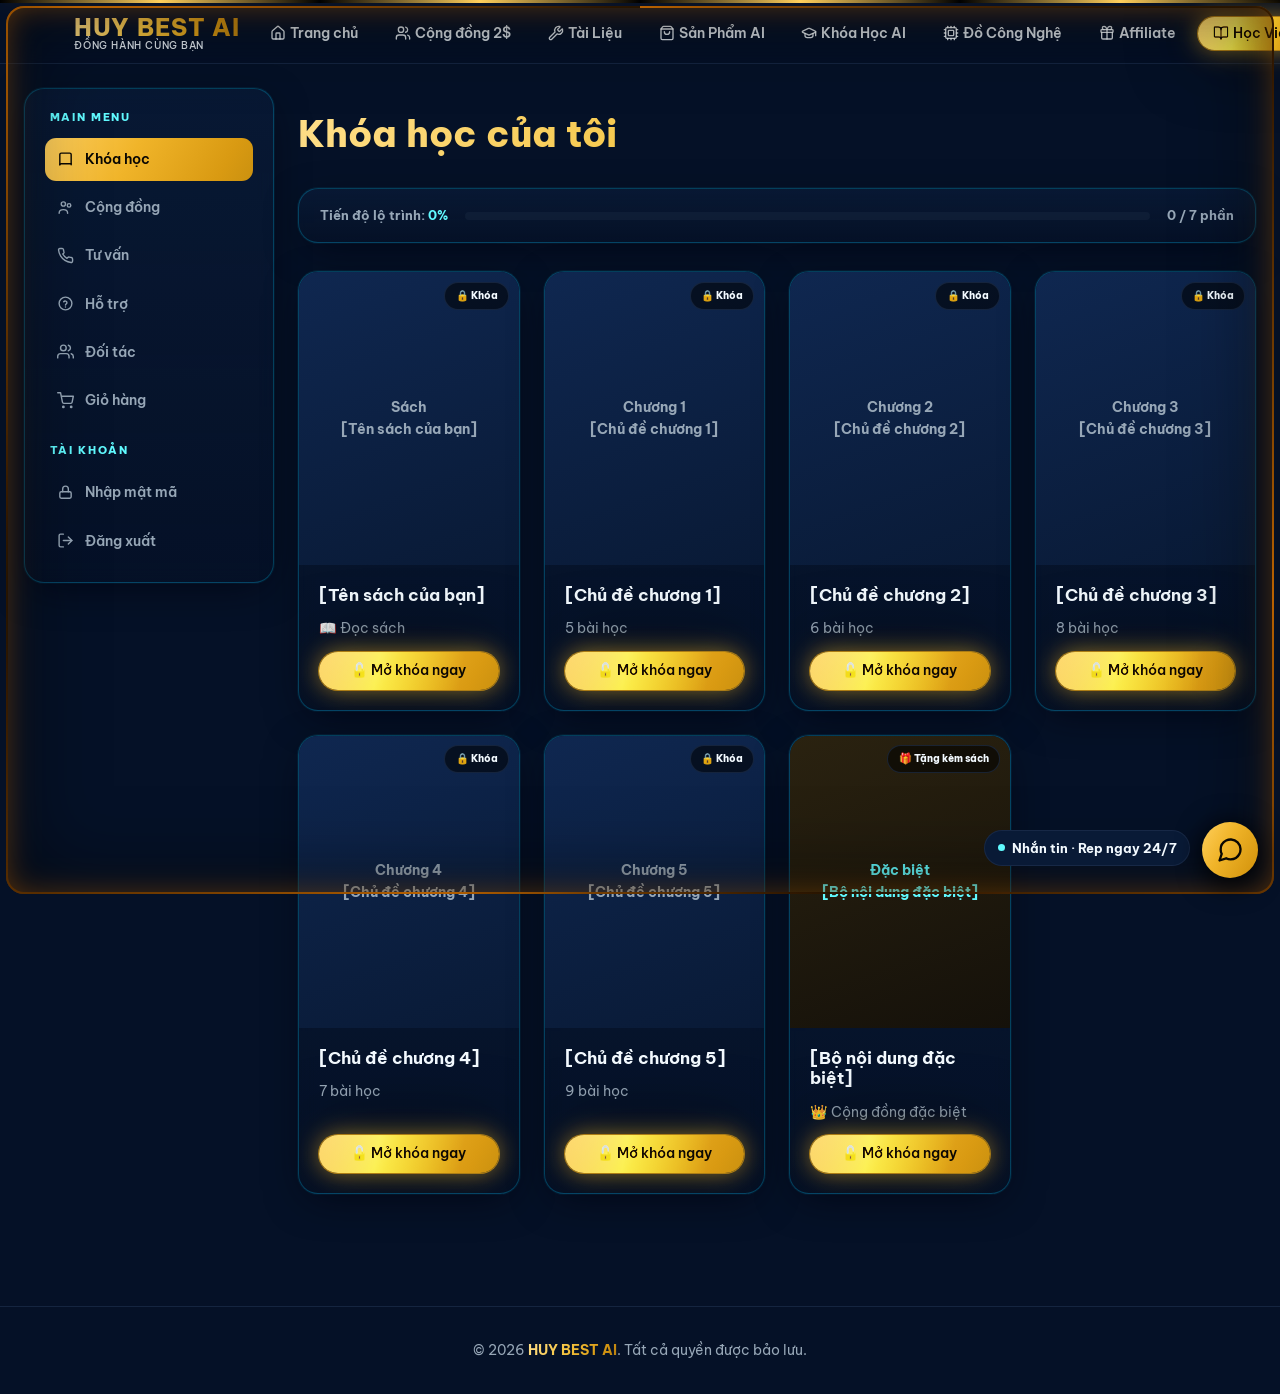
<file: TRANG BÁN HÀNG/hoc-vien.html>
<!DOCTYPE html>
<html lang="vi">
<head>
<meta charset="UTF-8">
<meta name="viewport" content="width=device-width, initial-scale=1.0">
<title>Khu Học Viên – Huy Best AI</title>
<meta name="description" content="Khu học viên Huy Best AI — truy cập sách và các combo khoá học Affiliate × AI theo lộ trình.">
<meta name="robots" content="noindex">
<link rel="preconnect" href="https://fonts.googleapis.com">
<link rel="preconnect" href="https://fonts.gstatic.com" crossorigin>
<link rel="stylesheet" href="https://fonts.googleapis.com/css2?family=Be+Vietnam+Pro:wght@400;500;600;700;800&display=swap">
<link rel="stylesheet" href="assets/style.css">
<style>
/* ---- dashboard shell (học viện) — dùng chung token/thành phần với assets/style.css ---- */
.dash-shell{display:flex;align-items:flex-start;gap:1.5rem;max-width:1400px;margin:0 auto;padding:1.5rem 1rem 3rem}
@media (min-width:640px){.dash-shell{padding:1.5rem 1.5rem 3rem}}
.side{width:250px;flex-shrink:0;position:sticky;top:5.5rem;padding:1.25rem;display:flex;flex-direction:column;gap:.3rem;max-height:calc(100vh - 6.5rem);overflow-y:auto}
.side-sec{font-size:.68rem;font-weight:800;letter-spacing:.15em;text-transform:uppercase;color:var(--accent-pale);margin:1rem .3rem .4rem}
.side-sec:first-of-type{margin-top:0}
.side-link{display:flex;align-items:center;gap:.7rem;padding:.65rem .75rem;border-radius:.7rem;color:var(--muted-foreground);font-size:.88rem;font-weight:600;transition:.15s}
.side-link:hover{background:color-mix(in oklab,var(--muted) 50%,transparent);color:var(--foreground)}
.side-link.active{color:#0a0703;background:var(--grad-gold) 0 0/300% 300%;animation:6s ease-in-out infinite hue-flow}
.side-link.danger:hover{color:#ff8080}
.side-link svg{width:17px;height:17px;flex-shrink:0}
@media (max-width:860px){.dash-shell{flex-direction:column}.side{position:static;width:100%;max-height:none;flex-direction:row;flex-wrap:wrap;overflow-x:auto}.side-sec{width:100%}}

.dash-main{flex:1;min-width:0}
.prog-card{padding:1rem 1.3rem;margin-bottom:1.75rem;display:flex;align-items:center;gap:1.1rem;flex-wrap:wrap}
.prog-track{flex:1;min-width:160px;height:8px;border-radius:999px;background:color-mix(in oklab,var(--muted) 60%,transparent);overflow:hidden}
.prog-fill{height:100%;width:0%;background:var(--grad-gold) 0 0/300% 300%;animation:6s ease-in-out infinite hue-flow;border-radius:999px}
.prog-txt{font-size:.82rem;font-weight:700;color:var(--muted-foreground)}
.prog-txt b{color:var(--accent-pale)}

.course-poster{aspect-ratio:3/4;position:relative;display:flex;align-items:center;justify-content:center;text-align:center;padding:1rem;background:linear-gradient(160deg,#0f2750,#091a36);color:var(--muted-foreground);font-size:.85rem;font-weight:700}
.course-poster.special{background:linear-gradient(160deg,#2a2210,#15110a);color:var(--accent-pale)}
.lock-tag{position:absolute;top:.6rem;right:.6rem;font-size:.65rem;font-weight:800;padding:.3rem .65rem;border-radius:999px;background:rgba(0,0,0,.55);border:1px solid var(--border);color:var(--foreground)}

/* modals */
.pm-overlay{position:fixed;inset:0;background:color-mix(in oklab,var(--background) 82%,transparent);backdrop-filter:blur(10px);display:none;align-items:center;justify-content:center;z-index:9000;padding:1.25rem}
.pm-overlay.show{display:flex}
.pm-box{width:100%;max-width:420px;padding:2rem;position:relative}
.pm-box.wide{max-width:460px}
.pm-close{position:absolute;top:1rem;right:1rem;width:32px;height:32px;border-radius:999px;background:color-mix(in oklab,var(--muted) 60%,transparent);color:var(--muted-foreground);display:flex;align-items:center;justify-content:center}
.pm-close:hover{color:var(--foreground)}
.pm-title{font-size:1.35rem;font-weight:800;text-align:center;margin-bottom:.3rem}
.pm-sub{font-size:.88rem;color:var(--muted-foreground);text-align:center;margin-bottom:1.5rem}
.pm-divider{display:flex;align-items:center;gap:.75rem;margin:1rem 0;color:var(--muted-foreground);font-size:.8rem}
.pm-divider::before,.pm-divider::after{content:"";flex:1;height:1px;background:var(--border)}

.tier-row{display:flex;gap:.6rem;margin:1.2rem 0 .5rem}
.tier-chip{flex:1;text-align:center;justify-content:center;position:relative;flex-direction:column;gap:.15rem;padding:.7rem .4rem}
.tier-chip .lbl{font-size:.78rem;font-weight:800}
.tier-chip .prc{font-size:.85rem}
.pay-amount{text-align:center;margin:1rem 0;font-size:.85rem;color:var(--muted-foreground)}
.pay-amount b{display:block;font-size:1.5rem;color:var(--foreground);margin-top:.15rem}
.pay-info{margin-top:.9rem;padding:.9rem 1rem;border-radius:.8rem;background:color-mix(in oklab,var(--muted) 40%,transparent);border:1px solid var(--border);font-size:.82rem;color:var(--muted-foreground);line-height:1.9}
.pay-info b{color:var(--foreground)}
.pay-btns{display:flex;gap:.6rem;margin-top:1.1rem}
.pay-btns>*{flex:1;text-align:center;font-size:.88rem}

/* cart drawer */
.cart-ov{position:fixed;inset:0;background:rgba(1,3,12,.7);z-index:8500;display:none}
.cart-ov.show{display:block}
.cart-drawer{position:fixed;right:0;top:0;bottom:0;width:380px;max-width:100vw;background:linear-gradient(#0d1a33,#051127);border-left:1px solid var(--border);display:flex;flex-direction:column;transform:translateX(100%);transition:.28s cubic-bezier(.32,.72,0,1)}
.cart-ov.show .cart-drawer{transform:translateX(0)}
.cart-hd{padding:1.25rem 1.4rem;border-bottom:1px solid var(--border);display:flex;align-items:center;justify-content:space-between}
.cart-hd-title{font-size:1.05rem;font-weight:800}
.cart-x{width:34px;height:34px;border-radius:999px;background:color-mix(in oklab,var(--muted) 60%,transparent);color:var(--muted-foreground);display:flex;align-items:center;justify-content:center}
.cart-empty{padding:4rem 1.5rem;text-align:center;color:var(--muted-foreground)}
.cart-empty-ico{font-size:2.6rem;opacity:.4;margin-bottom:.75rem}

/* chat fab */
.chat-fab{position:fixed;right:1.4rem;bottom:1.4rem;z-index:8000;width:56px;height:56px;border-radius:999px;background:var(--grad-gold) 0 0/300% 300%;animation:6s ease-in-out infinite hue-flow;display:flex;align-items:center;justify-content:center;box-shadow:0 10px 30px -6px rgba(0,0,0,.9),0 0 26px rgba(0,0,0,.7);transition:transform .2s}
.chat-fab:hover{transform:translateY(-3px) scale(1.05)}
.chat-fab svg{width:28px;height:28px;color:#0a0703}
.chat-label{position:fixed;right:5.6rem;bottom:2.1rem;z-index:8000;display:flex;align-items:center;gap:.4rem;background:var(--card);border:1px solid var(--border);color:var(--foreground);font-size:.8rem;font-weight:700;padding:.45rem .8rem;border-radius:999px;white-space:nowrap}
.chat-label .dot{width:7px;height:7px;border-radius:999px;background:var(--accent-pale)}
@media (max-width:480px){.chat-label{display:none}}
</style>
</head>
<body>

<div class="neon-frame" aria-hidden="true"><div class="led-runner"></div></div>
<div class="top-strip"></div>

<header class="site-header">
  <div class="container header-row">
    <a href="index.html" class="logo">
      <span class="name text-gradient-gold">HUY BEST AI</span>
      <span class="tagline">ĐỒNG HÀNH CÙNG BẠN</span>
    </a>
    <nav class="main-nav">
      <a href="index.html" class="nav-link"><svg xmlns="http://www.w3.org/2000/svg" width="24" height="24" viewBox="0 0 24 24" fill="none" stroke="currentColor" stroke-width="2" stroke-linecap="round" stroke-linejoin="round"><path d="M15 21v-8a1 1 0 0 0-1-1h-4a1 1 0 0 0-1 1v8"></path><path d="M3 10a2 2 0 0 1 .709-1.528l7-6a2 2 0 0 1 2.582 0l7 6A2 2 0 0 1 21 10v9a2 2 0 0 1-2 2H5a2 2 0 0 1-2-2z"></path></svg><span>Trang chủ</span></a>
      <a href="cong-dong-2usd.html" class="nav-link"><svg xmlns="http://www.w3.org/2000/svg" width="24" height="24" viewBox="0 0 24 24" fill="none" stroke="currentColor" stroke-width="2" stroke-linecap="round" stroke-linejoin="round"><path d="M16 21v-2a4 4 0 0 0-4-4H6a4 4 0 0 0-4 4v2"></path><path d="M16 3.128a4 4 0 0 1 0 7.744"></path><path d="M22 21v-2a4 4 0 0 0-3-3.87"></path><circle cx="9" cy="7" r="4"></circle></svg><span>Cộng đồng 2$</span></a>
      <a href="tool-trai-nghiem.html" class="nav-link"><svg xmlns="http://www.w3.org/2000/svg" width="24" height="24" viewBox="0 0 24 24" fill="none" stroke="currentColor" stroke-width="2" stroke-linecap="round" stroke-linejoin="round"><path d="M14.7 6.3a1 1 0 0 0 0 1.4l1.6 1.6a1 1 0 0 0 1.4 0l3.106-3.105c.32-.322.863-.22.983.218a6 6 0 0 1-8.259 7.057l-7.91 7.91a1 1 0 0 1-2.999-3l7.91-7.91a6 6 0 0 1 7.057-8.259c.438.12.54.662.219.984z"></path></svg><span>Tài Liệu</span></a>
      <a href="san-pham-ai.html" class="nav-link"><svg xmlns="http://www.w3.org/2000/svg" width="24" height="24" viewBox="0 0 24 24" fill="none" stroke="currentColor" stroke-width="2" stroke-linecap="round" stroke-linejoin="round"><path d="M16 10a4 4 0 0 1-8 0"></path><path d="M3.103 6.034h17.794"></path><path d="M3.4 5.467a2 2 0 0 0-.4 1.2V20a2 2 0 0 0 2 2h14a2 2 0 0 0 2-2V6.667a2 2 0 0 0-.4-1.2l-2-2.667A2 2 0 0 0 17 2H7a2 2 0 0 0-1.6.8z"></path></svg><span>Sản Phẩm AI</span></a>
      <a href="khoa-hoc-ai.html" class="nav-link"><svg xmlns="http://www.w3.org/2000/svg" width="24" height="24" viewBox="0 0 24 24" fill="none" stroke="currentColor" stroke-width="2" stroke-linecap="round" stroke-linejoin="round"><path d="M21.42 10.922a1 1 0 0 0-.019-1.838L12.83 5.18a2 2 0 0 0-1.66 0L2.6 9.08a1 1 0 0 0 0 1.832l8.57 3.908a2 2 0 0 0 1.66 0z"></path><path d="M22 10v6"></path><path d="M6 12.5V16a6 3 0 0 0 12 0v-3.5"></path></svg><span>Khóa Học AI</span></a>
      <a href="do-cong-nghe.html" class="nav-link"><svg xmlns="http://www.w3.org/2000/svg" width="24" height="24" viewBox="0 0 24 24" fill="none" stroke="currentColor" stroke-width="2" stroke-linecap="round" stroke-linejoin="round"><path d="M12 20v2"></path><path d="M12 2v2"></path><path d="M17 20v2"></path><path d="M17 2v2"></path><path d="M2 12h2"></path><path d="M2 17h2"></path><path d="M2 7h2"></path><path d="M20 12h2"></path><path d="M20 17h2"></path><path d="M20 7h2"></path><path d="M7 20v2"></path><path d="M7 2v2"></path><rect x="4" y="4" width="16" height="16" rx="2"></rect><rect x="8" y="8" width="8" height="8" rx="1"></rect></svg><span>Đồ Công Nghệ</span></a>
      <a href="affiliate.html" class="nav-link"><svg xmlns="http://www.w3.org/2000/svg" width="24" height="24" viewBox="0 0 24 24" fill="none" stroke="currentColor" stroke-width="2" stroke-linecap="round" stroke-linejoin="round"><path d="M12 7v14"></path><path d="M20 11v8a2 2 0 0 1-2 2H6a2 2 0 0 1-2-2v-8"></path><path d="M7.5 7a1 1 0 0 1 0-5A4.8 8 0 0 1 12 7a4.8 8 0 0 1 4.5-5 1 1 0 0 1 0 5"></path><rect x="3" y="7" width="18" height="4" rx="1"></rect></svg><span>Affiliate</span></a>
      <a href="hoc-vien.html" class="nav-link"><svg xmlns="http://www.w3.org/2000/svg" width="24" height="24" viewBox="0 0 24 24" fill="none" stroke="currentColor" stroke-width="2" stroke-linecap="round" stroke-linejoin="round"><path d="M12 7v14"></path><path d="M3 18a1 1 0 0 1-1-1V4a1 1 0 0 1 1-1h5a4 4 0 0 1 4 4 4 4 0 0 1 4-4h5a1 1 0 0 1 1 1v13a1 1 0 0 1-1 1h-6a3 3 0 0 0-3 3 3 3 0 0 0-3-3z"></path></svg><span>Học Viện</span></a>
      <a href="admin.html" class="nav-link"><svg xmlns="http://www.w3.org/2000/svg" width="24" height="24" viewBox="0 0 24 24" fill="none" stroke="currentColor" stroke-width="2" stroke-linecap="round" stroke-linejoin="round"><path d="M20 13c0 5-3.5 7.5-7.66 8.95a1 1 0 0 1-.67-.01C7.5 20.5 4 18 4 13V6a1 1 0 0 1 1-1c2 0 4.5-1.2 6.24-2.72a1.17 1.17 0 0 1 1.52 0C14.51 3.81 17 5 19 5a1 1 0 0 1 1 1z"></path></svg><span>Đăng nhập / Đăng ký</span></a>
    </nav>
  </div>
</header>

<main>
  <div class="dash-shell">

    <aside class="side card-glow">
      <div class="side-sec">Main Menu</div>
      <a class="side-link active"><svg viewBox="0 0 24 24" fill="none" stroke="currentColor" stroke-width="2" stroke-linecap="round" stroke-linejoin="round"><path d="M4 19.5V5a2 2 0 0 1 2-2h12a2 2 0 0 1 2 2v14.5"/><path d="M4 19.5A1.5 1.5 0 0 1 5.5 18H20"/></svg> Khóa học</a>
      <a class="side-link" href="cong-dong-2usd.html"><svg viewBox="0 0 24 24" fill="none" stroke="currentColor" stroke-width="2" stroke-linecap="round" stroke-linejoin="round"><circle cx="9" cy="7" r="3"/><circle cx="17" cy="9" r="2.5"/><path d="M3 20c0-3 2.5-5 6-5s6 2 6 5"/></svg> Cộng đồng</a>
      <a class="side-link" href="#"><svg viewBox="0 0 24 24" fill="none" stroke="currentColor" stroke-width="2" stroke-linecap="round" stroke-linejoin="round"><path d="M22 16.9v3a2 2 0 0 1-2.2 2 19.8 19.8 0 0 1-8.6-3 19.5 19.5 0 0 1-6-6 19.8 19.8 0 0 1-3-8.6A2 2 0 0 1 4.1 2h3a2 2 0 0 1 2 1.7c.1 1 .4 2 .7 2.9a2 2 0 0 1-.4 2.1L8.1 9.9a16 16 0 0 0 6 6l1.2-1.2a2 2 0 0 1 2.1-.5c.9.3 1.9.6 2.9.7a2 2 0 0 1 1.7 2z"/></svg> Tư vấn</a>
      <a class="side-link" href="#"><svg viewBox="0 0 24 24" fill="none" stroke="currentColor" stroke-width="2" stroke-linecap="round" stroke-linejoin="round"><circle cx="12" cy="12" r="9"/><path d="M9.5 9.5a2.5 2.5 0 0 1 4.5 1.5c0 1.5-2 2-2 3"/><line x1="12" y1="17" x2="12" y2="17"/></svg> Hỗ trợ</a>
      <a class="side-link" href="affiliate.html"><svg viewBox="0 0 24 24" fill="none" stroke="currentColor" stroke-width="2" stroke-linecap="round" stroke-linejoin="round"><path d="M17 21v-2a4 4 0 0 0-4-4H5a4 4 0 0 0-4 4v2"/><circle cx="9" cy="7" r="4"/><path d="M23 21v-2a4 4 0 0 0-3-3.87"/><path d="M16 3.13a4 4 0 0 1 0 7.75"/></svg> Đối tác</a>
      <a class="side-link" onclick="openCart()"><svg viewBox="0 0 24 24" fill="none" stroke="currentColor" stroke-width="2" stroke-linecap="round" stroke-linejoin="round"><circle cx="9" cy="21" r="1"/><circle cx="20" cy="21" r="1"/><path d="M1 1h4l2.68 13.39a2 2 0 0 0 2 1.61h9.72a2 2 0 0 0 2-1.61L23 6H6"/></svg> Giỏ hàng</a>

      <div class="side-sec">Tài khoản</div>
      <a class="side-link" onclick="pmOpen('redeem')"><svg viewBox="0 0 24 24" fill="none" stroke="currentColor" stroke-width="2" stroke-linecap="round" stroke-linejoin="round"><rect x="4" y="11" width="16" height="9" rx="2"/><path d="M8 11V7a4 4 0 0 1 8 0v4"/></svg> Nhập mật mã</a>
      <a class="side-link danger" onclick="stubNote(this)"><svg viewBox="0 0 24 24" fill="none" stroke="currentColor" stroke-width="2" stroke-linecap="round" stroke-linejoin="round"><path d="M9 21H5a2 2 0 0 1-2-2V5a2 2 0 0 1 2-2h4"/><polyline points="16 17 21 12 16 7"/><line x1="21" y1="12" x2="9" y2="12"/></svg> Đăng xuất</a>
    </aside>

    <div class="dash-main">
      <div class="page-head" style="text-align:left;margin-block:0 0 1.5rem;">
        <h1 class="text-gradient-gold" style="font-size:clamp(1.6rem,3.5vw,2.3rem);">Khóa học của tôi</h1>
      </div>

      <div class="card-glow prog-card" style="margin-top:1.5rem;">
        <div class="prog-txt">Tiến độ lộ trình: <b>0%</b></div>
        <div class="prog-track"><div class="prog-fill" style="width:0%"></div></div>
        <div class="prog-txt">0 / 7 phần</div>
      </div>

      <div class="card-grid cols-4" id="course-grid"></div>
    </div>
  </div>
</main>

<footer class="site-footer">
  <div class="container">© 2026 <span class="text-gradient-gold" style="font-weight:700;">HUY BEST AI</span>. Tất cả quyền được bảo lưu.</div>
</footer>

<!-- LOGIN MODAL -->
<div class="pm-overlay" id="modal-login">
  <form class="pm-box card-glow" data-stub-form>
    <button type="button" class="pm-close" onclick="pmClose('login')">✕</button>
    <div class="pm-title">Đăng nhập</div>
    <div class="pm-sub">Truy cập khu học viên của bạn</div>
    <input class="input" type="email" placeholder="Email" style="margin-bottom:.75rem;">
    <input class="input" type="password" placeholder="Mật khẩu" style="margin-bottom:1rem;">
    <button type="submit" class="btn-neon btn-block">Đăng nhập</button>
    <div class="pm-divider">hoặc</div>
    <button type="button" class="chip btn-block" style="justify-content:center;padding:.7rem;" onclick="stubNote(this)">🔵 Đăng nhập với Google</button>
    <p data-stub-note hidden style="text-align:center;margin-top:1rem;color:var(--accent-pale);font-size:.85rem;">Đây là giao diện mẫu — cần nối Firebase/backend thật để đăng nhập hoạt động.</p>
  </form>
</div>

<!-- REDEEM MODAL -->
<div class="pm-overlay" id="modal-redeem">
  <form class="pm-box card-glow" data-stub-form>
    <button type="button" class="pm-close" onclick="pmClose('redeem')">✕</button>
    <div class="pm-title">Nhập mật mã</div>
    <div class="pm-sub">Mật mã đi kèm sách để mở khóa toàn bộ combo</div>
    <input class="input" type="text" placeholder="Nhập mật mã của bạn" style="text-align:center;letter-spacing:3px;margin-bottom:1rem;">
    <button type="submit" class="btn-neon btn-block">Xác nhận</button>
    <p data-stub-note hidden style="text-align:center;margin-top:1rem;color:var(--accent-pale);font-size:.85rem;">Đây là giao diện mẫu — cần backend thật để xác thực mật mã.</p>
  </form>
</div>

<!-- PAYMENT MODAL -->
<div class="pm-overlay" id="modal-pay">
  <form class="pm-box wide card-glow" data-stub-form>
    <button type="button" class="pm-close" onclick="pmClose('pay')">✕</button>
    <div class="pm-title">Mở Khóa Nội Dung</div>
    <div class="pm-sub">Chọn gói phù hợp với bạn</div>
    <div class="tier-row">
      <div class="chip chip-active tier-chip" onclick="selectTier(this)"><span class="lbl">1 Tháng</span><span class="prc">___đ</span></div>
      <div class="chip tier-chip" onclick="selectTier(this)"><span class="lbl">1 Năm</span><span class="prc">___đ</span></div>
      <div class="chip tier-chip" onclick="selectTier(this)"><span class="lbl">Trọn Đời</span><span class="prc">___đ</span></div>
    </div>
    <div class="pay-amount">Số tiền thanh toán<b>___đ</b></div>
    <div class="img-placeholder square" style="max-width:200px;margin:0 auto;border-radius:1rem;">🔲<br>Mã QR<br><small style="opacity:.7">(gắn TK ngân hàng thật)</small></div>
    <div class="pay-info">
      Ngân hàng: <b>___</b><br>
      Số tài khoản: <b>___</b><br>
      Chủ tài khoản: <b>___</b><br>
      Nội dung CK: <b>HOCVIEN [email của bạn]</b>
    </div>
    <div class="pay-btns">
      <button type="submit" class="btn-neon">Tôi đã chuyển khoản</button>
      <button type="button" class="btn-neon-cyan" onclick="stubNote(this)">Thêm vào giỏ</button>
    </div>
    <p data-stub-note hidden style="text-align:center;margin-top:1rem;color:var(--accent-pale);font-size:.85rem;">Đây là giao diện mẫu — cần cổng thanh toán/tài khoản ngân hàng thật để hoạt động.</p>
  </form>
</div>

<!-- CART DRAWER -->
<div class="cart-ov" id="cart-ov" onclick="if(event.target===this)closeCart()">
  <div class="cart-drawer">
    <div class="cart-hd"><div class="cart-hd-title">Giỏ hàng</div><button class="cart-x" onclick="closeCart()">✕</button></div>
    <div class="cart-empty"><div class="cart-empty-ico">🛒</div>Giỏ hàng trống</div>
  </div>
</div>

<a class="chat-label" href="#" target="_blank" rel="noopener"><span class="dot"></span>Nhắn tin · Rep ngay 24/7</a>
<a class="chat-fab" href="#" target="_blank" rel="noopener" title="Nhắn tin hỗ trợ">
  <svg viewBox="0 0 24 24" fill="none" stroke="currentColor" stroke-width="2" stroke-linecap="round" stroke-linejoin="round"><path d="M21 11.5a8.38 8.38 0 0 1-.9 3.8 8.5 8.5 0 0 1-7.6 4.7 8.38 8.38 0 0 1-3.8-.9L3 21l1.9-5.7a8.38 8.38 0 0 1-.9-3.8 8.5 8.5 0 0 1 4.7-7.6 8.38 8.38 0 0 1 3.8-.9h.5a8.48 8.48 0 0 1 8 8v.5z"/></svg>
</a>

<script src="assets/main.js"></script>
<script>
const COURSES = [
  {id:'book', ch:'Sách', name:'[Tên sách của bạn]'},
  {id:'c1', ch:'Chương 1', name:'[Chủ đề chương 1]', lessons:5},
  {id:'c2', ch:'Chương 2', name:'[Chủ đề chương 2]', lessons:6},
  {id:'c3', ch:'Chương 3', name:'[Chủ đề chương 3]', lessons:8},
  {id:'c4', ch:'Chương 4', name:'[Chủ đề chương 4]', lessons:7},
  {id:'c5', ch:'Chương 5', name:'[Chủ đề chương 5]', lessons:9},
  {id:'sys', ch:'Đặc biệt', name:'[Bộ nội dung đặc biệt]', special:true}
];
function renderCourses(){
  const grid = document.getElementById('course-grid');
  grid.innerHTML = COURSES.map(c=>{
    const meta = c.special ? '👑 Cộng đồng đặc biệt' : (c.lessons ? c.lessons+' bài học' : '📖 Đọc sách');
    const priceBadge = c.special ? '🎁 Tặng kèm sách' : '🔒 Khóa';
    return `<article class="card-glow hoverable product-card" style="cursor:pointer" onclick="pmOpen('pay')">
      <div class="media">
        <div class="course-poster${c.special?' special':''}">${c.ch}<br>${c.name}</div>
        <span class="lock-tag">${priceBadge}</span>
      </div>
      <div class="body">
        <h3>${c.name}</h3>
        <p class="desc">${meta}</p>
        <button type="button" class="btn-neon btn-block btn-sm">🔓 Mở khóa ngay</button>
      </div>
    </article>`;
  }).join('');
}
renderCourses();

function pmOpen(k){ var m=document.getElementById('modal-'+k); if(m) m.classList.add('show'); }
function pmClose(k){ var m=document.getElementById('modal-'+k); if(m) m.classList.remove('show'); }
function selectTier(el){
  el.parentElement.querySelectorAll('.tier-chip').forEach(t=>t.classList.remove('chip-active'));
  el.classList.add('chip-active');
}
function openCart(){ document.getElementById('cart-ov').classList.add('show'); }
function closeCart(){ document.getElementById('cart-ov').classList.remove('show'); }
function stubNote(el){
  var box = el.closest('.pm-box');
  var note = box ? box.querySelector('[data-stub-note]') : null;
  if(note) note.hidden = false;
  else alert('Đây là giao diện mẫu — cần backend thật (đăng nhập/thanh toán/mật mã) để hoạt động.');
}
</script>
</body>
</html>
</file>
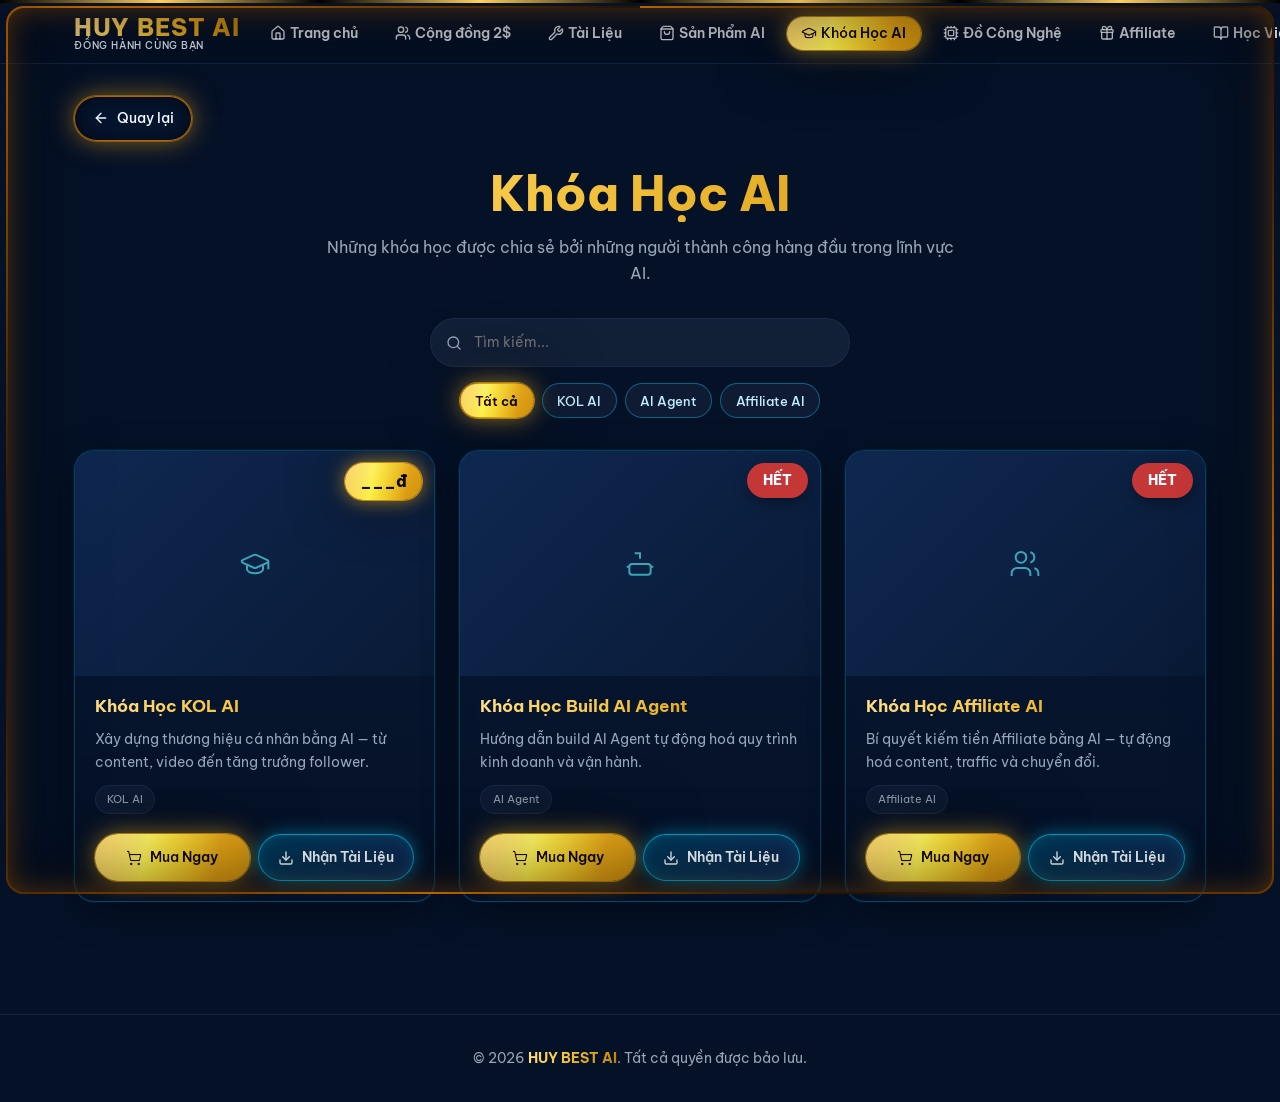
<file: TRANG BÁN HÀNG/khoa-hoc-ai.html>
<!DOCTYPE html>
<html lang="vi">
<head>
<meta charset="UTF-8">
<meta name="viewport" content="width=device-width, initial-scale=1.0">
<title>Khóa Học AI – Huy Best AI</title>
<meta name="description" content="Nền tảng AI – Affiliate – Sản phẩm số của Huy Best AI.">
<link rel="preconnect" href="https://fonts.googleapis.com">
<link rel="preconnect" href="https://fonts.gstatic.com" crossorigin>
<link rel="stylesheet" href="https://fonts.googleapis.com/css2?family=Be+Vietnam+Pro:wght@400;500;600;700;800&display=swap">
<link rel="stylesheet" href="assets/style.css">
</head>
<body>
<div class="neon-frame" aria-hidden="true"><div class="led-runner"></div></div>
<div class="top-strip"></div>

<header class="site-header">
  <div class="container header-row">
    <a href="index.html" class="logo">
      <span class="name text-gradient-gold">HUY BEST AI</span>
      <span class="tagline">ĐỒNG HÀNH CÙNG BẠN</span>
    </a>
    <nav class="main-nav">
      <a href="index.html" class="nav-link"><svg xmlns="http://www.w3.org/2000/svg" width="24" height="24" viewBox="0 0 24 24" fill="none" stroke="currentColor" stroke-width="2" stroke-linecap="round" stroke-linejoin="round"><path d="M15 21v-8a1 1 0 0 0-1-1h-4a1 1 0 0 0-1 1v8"></path><path d="M3 10a2 2 0 0 1 .709-1.528l7-6a2 2 0 0 1 2.582 0l7 6A2 2 0 0 1 21 10v9a2 2 0 0 1-2 2H5a2 2 0 0 1-2-2z"></path></svg><span>Trang chủ</span></a>
      <a href="cong-dong-2usd.html" class="nav-link"><svg xmlns="http://www.w3.org/2000/svg" width="24" height="24" viewBox="0 0 24 24" fill="none" stroke="currentColor" stroke-width="2" stroke-linecap="round" stroke-linejoin="round"><path d="M16 21v-2a4 4 0 0 0-4-4H6a4 4 0 0 0-4 4v2"></path><path d="M16 3.128a4 4 0 0 1 0 7.744"></path><path d="M22 21v-2a4 4 0 0 0-3-3.87"></path><circle cx="9" cy="7" r="4"></circle></svg><span>Cộng đồng 2$</span></a>
      <a href="tool-trai-nghiem.html" class="nav-link"><svg xmlns="http://www.w3.org/2000/svg" width="24" height="24" viewBox="0 0 24 24" fill="none" stroke="currentColor" stroke-width="2" stroke-linecap="round" stroke-linejoin="round"><path d="M14.7 6.3a1 1 0 0 0 0 1.4l1.6 1.6a1 1 0 0 0 1.4 0l3.106-3.105c.32-.322.863-.22.983.218a6 6 0 0 1-8.259 7.057l-7.91 7.91a1 1 0 0 1-2.999-3l7.91-7.91a6 6 0 0 1 7.057-8.259c.438.12.54.662.219.984z"></path></svg><span>Tài Liệu</span></a>
      <a href="san-pham-ai.html" class="nav-link"><svg xmlns="http://www.w3.org/2000/svg" width="24" height="24" viewBox="0 0 24 24" fill="none" stroke="currentColor" stroke-width="2" stroke-linecap="round" stroke-linejoin="round"><path d="M16 10a4 4 0 0 1-8 0"></path><path d="M3.103 6.034h17.794"></path><path d="M3.4 5.467a2 2 0 0 0-.4 1.2V20a2 2 0 0 0 2 2h14a2 2 0 0 0 2-2V6.667a2 2 0 0 0-.4-1.2l-2-2.667A2 2 0 0 0 17 2H7a2 2 0 0 0-1.6.8z"></path></svg><span>Sản Phẩm AI</span></a>
      <a href="khoa-hoc-ai.html" class="nav-link"><svg xmlns="http://www.w3.org/2000/svg" width="24" height="24" viewBox="0 0 24 24" fill="none" stroke="currentColor" stroke-width="2" stroke-linecap="round" stroke-linejoin="round"><path d="M21.42 10.922a1 1 0 0 0-.019-1.838L12.83 5.18a2 2 0 0 0-1.66 0L2.6 9.08a1 1 0 0 0 0 1.832l8.57 3.908a2 2 0 0 0 1.66 0z"></path><path d="M22 10v6"></path><path d="M6 12.5V16a6 3 0 0 0 12 0v-3.5"></path></svg><span>Khóa Học AI</span></a>
      <a href="do-cong-nghe.html" class="nav-link"><svg xmlns="http://www.w3.org/2000/svg" width="24" height="24" viewBox="0 0 24 24" fill="none" stroke="currentColor" stroke-width="2" stroke-linecap="round" stroke-linejoin="round"><path d="M12 20v2"></path><path d="M12 2v2"></path><path d="M17 20v2"></path><path d="M17 2v2"></path><path d="M2 12h2"></path><path d="M2 17h2"></path><path d="M2 7h2"></path><path d="M20 12h2"></path><path d="M20 17h2"></path><path d="M20 7h2"></path><path d="M7 20v2"></path><path d="M7 2v2"></path><rect x="4" y="4" width="16" height="16" rx="2"></rect><rect x="8" y="8" width="8" height="8" rx="1"></rect></svg><span>Đồ Công Nghệ</span></a>
      <a href="affiliate.html" class="nav-link"><svg xmlns="http://www.w3.org/2000/svg" width="24" height="24" viewBox="0 0 24 24" fill="none" stroke="currentColor" stroke-width="2" stroke-linecap="round" stroke-linejoin="round"><path d="M12 7v14"></path><path d="M20 11v8a2 2 0 0 1-2 2H6a2 2 0 0 1-2-2v-8"></path><path d="M7.5 7a1 1 0 0 1 0-5A4.8 8 0 0 1 12 7a4.8 8 0 0 1 4.5-5 1 1 0 0 1 0 5"></path><rect x="3" y="7" width="18" height="4" rx="1"></rect></svg><span>Affiliate</span></a>
      <a href="hoc-vien.html" class="nav-link"><svg xmlns="http://www.w3.org/2000/svg" width="24" height="24" viewBox="0 0 24 24" fill="none" stroke="currentColor" stroke-width="2" stroke-linecap="round" stroke-linejoin="round"><path d="M12 7v14"></path><path d="M3 18a1 1 0 0 1-1-1V4a1 1 0 0 1 1-1h5a4 4 0 0 1 4 4 4 4 0 0 1 4-4h5a1 1 0 0 1 1 1v13a1 1 0 0 1-1 1h-6a3 3 0 0 0-3 3 3 3 0 0 0-3-3z"></path></svg><span>Học Viện</span></a>
      <a href="admin.html" class="nav-link"><svg xmlns="http://www.w3.org/2000/svg" width="24" height="24" viewBox="0 0 24 24" fill="none" stroke="currentColor" stroke-width="2" stroke-linecap="round" stroke-linejoin="round"><path d="M20 13c0 5-3.5 7.5-7.66 8.95a1 1 0 0 1-.67-.01C7.5 20.5 4 18 4 13V6a1 1 0 0 1 1-1c2 0 4.5-1.2 6.24-2.72a1.17 1.17 0 0 1 1.52 0C14.51 3.81 17 5 19 5a1 1 0 0 1 1 1z"></path></svg><span>Đăng nhập / Đăng ký</span></a>
    </nav>
  </div>
</header>

<main>
  <div class="page-wrap">
    <a href="index.html" class="back-btn neon-border-gold"><svg xmlns="http://www.w3.org/2000/svg" width="24" height="24" viewBox="0 0 24 24" fill="none" stroke="currentColor" stroke-width="2" stroke-linecap="round" stroke-linejoin="round"><path d="m12 19-7-7 7-7"></path><path d="M19 12H5"></path></svg> Quay lại</a>

    <div class="page-head">
      <h1 class="text-gradient-gold">Khóa Học AI</h1>
      <p>Những khóa học được chia sẻ bởi những người thành công hàng đầu trong lĩnh vực AI.</p>
    </div>

    <div data-catalog>
      <div class="catalog-controls">
        <div class="search-wrap">
          <svg xmlns="http://www.w3.org/2000/svg" width="24" height="24" viewBox="0 0 24 24" fill="none" stroke="currentColor" stroke-width="2" stroke-linecap="round" stroke-linejoin="round"><path d="m21 21-4.34-4.34"></path><circle cx="11" cy="11" r="8"></circle></svg>
          <input data-search-input placeholder="Tìm kiếm..." class="search-input">
        </div>
        <div class="filter-row">
          <button class="chip chip-active" data-filter="all">Tất cả</button>
          <button class="chip" data-filter="KOL AI">KOL AI</button>
          <button class="chip" data-filter="AI Agent">AI Agent</button>
          <button class="chip" data-filter="Affiliate AI">Affiliate AI</button>
        </div>
      </div>

      <div class="card-grid cols-3">
        <article class="card-glow product-card" data-card data-tags="KOL AI">
          <div class="media">
            <div class="img-placeholder"><svg xmlns="http://www.w3.org/2000/svg" width="24" height="24" viewBox="0 0 24 24" fill="none" stroke="currentColor" stroke-width="1.5"><path d="M21.42 10.922a1 1 0 0 0-.019-1.838L12.83 5.18a2 2 0 0 0-1.66 0L2.6 9.08a1 1 0 0 0 0 1.832l8.57 3.908a2 2 0 0 0 1.66 0z"></path><path d="M22 10v6"></path><path d="M6 12.5V16a6 3 0 0 0 12 0v-3.5"></path></svg></div>
            <span class="price-tag price-neon">___đ</span>
          </div>
          <div class="body">
            <h3 class="text-gradient-gold">Khóa Học KOL AI <em style="opacity:.6;font-size:.7em;">(placeholder)</em></h3>
            <p class="desc">Xây dựng thương hiệu cá nhân bằng AI — từ content, video đến tăng trưởng follower.</p>
            <span class="tag-pill">KOL AI</span>
            <div class="card-ctas">
              <a href="#" class="btn-neon"><svg xmlns="http://www.w3.org/2000/svg" width="24" height="24" viewBox="0 0 24 24" fill="none" stroke="currentColor" stroke-width="2" stroke-linecap="round" stroke-linejoin="round"><circle cx="8" cy="21" r="1"></circle><circle cx="19" cy="21" r="1"></circle><path d="M2.05 2.05h2l2.66 12.42a2 2 0 0 0 2 1.58h9.78a2 2 0 0 0 1.95-1.57l1.65-7.43H5.12"></path></svg> Mua Ngay</a>
              <a href="#" target="_blank" rel="noreferrer" class="btn-neon-cyan"><svg xmlns="http://www.w3.org/2000/svg" width="24" height="24" viewBox="0 0 24 24" fill="none" stroke="currentColor" stroke-width="2" stroke-linecap="round" stroke-linejoin="round"><path d="M12 15V3"></path><path d="M21 15v4a2 2 0 0 1-2 2H5a2 2 0 0 1-2-2v-4"></path><path d="m7 10 5 5 5-5"></path></svg> Nhận Tài Liệu</a>
            </div>
          </div>
        </article>

        <article class="card-glow product-card" data-card data-tags="AI Agent">
          <div class="media">
            <div class="img-placeholder"><svg xmlns="http://www.w3.org/2000/svg" width="24" height="24" viewBox="0 0 24 24" fill="none" stroke="currentColor" stroke-width="1.5"><path d="M12 8V4H8"></path><rect x="4" y="12" width="16" height="8" rx="2"></rect><path d="M2 14h2m16 0h2M9 16v.01M15 16v.01"></path></svg></div>
            <span class="sold-out-tag">HẾT</span>
          </div>
          <div class="body">
            <h3 class="text-gradient-gold">Khóa Học Build AI Agent <em style="opacity:.6;font-size:.7em;">(placeholder)</em></h3>
            <p class="desc">Hướng dẫn build AI Agent tự động hoá quy trình kinh doanh và vận hành.</p>
            <span class="tag-pill">AI Agent</span>
            <div class="card-ctas">
              <a href="#" class="btn-neon"><svg xmlns="http://www.w3.org/2000/svg" width="24" height="24" viewBox="0 0 24 24" fill="none" stroke="currentColor" stroke-width="2" stroke-linecap="round" stroke-linejoin="round"><circle cx="8" cy="21" r="1"></circle><circle cx="19" cy="21" r="1"></circle><path d="M2.05 2.05h2l2.66 12.42a2 2 0 0 0 2 1.58h9.78a2 2 0 0 0 1.95-1.57l1.65-7.43H5.12"></path></svg> Mua Ngay</a>
              <a href="#" target="_blank" rel="noreferrer" class="btn-neon-cyan"><svg xmlns="http://www.w3.org/2000/svg" width="24" height="24" viewBox="0 0 24 24" fill="none" stroke="currentColor" stroke-width="2" stroke-linecap="round" stroke-linejoin="round"><path d="M12 15V3"></path><path d="M21 15v4a2 2 0 0 1-2 2H5a2 2 0 0 1-2-2v-4"></path><path d="m7 10 5 5 5-5"></path></svg> Nhận Tài Liệu</a>
            </div>
          </div>
        </article>

        <article class="card-glow product-card" data-card data-tags="Affiliate AI">
          <div class="media">
            <div class="img-placeholder"><svg xmlns="http://www.w3.org/2000/svg" width="24" height="24" viewBox="0 0 24 24" fill="none" stroke="currentColor" stroke-width="1.5"><path d="M16 21v-2a4 4 0 0 0-4-4H6a4 4 0 0 0-4 4v2"></path><path d="M16 3.128a4 4 0 0 1 0 7.744"></path><path d="M22 21v-2a4 4 0 0 0-3-3.87"></path><circle cx="9" cy="7" r="4"></circle></svg></div>
            <span class="sold-out-tag">HẾT</span>
          </div>
          <div class="body">
            <h3 class="text-gradient-gold">Khóa Học Affiliate AI <em style="opacity:.6;font-size:.7em;">(placeholder)</em></h3>
            <p class="desc">Bí quyết kiếm tiền Affiliate bằng AI — tự động hoá content, traffic và chuyển đổi.</p>
            <span class="tag-pill">Affiliate AI</span>
            <div class="card-ctas">
              <a href="#" class="btn-neon"><svg xmlns="http://www.w3.org/2000/svg" width="24" height="24" viewBox="0 0 24 24" fill="none" stroke="currentColor" stroke-width="2" stroke-linecap="round" stroke-linejoin="round"><circle cx="8" cy="21" r="1"></circle><circle cx="19" cy="21" r="1"></circle><path d="M2.05 2.05h2l2.66 12.42a2 2 0 0 0 2 1.58h9.78a2 2 0 0 0 1.95-1.57l1.65-7.43H5.12"></path></svg> Mua Ngay</a>
              <a href="#" target="_blank" rel="noreferrer" class="btn-neon-cyan"><svg xmlns="http://www.w3.org/2000/svg" width="24" height="24" viewBox="0 0 24 24" fill="none" stroke="currentColor" stroke-width="2" stroke-linecap="round" stroke-linejoin="round"><path d="M12 15V3"></path><path d="M21 15v4a2 2 0 0 1-2 2H5a2 2 0 0 1-2-2v-4"></path><path d="m7 10 5 5 5-5"></path></svg> Nhận Tài Liệu</a>
            </div>
          </div>
        </article>
      </div>
    </div>
  </div>
</main>

<footer class="site-footer">
  <div class="container">© 2026 <span class="text-gradient-gold" style="font-weight:700;">HUY BEST AI</span>. Tất cả quyền được bảo lưu.</div>
</footer>

<script src="assets/main.js"></script>
</body>
</html>
</file>
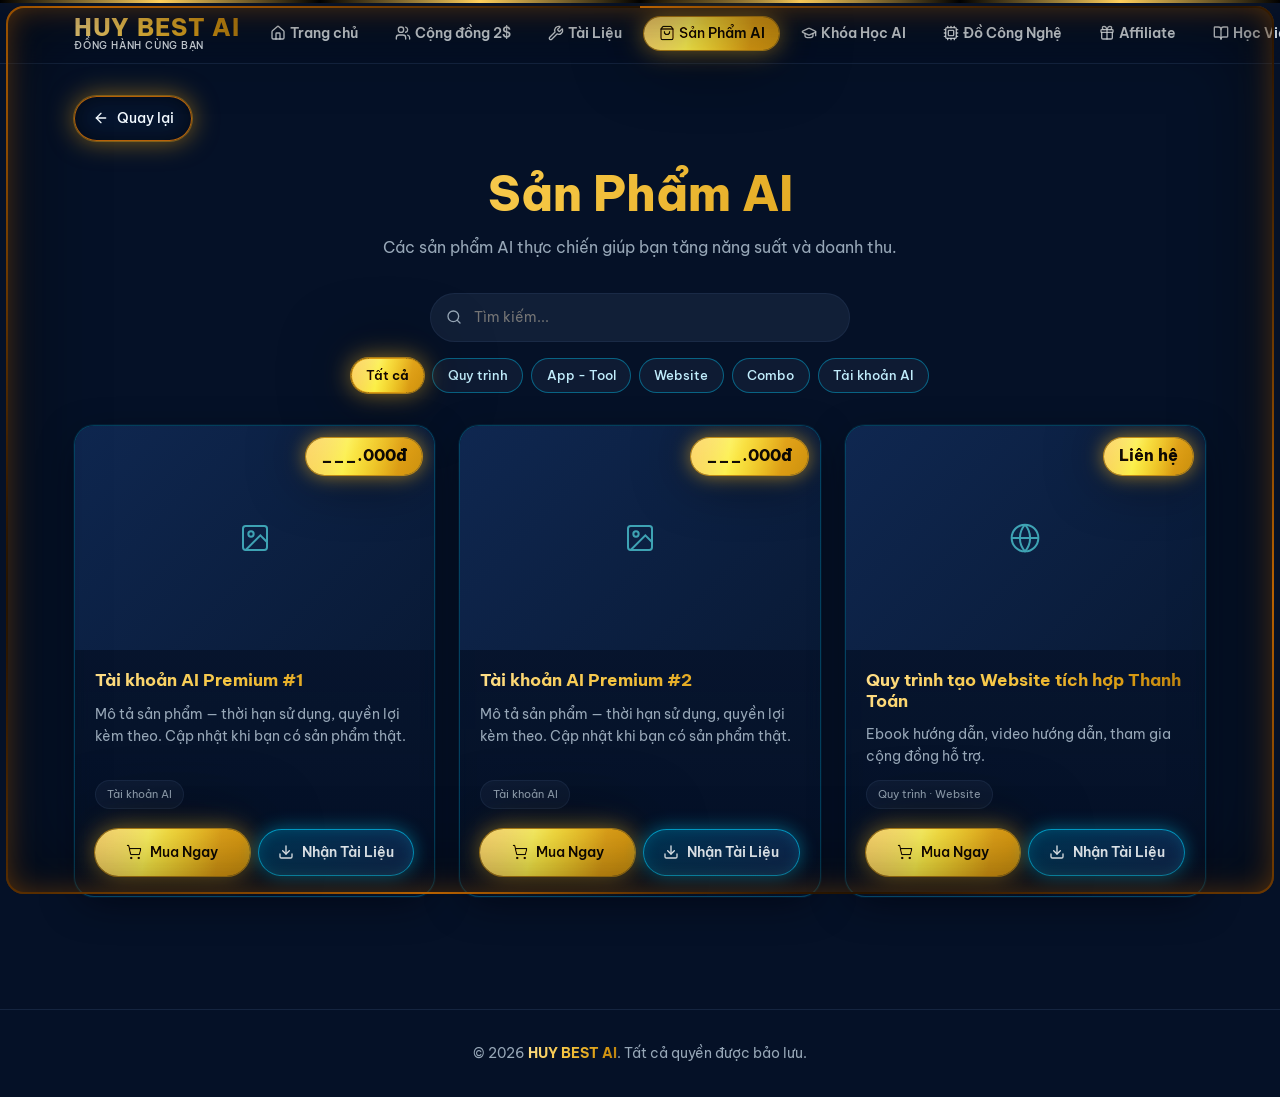
<file: TRANG BÁN HÀNG/san-pham-ai.html>
<!DOCTYPE html>
<html lang="vi">
<head>
<meta charset="UTF-8">
<meta name="viewport" content="width=device-width, initial-scale=1.0">
<title>Sản Phẩm AI – Huy Best AI</title>
<meta name="description" content="Nền tảng AI – Affiliate – Sản phẩm số của Huy Best AI.">
<link rel="preconnect" href="https://fonts.googleapis.com">
<link rel="preconnect" href="https://fonts.gstatic.com" crossorigin>
<link rel="stylesheet" href="https://fonts.googleapis.com/css2?family=Be+Vietnam+Pro:wght@400;500;600;700;800&display=swap">
<link rel="stylesheet" href="assets/style.css">
</head>
<body>
<div class="neon-frame" aria-hidden="true"><div class="led-runner"></div></div>
<div class="top-strip"></div>

<header class="site-header">
  <div class="container header-row">
    <a href="index.html" class="logo">
      <span class="name text-gradient-gold">HUY BEST AI</span>
      <span class="tagline">ĐỒNG HÀNH CÙNG BẠN</span>
    </a>
    <nav class="main-nav">
      <a href="index.html" class="nav-link"><svg xmlns="http://www.w3.org/2000/svg" width="24" height="24" viewBox="0 0 24 24" fill="none" stroke="currentColor" stroke-width="2" stroke-linecap="round" stroke-linejoin="round"><path d="M15 21v-8a1 1 0 0 0-1-1h-4a1 1 0 0 0-1 1v8"></path><path d="M3 10a2 2 0 0 1 .709-1.528l7-6a2 2 0 0 1 2.582 0l7 6A2 2 0 0 1 21 10v9a2 2 0 0 1-2 2H5a2 2 0 0 1-2-2z"></path></svg><span>Trang chủ</span></a>
      <a href="cong-dong-2usd.html" class="nav-link"><svg xmlns="http://www.w3.org/2000/svg" width="24" height="24" viewBox="0 0 24 24" fill="none" stroke="currentColor" stroke-width="2" stroke-linecap="round" stroke-linejoin="round"><path d="M16 21v-2a4 4 0 0 0-4-4H6a4 4 0 0 0-4 4v2"></path><path d="M16 3.128a4 4 0 0 1 0 7.744"></path><path d="M22 21v-2a4 4 0 0 0-3-3.87"></path><circle cx="9" cy="7" r="4"></circle></svg><span>Cộng đồng 2$</span></a>
      <a href="tool-trai-nghiem.html" class="nav-link"><svg xmlns="http://www.w3.org/2000/svg" width="24" height="24" viewBox="0 0 24 24" fill="none" stroke="currentColor" stroke-width="2" stroke-linecap="round" stroke-linejoin="round"><path d="M14.7 6.3a1 1 0 0 0 0 1.4l1.6 1.6a1 1 0 0 0 1.4 0l3.106-3.105c.32-.322.863-.22.983.218a6 6 0 0 1-8.259 7.057l-7.91 7.91a1 1 0 0 1-2.999-3l7.91-7.91a6 6 0 0 1 7.057-8.259c.438.12.54.662.219.984z"></path></svg><span>Tài Liệu</span></a>
      <a href="san-pham-ai.html" class="nav-link"><svg xmlns="http://www.w3.org/2000/svg" width="24" height="24" viewBox="0 0 24 24" fill="none" stroke="currentColor" stroke-width="2" stroke-linecap="round" stroke-linejoin="round"><path d="M16 10a4 4 0 0 1-8 0"></path><path d="M3.103 6.034h17.794"></path><path d="M3.4 5.467a2 2 0 0 0-.4 1.2V20a2 2 0 0 0 2 2h14a2 2 0 0 0 2-2V6.667a2 2 0 0 0-.4-1.2l-2-2.667A2 2 0 0 0 17 2H7a2 2 0 0 0-1.6.8z"></path></svg><span>Sản Phẩm AI</span></a>
      <a href="khoa-hoc-ai.html" class="nav-link"><svg xmlns="http://www.w3.org/2000/svg" width="24" height="24" viewBox="0 0 24 24" fill="none" stroke="currentColor" stroke-width="2" stroke-linecap="round" stroke-linejoin="round"><path d="M21.42 10.922a1 1 0 0 0-.019-1.838L12.83 5.18a2 2 0 0 0-1.66 0L2.6 9.08a1 1 0 0 0 0 1.832l8.57 3.908a2 2 0 0 0 1.66 0z"></path><path d="M22 10v6"></path><path d="M6 12.5V16a6 3 0 0 0 12 0v-3.5"></path></svg><span>Khóa Học AI</span></a>
      <a href="do-cong-nghe.html" class="nav-link"><svg xmlns="http://www.w3.org/2000/svg" width="24" height="24" viewBox="0 0 24 24" fill="none" stroke="currentColor" stroke-width="2" stroke-linecap="round" stroke-linejoin="round"><path d="M12 20v2"></path><path d="M12 2v2"></path><path d="M17 20v2"></path><path d="M17 2v2"></path><path d="M2 12h2"></path><path d="M2 17h2"></path><path d="M2 7h2"></path><path d="M20 12h2"></path><path d="M20 17h2"></path><path d="M20 7h2"></path><path d="M7 20v2"></path><path d="M7 2v2"></path><rect x="4" y="4" width="16" height="16" rx="2"></rect><rect x="8" y="8" width="8" height="8" rx="1"></rect></svg><span>Đồ Công Nghệ</span></a>
      <a href="affiliate.html" class="nav-link"><svg xmlns="http://www.w3.org/2000/svg" width="24" height="24" viewBox="0 0 24 24" fill="none" stroke="currentColor" stroke-width="2" stroke-linecap="round" stroke-linejoin="round"><path d="M12 7v14"></path><path d="M20 11v8a2 2 0 0 1-2 2H6a2 2 0 0 1-2-2v-8"></path><path d="M7.5 7a1 1 0 0 1 0-5A4.8 8 0 0 1 12 7a4.8 8 0 0 1 4.5-5 1 1 0 0 1 0 5"></path><rect x="3" y="7" width="18" height="4" rx="1"></rect></svg><span>Affiliate</span></a>
      <a href="hoc-vien.html" class="nav-link"><svg xmlns="http://www.w3.org/2000/svg" width="24" height="24" viewBox="0 0 24 24" fill="none" stroke="currentColor" stroke-width="2" stroke-linecap="round" stroke-linejoin="round"><path d="M12 7v14"></path><path d="M3 18a1 1 0 0 1-1-1V4a1 1 0 0 1 1-1h5a4 4 0 0 1 4 4 4 4 0 0 1 4-4h5a1 1 0 0 1 1 1v13a1 1 0 0 1-1 1h-6a3 3 0 0 0-3 3 3 3 0 0 0-3-3z"></path></svg><span>Học Viện</span></a>
      <a href="admin.html" class="nav-link"><svg xmlns="http://www.w3.org/2000/svg" width="24" height="24" viewBox="0 0 24 24" fill="none" stroke="currentColor" stroke-width="2" stroke-linecap="round" stroke-linejoin="round"><path d="M20 13c0 5-3.5 7.5-7.66 8.95a1 1 0 0 1-.67-.01C7.5 20.5 4 18 4 13V6a1 1 0 0 1 1-1c2 0 4.5-1.2 6.24-2.72a1.17 1.17 0 0 1 1.52 0C14.51 3.81 17 5 19 5a1 1 0 0 1 1 1z"></path></svg><span>Đăng nhập / Đăng ký</span></a>
    </nav>
  </div>
</header>

<main>
  <div class="page-wrap">
    <a href="index.html" class="back-btn neon-border-gold"><svg xmlns="http://www.w3.org/2000/svg" width="24" height="24" viewBox="0 0 24 24" fill="none" stroke="currentColor" stroke-width="2" stroke-linecap="round" stroke-linejoin="round"><path d="m12 19-7-7 7-7"></path><path d="M19 12H5"></path></svg> Quay lại</a>

    <div class="page-head">
      <h1 class="text-gradient-gold">Sản Phẩm AI</h1>
      <p>Các sản phẩm AI thực chiến giúp bạn tăng năng suất và doanh thu.</p>
    </div>

    <div data-catalog>
      <div class="catalog-controls">
        <div class="search-wrap">
          <svg xmlns="http://www.w3.org/2000/svg" width="24" height="24" viewBox="0 0 24 24" fill="none" stroke="currentColor" stroke-width="2" stroke-linecap="round" stroke-linejoin="round"><path d="m21 21-4.34-4.34"></path><circle cx="11" cy="11" r="8"></circle></svg>
          <input data-search-input placeholder="Tìm kiếm..." class="search-input">
        </div>
        <div class="filter-row">
          <button class="chip chip-active" data-filter="all">Tất cả</button>
          <button class="chip" data-filter="Quy trình">Quy trình</button>
          <button class="chip" data-filter="App - Tool">App - Tool</button>
          <button class="chip" data-filter="Website">Website</button>
          <button class="chip" data-filter="Combo">Combo</button>
          <button class="chip" data-filter="Tài khoản AI">Tài khoản AI</button>
        </div>
      </div>

      <div class="card-grid cols-3">
        <article class="card-glow product-card" data-card data-tags="Tài khoản AI">
          <div class="media">
            <div class="img-placeholder"><svg xmlns="http://www.w3.org/2000/svg" width="24" height="24" viewBox="0 0 24 24" fill="none" stroke="currentColor" stroke-width="1.5"><rect x="3" y="3" width="18" height="18" rx="2"></rect><circle cx="9" cy="9" r="2"></circle><path d="m21 15-5-5L5 21"></path></svg></div>
            <span class="price-tag price-neon">___.000đ</span>
          </div>
          <div class="body">
            <h3 class="text-gradient-gold">Tài khoản AI Premium #1 <em style="opacity:.6;font-size:.7em;">(placeholder)</em></h3>
            <p class="desc">Mô tả sản phẩm — thời hạn sử dụng, quyền lợi kèm theo. Cập nhật khi bạn có sản phẩm thật.</p>
            <span class="tag-pill">Tài khoản AI</span>
            <div class="card-ctas">
              <a href="#" class="btn-neon"><svg xmlns="http://www.w3.org/2000/svg" width="24" height="24" viewBox="0 0 24 24" fill="none" stroke="currentColor" stroke-width="2" stroke-linecap="round" stroke-linejoin="round"><circle cx="8" cy="21" r="1"></circle><circle cx="19" cy="21" r="1"></circle><path d="M2.05 2.05h2l2.66 12.42a2 2 0 0 0 2 1.58h9.78a2 2 0 0 0 1.95-1.57l1.65-7.43H5.12"></path></svg> Mua Ngay</a>
              <a href="#" target="_blank" rel="noreferrer" class="btn-neon-cyan"><svg xmlns="http://www.w3.org/2000/svg" width="24" height="24" viewBox="0 0 24 24" fill="none" stroke="currentColor" stroke-width="2" stroke-linecap="round" stroke-linejoin="round"><path d="M12 15V3"></path><path d="M21 15v4a2 2 0 0 1-2 2H5a2 2 0 0 1-2-2v-4"></path><path d="m7 10 5 5 5-5"></path></svg> Nhận Tài Liệu</a>
            </div>
          </div>
        </article>

        <article class="card-glow product-card" data-card data-tags="Tài khoản AI">
          <div class="media">
            <div class="img-placeholder"><svg xmlns="http://www.w3.org/2000/svg" width="24" height="24" viewBox="0 0 24 24" fill="none" stroke="currentColor" stroke-width="1.5"><rect x="3" y="3" width="18" height="18" rx="2"></rect><circle cx="9" cy="9" r="2"></circle><path d="m21 15-5-5L5 21"></path></svg></div>
            <span class="price-tag price-neon">___.000đ</span>
          </div>
          <div class="body">
            <h3 class="text-gradient-gold">Tài khoản AI Premium #2 <em style="opacity:.6;font-size:.7em;">(placeholder)</em></h3>
            <p class="desc">Mô tả sản phẩm — thời hạn sử dụng, quyền lợi kèm theo. Cập nhật khi bạn có sản phẩm thật.</p>
            <span class="tag-pill">Tài khoản AI</span>
            <div class="card-ctas">
              <a href="#" class="btn-neon"><svg xmlns="http://www.w3.org/2000/svg" width="24" height="24" viewBox="0 0 24 24" fill="none" stroke="currentColor" stroke-width="2" stroke-linecap="round" stroke-linejoin="round"><circle cx="8" cy="21" r="1"></circle><circle cx="19" cy="21" r="1"></circle><path d="M2.05 2.05h2l2.66 12.42a2 2 0 0 0 2 1.58h9.78a2 2 0 0 0 1.95-1.57l1.65-7.43H5.12"></path></svg> Mua Ngay</a>
              <a href="#" target="_blank" rel="noreferrer" class="btn-neon-cyan"><svg xmlns="http://www.w3.org/2000/svg" width="24" height="24" viewBox="0 0 24 24" fill="none" stroke="currentColor" stroke-width="2" stroke-linecap="round" stroke-linejoin="round"><path d="M12 15V3"></path><path d="M21 15v4a2 2 0 0 1-2 2H5a2 2 0 0 1-2-2v-4"></path><path d="m7 10 5 5 5-5"></path></svg> Nhận Tài Liệu</a>
            </div>
          </div>
        </article>

        <article class="card-glow product-card" data-card data-tags="Quy trình Website">
          <div class="media">
            <div class="img-placeholder"><svg xmlns="http://www.w3.org/2000/svg" width="24" height="24" viewBox="0 0 24 24" fill="none" stroke="currentColor" stroke-width="1.5"><circle cx="12" cy="12" r="10"></circle><path d="M2 12h20M12 2a15 15 0 0 1 0 20 15 15 0 0 1 0-20"></path></svg></div>
            <span class="price-tag price-neon">Liên hệ</span>
          </div>
          <div class="body">
            <h3 class="text-gradient-gold">Quy trình tạo Website tích hợp Thanh Toán <em style="opacity:.6;font-size:.7em;">(placeholder)</em></h3>
            <p class="desc">Ebook hướng dẫn, video hướng dẫn, tham gia cộng đồng hỗ trợ.</p>
            <span class="tag-pill">Quy trình · Website</span>
            <div class="card-ctas">
              <a href="#" class="btn-neon"><svg xmlns="http://www.w3.org/2000/svg" width="24" height="24" viewBox="0 0 24 24" fill="none" stroke="currentColor" stroke-width="2" stroke-linecap="round" stroke-linejoin="round"><circle cx="8" cy="21" r="1"></circle><circle cx="19" cy="21" r="1"></circle><path d="M2.05 2.05h2l2.66 12.42a2 2 0 0 0 2 1.58h9.78a2 2 0 0 0 1.95-1.57l1.65-7.43H5.12"></path></svg> Mua Ngay</a>
              <a href="#" target="_blank" rel="noreferrer" class="btn-neon-cyan"><svg xmlns="http://www.w3.org/2000/svg" width="24" height="24" viewBox="0 0 24 24" fill="none" stroke="currentColor" stroke-width="2" stroke-linecap="round" stroke-linejoin="round"><path d="M12 15V3"></path><path d="M21 15v4a2 2 0 0 1-2 2H5a2 2 0 0 1-2-2v-4"></path><path d="m7 10 5 5 5-5"></path></svg> Nhận Tài Liệu</a>
            </div>
          </div>
        </article>
      </div>
    </div>
  </div>
</main>

<footer class="site-footer">
  <div class="container">© 2026 <span class="text-gradient-gold" style="font-weight:700;">HUY BEST AI</span>. Tất cả quyền được bảo lưu.</div>
</footer>

<script src="assets/main.js"></script>
</body>
</html>
</file>
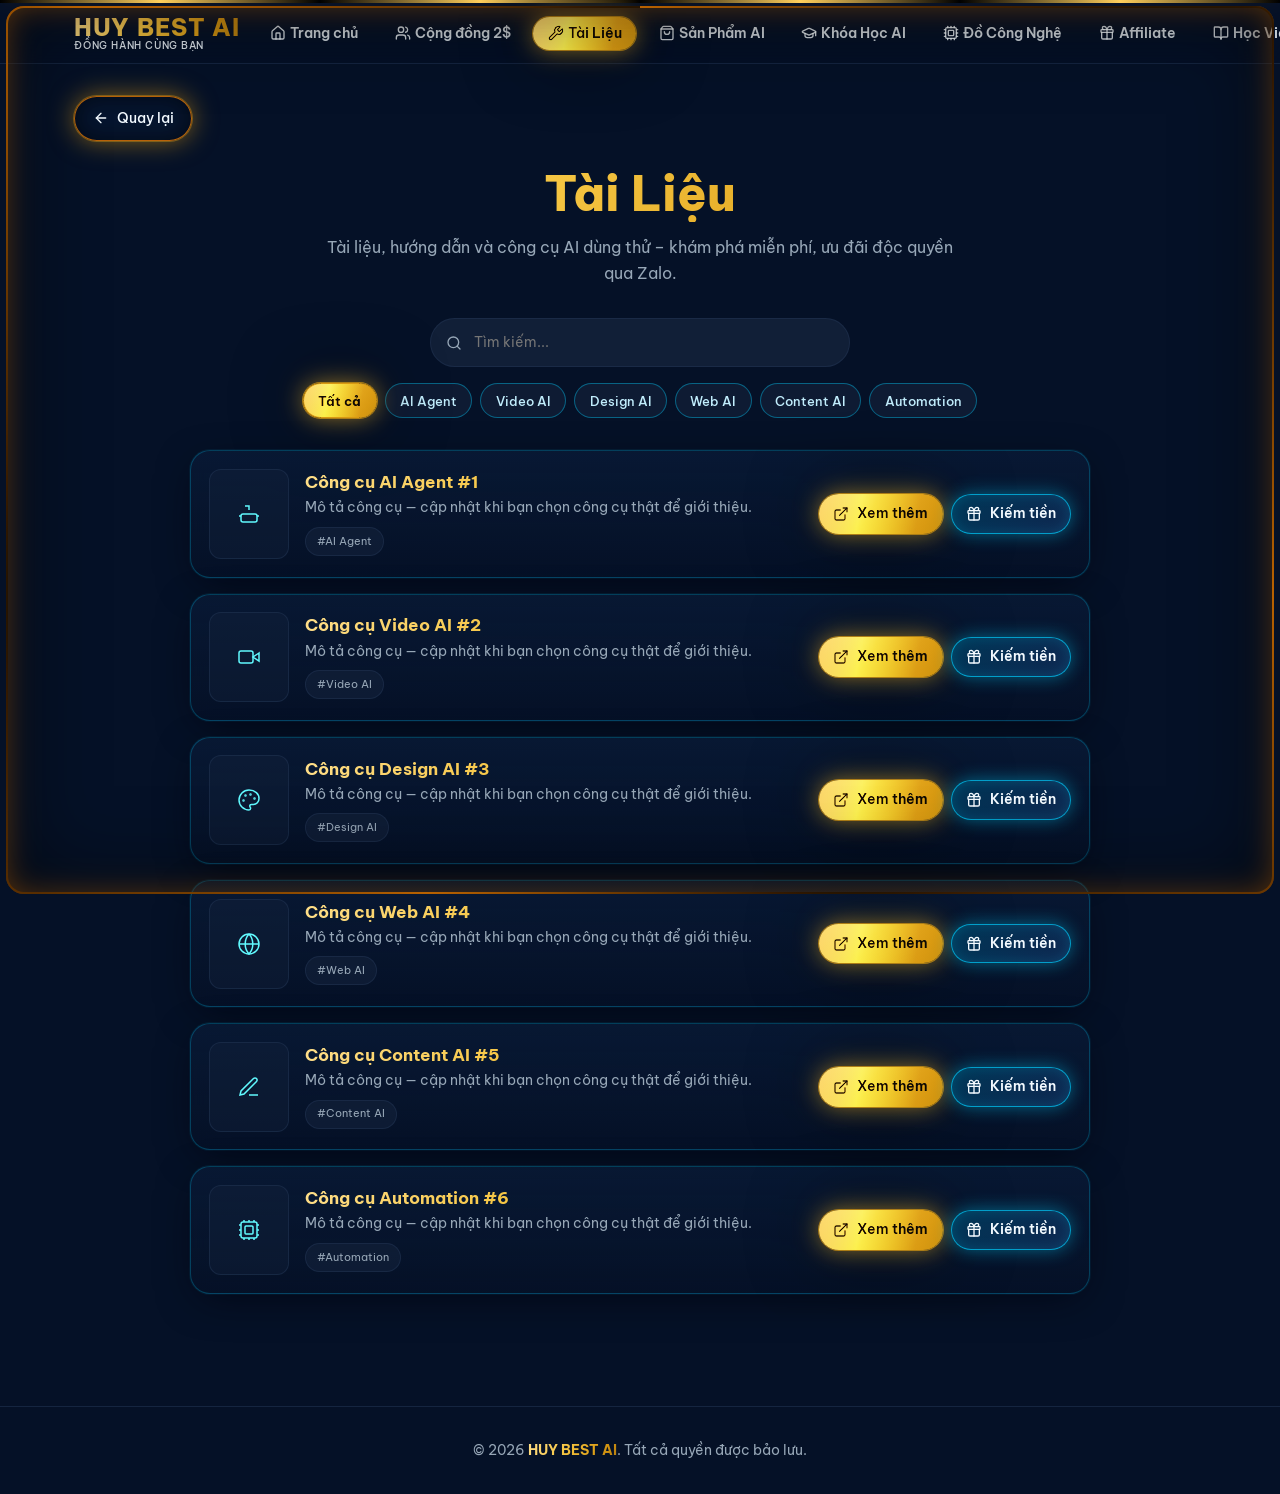
<file: TRANG BÁN HÀNG/tool-trai-nghiem.html>
<!DOCTYPE html>
<html lang="vi">
<head>
<meta charset="UTF-8">
<meta name="viewport" content="width=device-width, initial-scale=1.0">
<title>Tài Liệu – Huy Best AI</title>
<meta name="description" content="Nền tảng AI – Affiliate – Sản phẩm số của Huy Best AI.">
<link rel="preconnect" href="https://fonts.googleapis.com">
<link rel="preconnect" href="https://fonts.gstatic.com" crossorigin>
<link rel="stylesheet" href="https://fonts.googleapis.com/css2?family=Be+Vietnam+Pro:wght@400;500;600;700;800&display=swap">
<link rel="stylesheet" href="assets/style.css">
</head>
<body>
<div class="neon-frame" aria-hidden="true"><div class="led-runner"></div></div>
<div class="top-strip"></div>

<header class="site-header">
  <div class="container header-row">
    <a href="index.html" class="logo">
      <span class="name text-gradient-gold">HUY BEST AI</span>
      <span class="tagline">ĐỒNG HÀNH CÙNG BẠN</span>
    </a>
    <nav class="main-nav">
      <a href="index.html" class="nav-link"><svg xmlns="http://www.w3.org/2000/svg" width="24" height="24" viewBox="0 0 24 24" fill="none" stroke="currentColor" stroke-width="2" stroke-linecap="round" stroke-linejoin="round"><path d="M15 21v-8a1 1 0 0 0-1-1h-4a1 1 0 0 0-1 1v8"></path><path d="M3 10a2 2 0 0 1 .709-1.528l7-6a2 2 0 0 1 2.582 0l7 6A2 2 0 0 1 21 10v9a2 2 0 0 1-2 2H5a2 2 0 0 1-2-2z"></path></svg><span>Trang chủ</span></a>
      <a href="cong-dong-2usd.html" class="nav-link"><svg xmlns="http://www.w3.org/2000/svg" width="24" height="24" viewBox="0 0 24 24" fill="none" stroke="currentColor" stroke-width="2" stroke-linecap="round" stroke-linejoin="round"><path d="M16 21v-2a4 4 0 0 0-4-4H6a4 4 0 0 0-4 4v2"></path><path d="M16 3.128a4 4 0 0 1 0 7.744"></path><path d="M22 21v-2a4 4 0 0 0-3-3.87"></path><circle cx="9" cy="7" r="4"></circle></svg><span>Cộng đồng 2$</span></a>
      <a href="tool-trai-nghiem.html" class="nav-link"><svg xmlns="http://www.w3.org/2000/svg" width="24" height="24" viewBox="0 0 24 24" fill="none" stroke="currentColor" stroke-width="2" stroke-linecap="round" stroke-linejoin="round"><path d="M14.7 6.3a1 1 0 0 0 0 1.4l1.6 1.6a1 1 0 0 0 1.4 0l3.106-3.105c.32-.322.863-.22.983.218a6 6 0 0 1-8.259 7.057l-7.91 7.91a1 1 0 0 1-2.999-3l7.91-7.91a6 6 0 0 1 7.057-8.259c.438.12.54.662.219.984z"></path></svg><span>Tài Liệu</span></a>
      <a href="san-pham-ai.html" class="nav-link"><svg xmlns="http://www.w3.org/2000/svg" width="24" height="24" viewBox="0 0 24 24" fill="none" stroke="currentColor" stroke-width="2" stroke-linecap="round" stroke-linejoin="round"><path d="M16 10a4 4 0 0 1-8 0"></path><path d="M3.103 6.034h17.794"></path><path d="M3.4 5.467a2 2 0 0 0-.4 1.2V20a2 2 0 0 0 2 2h14a2 2 0 0 0 2-2V6.667a2 2 0 0 0-.4-1.2l-2-2.667A2 2 0 0 0 17 2H7a2 2 0 0 0-1.6.8z"></path></svg><span>Sản Phẩm AI</span></a>
      <a href="khoa-hoc-ai.html" class="nav-link"><svg xmlns="http://www.w3.org/2000/svg" width="24" height="24" viewBox="0 0 24 24" fill="none" stroke="currentColor" stroke-width="2" stroke-linecap="round" stroke-linejoin="round"><path d="M21.42 10.922a1 1 0 0 0-.019-1.838L12.83 5.18a2 2 0 0 0-1.66 0L2.6 9.08a1 1 0 0 0 0 1.832l8.57 3.908a2 2 0 0 0 1.66 0z"></path><path d="M22 10v6"></path><path d="M6 12.5V16a6 3 0 0 0 12 0v-3.5"></path></svg><span>Khóa Học AI</span></a>
      <a href="do-cong-nghe.html" class="nav-link"><svg xmlns="http://www.w3.org/2000/svg" width="24" height="24" viewBox="0 0 24 24" fill="none" stroke="currentColor" stroke-width="2" stroke-linecap="round" stroke-linejoin="round"><path d="M12 20v2"></path><path d="M12 2v2"></path><path d="M17 20v2"></path><path d="M17 2v2"></path><path d="M2 12h2"></path><path d="M2 17h2"></path><path d="M2 7h2"></path><path d="M20 12h2"></path><path d="M20 17h2"></path><path d="M20 7h2"></path><path d="M7 20v2"></path><path d="M7 2v2"></path><rect x="4" y="4" width="16" height="16" rx="2"></rect><rect x="8" y="8" width="8" height="8" rx="1"></rect></svg><span>Đồ Công Nghệ</span></a>
      <a href="affiliate.html" class="nav-link"><svg xmlns="http://www.w3.org/2000/svg" width="24" height="24" viewBox="0 0 24 24" fill="none" stroke="currentColor" stroke-width="2" stroke-linecap="round" stroke-linejoin="round"><path d="M12 7v14"></path><path d="M20 11v8a2 2 0 0 1-2 2H6a2 2 0 0 1-2-2v-8"></path><path d="M7.5 7a1 1 0 0 1 0-5A4.8 8 0 0 1 12 7a4.8 8 0 0 1 4.5-5 1 1 0 0 1 0 5"></path><rect x="3" y="7" width="18" height="4" rx="1"></rect></svg><span>Affiliate</span></a>
      <a href="hoc-vien.html" class="nav-link"><svg xmlns="http://www.w3.org/2000/svg" width="24" height="24" viewBox="0 0 24 24" fill="none" stroke="currentColor" stroke-width="2" stroke-linecap="round" stroke-linejoin="round"><path d="M12 7v14"></path><path d="M3 18a1 1 0 0 1-1-1V4a1 1 0 0 1 1-1h5a4 4 0 0 1 4 4 4 4 0 0 1 4-4h5a1 1 0 0 1 1 1v13a1 1 0 0 1-1 1h-6a3 3 0 0 0-3 3 3 3 0 0 0-3-3z"></path></svg><span>Học Viện</span></a>
      <a href="admin.html" class="nav-link"><svg xmlns="http://www.w3.org/2000/svg" width="24" height="24" viewBox="0 0 24 24" fill="none" stroke="currentColor" stroke-width="2" stroke-linecap="round" stroke-linejoin="round"><path d="M20 13c0 5-3.5 7.5-7.66 8.95a1 1 0 0 1-.67-.01C7.5 20.5 4 18 4 13V6a1 1 0 0 1 1-1c2 0 4.5-1.2 6.24-2.72a1.17 1.17 0 0 1 1.52 0C14.51 3.81 17 5 19 5a1 1 0 0 1 1 1z"></path></svg><span>Đăng nhập / Đăng ký</span></a>
    </nav>
  </div>
</header>

<main>
  <div class="page-wrap">
    <a href="index.html" class="back-btn neon-border-gold"><svg xmlns="http://www.w3.org/2000/svg" width="24" height="24" viewBox="0 0 24 24" fill="none" stroke="currentColor" stroke-width="2" stroke-linecap="round" stroke-linejoin="round"><path d="m12 19-7-7 7-7"></path><path d="M19 12H5"></path></svg> Quay lại</a>

    <div class="page-head">
      <h1 class="text-gradient-gold">Tài Liệu</h1>
      <p>Tài liệu, hướng dẫn và công cụ AI dùng thử – khám phá miễn phí, ưu đãi độc quyền qua Zalo.</p>
    </div>

    <div data-catalog>
      <div class="catalog-controls">
        <div class="search-wrap">
          <svg xmlns="http://www.w3.org/2000/svg" width="24" height="24" viewBox="0 0 24 24" fill="none" stroke="currentColor" stroke-width="2" stroke-linecap="round" stroke-linejoin="round"><path d="m21 21-4.34-4.34"></path><circle cx="11" cy="11" r="8"></circle></svg>
          <input data-search-input placeholder="Tìm kiếm..." class="search-input">
        </div>
        <div class="filter-row">
          <button class="chip chip-active" data-filter="all">Tất cả</button>
          <button class="chip" data-filter="AI Agent">AI Agent</button>
          <button class="chip" data-filter="Video AI">Video AI</button>
          <button class="chip" data-filter="Design AI">Design AI</button>
          <button class="chip" data-filter="Web AI">Web AI</button>
          <button class="chip" data-filter="Content AI">Content AI</button>
          <button class="chip" data-filter="Automation">Automation</button>
        </div>
      </div>

      <div style="display:flex;flex-direction:column;gap:1rem;max-width:900px;margin:0 auto;">

        <article class="card-glow row-card" data-card data-tags="AI Agent">
          <div class="row-thumb"><svg xmlns="http://www.w3.org/2000/svg" width="24" height="24" viewBox="0 0 24 24" fill="none" stroke="currentColor" stroke-width="1.5" style="color:var(--accent-pale)"><path d="M12 8V4H8"></path><rect x="4" y="12" width="16" height="8" rx="2"></rect><path d="M2 14h2m16 0h2M9 16v.01M15 16v.01"></path></svg></div>
          <div class="row-body">
            <h3 class="text-gradient-gold">Công cụ AI Agent #1 <em style="opacity:.6;font-size:.75em;">(placeholder)</em></h3>
            <p>Mô tả công cụ — cập nhật khi bạn chọn công cụ thật để giới thiệu.</p>
            <span class="tag-pill" style="margin-top:.5rem;">#AI Agent</span>
          </div>
          <div class="row-ctas">
            <a href="#" target="_blank" rel="noreferrer" class="btn-neon btn-sm"><svg xmlns="http://www.w3.org/2000/svg" width="24" height="24" viewBox="0 0 24 24" fill="none" stroke="currentColor" stroke-width="2" stroke-linecap="round" stroke-linejoin="round"><path d="M15 3h6v6"></path><path d="M10 14 21 3"></path><path d="M18 13v6a2 2 0 0 1-2 2H5a2 2 0 0 1-2-2V8a2 2 0 0 1 2-2h6"></path></svg> Xem thêm</a>
            <a href="#" target="_blank" rel="noreferrer" class="btn-neon-cyan btn-sm"><svg xmlns="http://www.w3.org/2000/svg" width="24" height="24" viewBox="0 0 24 24" fill="none" stroke="currentColor" stroke-width="2" stroke-linecap="round" stroke-linejoin="round"><path d="M12 7v14"></path><path d="M20 11v8a2 2 0 0 1-2 2H6a2 2 0 0 1-2-2v-8"></path><path d="M7.5 7a1 1 0 0 1 0-5A4.8 8 0 0 1 12 7a4.8 8 0 0 1 4.5-5 1 1 0 0 1 0 5"></path><rect x="3" y="7" width="18" height="4" rx="1"></rect></svg> Kiếm tiền</a>
          </div>
        </article>

        <article class="card-glow row-card" data-card data-tags="Video AI">
          <div class="row-thumb"><svg xmlns="http://www.w3.org/2000/svg" width="24" height="24" viewBox="0 0 24 24" fill="none" stroke="currentColor" stroke-width="1.5" style="color:var(--accent-pale)"><path d="m22 8-6 4 6 4V8Z"></path><rect x="2" y="6" width="14" height="12" rx="2"></rect></svg></div>
          <div class="row-body">
            <h3 class="text-gradient-gold">Công cụ Video AI #2 <em style="opacity:.6;font-size:.75em;">(placeholder)</em></h3>
            <p>Mô tả công cụ — cập nhật khi bạn chọn công cụ thật để giới thiệu.</p>
            <span class="tag-pill" style="margin-top:.5rem;">#Video AI</span>
          </div>
          <div class="row-ctas">
            <a href="#" target="_blank" rel="noreferrer" class="btn-neon btn-sm"><svg xmlns="http://www.w3.org/2000/svg" width="24" height="24" viewBox="0 0 24 24" fill="none" stroke="currentColor" stroke-width="2" stroke-linecap="round" stroke-linejoin="round"><path d="M15 3h6v6"></path><path d="M10 14 21 3"></path><path d="M18 13v6a2 2 0 0 1-2 2H5a2 2 0 0 1-2-2V8a2 2 0 0 1 2-2h6"></path></svg> Xem thêm</a>
            <a href="#" target="_blank" rel="noreferrer" class="btn-neon-cyan btn-sm"><svg xmlns="http://www.w3.org/2000/svg" width="24" height="24" viewBox="0 0 24 24" fill="none" stroke="currentColor" stroke-width="2" stroke-linecap="round" stroke-linejoin="round"><path d="M12 7v14"></path><path d="M20 11v8a2 2 0 0 1-2 2H6a2 2 0 0 1-2-2v-8"></path><path d="M7.5 7a1 1 0 0 1 0-5A4.8 8 0 0 1 12 7a4.8 8 0 0 1 4.5-5 1 1 0 0 1 0 5"></path><rect x="3" y="7" width="18" height="4" rx="1"></rect></svg> Kiếm tiền</a>
          </div>
        </article>

        <article class="card-glow row-card" data-card data-tags="Design AI">
          <div class="row-thumb"><svg xmlns="http://www.w3.org/2000/svg" width="24" height="24" viewBox="0 0 24 24" fill="none" stroke="currentColor" stroke-width="1.5" style="color:var(--accent-pale)"><circle cx="13.5" cy="6.5" r=".5"></circle><circle cx="17.5" cy="10.5" r=".5"></circle><circle cx="8.5" cy="7.5" r=".5"></circle><circle cx="6.5" cy="12.5" r=".5"></circle><path d="M12 2C6.5 2 2 6.5 2 12s4.5 10 10 10c.926 0 1.648-.746 1.648-1.688 0-.437-.18-.835-.437-1.125-.29-.289-.438-.652-.438-1.125a1.64 1.64 0 0 1 1.668-1.668h1.996c3.051 0 5.555-2.503 5.555-5.554C22.464 6.012 17.86 2 12 2z"></path></svg></div>
          <div class="row-body">
            <h3 class="text-gradient-gold">Công cụ Design AI #3 <em style="opacity:.6;font-size:.75em;">(placeholder)</em></h3>
            <p>Mô tả công cụ — cập nhật khi bạn chọn công cụ thật để giới thiệu.</p>
            <span class="tag-pill" style="margin-top:.5rem;">#Design AI</span>
          </div>
          <div class="row-ctas">
            <a href="#" target="_blank" rel="noreferrer" class="btn-neon btn-sm"><svg xmlns="http://www.w3.org/2000/svg" width="24" height="24" viewBox="0 0 24 24" fill="none" stroke="currentColor" stroke-width="2" stroke-linecap="round" stroke-linejoin="round"><path d="M15 3h6v6"></path><path d="M10 14 21 3"></path><path d="M18 13v6a2 2 0 0 1-2 2H5a2 2 0 0 1-2-2V8a2 2 0 0 1 2-2h6"></path></svg> Xem thêm</a>
            <a href="#" target="_blank" rel="noreferrer" class="btn-neon-cyan btn-sm"><svg xmlns="http://www.w3.org/2000/svg" width="24" height="24" viewBox="0 0 24 24" fill="none" stroke="currentColor" stroke-width="2" stroke-linecap="round" stroke-linejoin="round"><path d="M12 7v14"></path><path d="M20 11v8a2 2 0 0 1-2 2H6a2 2 0 0 1-2-2v-8"></path><path d="M7.5 7a1 1 0 0 1 0-5A4.8 8 0 0 1 12 7a4.8 8 0 0 1 4.5-5 1 1 0 0 1 0 5"></path><rect x="3" y="7" width="18" height="4" rx="1"></rect></svg> Kiếm tiền</a>
          </div>
        </article>

        <article class="card-glow row-card" data-card data-tags="Web AI">
          <div class="row-thumb"><svg xmlns="http://www.w3.org/2000/svg" width="24" height="24" viewBox="0 0 24 24" fill="none" stroke="currentColor" stroke-width="1.5" style="color:var(--accent-pale)"><circle cx="12" cy="12" r="10"></circle><path d="M2 12h20M12 2a15 15 0 0 1 0 20 15 15 0 0 1 0-20"></path></svg></div>
          <div class="row-body">
            <h3 class="text-gradient-gold">Công cụ Web AI #4 <em style="opacity:.6;font-size:.75em;">(placeholder)</em></h3>
            <p>Mô tả công cụ — cập nhật khi bạn chọn công cụ thật để giới thiệu.</p>
            <span class="tag-pill" style="margin-top:.5rem;">#Web AI</span>
          </div>
          <div class="row-ctas">
            <a href="#" target="_blank" rel="noreferrer" class="btn-neon btn-sm"><svg xmlns="http://www.w3.org/2000/svg" width="24" height="24" viewBox="0 0 24 24" fill="none" stroke="currentColor" stroke-width="2" stroke-linecap="round" stroke-linejoin="round"><path d="M15 3h6v6"></path><path d="M10 14 21 3"></path><path d="M18 13v6a2 2 0 0 1-2 2H5a2 2 0 0 1-2-2V8a2 2 0 0 1 2-2h6"></path></svg> Xem thêm</a>
            <a href="#" target="_blank" rel="noreferrer" class="btn-neon-cyan btn-sm"><svg xmlns="http://www.w3.org/2000/svg" width="24" height="24" viewBox="0 0 24 24" fill="none" stroke="currentColor" stroke-width="2" stroke-linecap="round" stroke-linejoin="round"><path d="M12 7v14"></path><path d="M20 11v8a2 2 0 0 1-2 2H6a2 2 0 0 1-2-2v-8"></path><path d="M7.5 7a1 1 0 0 1 0-5A4.8 8 0 0 1 12 7a4.8 8 0 0 1 4.5-5 1 1 0 0 1 0 5"></path><rect x="3" y="7" width="18" height="4" rx="1"></rect></svg> Kiếm tiền</a>
          </div>
        </article>

        <article class="card-glow row-card" data-card data-tags="Content AI">
          <div class="row-thumb"><svg xmlns="http://www.w3.org/2000/svg" width="24" height="24" viewBox="0 0 24 24" fill="none" stroke="currentColor" stroke-width="1.5" style="color:var(--accent-pale)"><path d="M12 20h9"></path><path d="M16.5 3.5a2.121 2.121 0 0 1 3 3L7 19l-4 1 1-4Z"></path></svg></div>
          <div class="row-body">
            <h3 class="text-gradient-gold">Công cụ Content AI #5 <em style="opacity:.6;font-size:.75em;">(placeholder)</em></h3>
            <p>Mô tả công cụ — cập nhật khi bạn chọn công cụ thật để giới thiệu.</p>
            <span class="tag-pill" style="margin-top:.5rem;">#Content AI</span>
          </div>
          <div class="row-ctas">
            <a href="#" target="_blank" rel="noreferrer" class="btn-neon btn-sm"><svg xmlns="http://www.w3.org/2000/svg" width="24" height="24" viewBox="0 0 24 24" fill="none" stroke="currentColor" stroke-width="2" stroke-linecap="round" stroke-linejoin="round"><path d="M15 3h6v6"></path><path d="M10 14 21 3"></path><path d="M18 13v6a2 2 0 0 1-2 2H5a2 2 0 0 1-2-2V8a2 2 0 0 1 2-2h6"></path></svg> Xem thêm</a>
            <a href="#" target="_blank" rel="noreferrer" class="btn-neon-cyan btn-sm"><svg xmlns="http://www.w3.org/2000/svg" width="24" height="24" viewBox="0 0 24 24" fill="none" stroke="currentColor" stroke-width="2" stroke-linecap="round" stroke-linejoin="round"><path d="M12 7v14"></path><path d="M20 11v8a2 2 0 0 1-2 2H6a2 2 0 0 1-2-2v-8"></path><path d="M7.5 7a1 1 0 0 1 0-5A4.8 8 0 0 1 12 7a4.8 8 0 0 1 4.5-5 1 1 0 0 1 0 5"></path><rect x="3" y="7" width="18" height="4" rx="1"></rect></svg> Kiếm tiền</a>
          </div>
        </article>

        <article class="card-glow row-card" data-card data-tags="Automation">
          <div class="row-thumb"><svg xmlns="http://www.w3.org/2000/svg" width="24" height="24" viewBox="0 0 24 24" fill="none" stroke="currentColor" stroke-width="1.5" style="color:var(--accent-pale)"><path d="M12 20v2"></path><path d="M12 2v2"></path><path d="M17 20v2"></path><path d="M17 2v2"></path><path d="M2 12h2"></path><path d="M2 17h2"></path><path d="M2 7h2"></path><path d="M20 12h2"></path><path d="M20 17h2"></path><path d="M20 7h2"></path><path d="M7 20v2"></path><path d="M7 2v2"></path><rect x="4" y="4" width="16" height="16" rx="2"></rect><rect x="8" y="8" width="8" height="8" rx="1"></rect></svg></div>
          <div class="row-body">
            <h3 class="text-gradient-gold">Công cụ Automation #6 <em style="opacity:.6;font-size:.75em;">(placeholder)</em></h3>
            <p>Mô tả công cụ — cập nhật khi bạn chọn công cụ thật để giới thiệu.</p>
            <span class="tag-pill" style="margin-top:.5rem;">#Automation</span>
          </div>
          <div class="row-ctas">
            <a href="#" target="_blank" rel="noreferrer" class="btn-neon btn-sm"><svg xmlns="http://www.w3.org/2000/svg" width="24" height="24" viewBox="0 0 24 24" fill="none" stroke="currentColor" stroke-width="2" stroke-linecap="round" stroke-linejoin="round"><path d="M15 3h6v6"></path><path d="M10 14 21 3"></path><path d="M18 13v6a2 2 0 0 1-2 2H5a2 2 0 0 1-2-2V8a2 2 0 0 1 2-2h6"></path></svg> Xem thêm</a>
            <a href="#" target="_blank" rel="noreferrer" class="btn-neon-cyan btn-sm"><svg xmlns="http://www.w3.org/2000/svg" width="24" height="24" viewBox="0 0 24 24" fill="none" stroke="currentColor" stroke-width="2" stroke-linecap="round" stroke-linejoin="round"><path d="M12 7v14"></path><path d="M20 11v8a2 2 0 0 1-2 2H6a2 2 0 0 1-2-2v-8"></path><path d="M7.5 7a1 1 0 0 1 0-5A4.8 8 0 0 1 12 7a4.8 8 0 0 1 4.5-5 1 1 0 0 1 0 5"></path><rect x="3" y="7" width="18" height="4" rx="1"></rect></svg> Kiếm tiền</a>
          </div>
        </article>

      </div>
    </div>
  </div>
</main>

<footer class="site-footer">
  <div class="container">© 2026 <span class="text-gradient-gold" style="font-weight:700;">HUY BEST AI</span>. Tất cả quyền được bảo lưu.</div>
</footer>

<script src="assets/main.js"></script>
</body>
</html>
</file>
<file: TRANG BÁN HÀNG/assets/style.css>
/* ============ tokens ============ */
:root{
  --background: oklch(18% .05 260);
  --foreground: oklch(98% .01 240);
  --card: oklch(22% .06 260);
  --muted: oklch(26% .05 260);
  --muted-foreground: oklch(72% .03 250);
  --border: oklch(32% .06 260 / .6);
  --input: oklch(24% .05 260);
  --accent: oklch(78% .16 220);
  --accent-pale: oklch(92% .14 220);
  --destructive: oklch(55% .18 25);
  --destructive-foreground: oklch(98% .01 240);
  --grad-gold: linear-gradient(120deg,#ffcf5c,#f0b429 14%,#d99a12 28%,#b8850c 40%,#8f6408 50%,#b8850c 60%,#d99a12 72%,#f0b429 86%,#ffcf5c);
  --grad-text-gold: linear-gradient(120deg,#ffdf8a,#f5c542 14%,#d99a12 26%,#a8730f 36%,#6b4a09 44%,#2b1d05 50%,#0d0904 54%,#2b1d05 58%,#6b4a09 64%,#a8730f 72%,#d99a12 82%,#f5c542 92%,#ffdf8a);
}
@property --neon-angle{syntax:"<angle>";inherits:false;initial-value:0deg}
@keyframes hue-flow{0%,to{background-position:0% 0%}50%{background-position:100% 100%}}
@keyframes neon-spin{to{--neon-angle:360deg}}
@keyframes led-run{to{offset-distance:100%}}
@keyframes shine-sweep{0%{background-position:220% 0}100%{background-position:-60% 0}}

/* running shine sweep over text inside gold-black "boxes" (buttons/chips/prices/active nav) */
.chip-active,.btn-neon,.price-neon,.nav-link.is-active{position:relative;overflow:hidden;isolation:isolate}
.chip-active::after,.btn-neon::after,.price-neon::after,.nav-link.is-active::after{
  content:"";position:absolute;inset:0;pointer-events:none;border-radius:inherit;
  background:linear-gradient(100deg,transparent 30%,rgba(255,255,255,.8) 48%,transparent 66%);
  background-size:260% 100%;background-position:220% 0;
  mix-blend-mode:overlay;animation:2.6s linear infinite shine-sweep;
}

*,*::before,*::after{box-sizing:border-box}
html{scroll-behavior:smooth}
body{margin:0;background:var(--background);color:var(--foreground);font-family:'Be Vietnam Pro',system-ui,-apple-system,sans-serif;line-height:1.6;-webkit-font-smoothing:antialiased;overflow-x:hidden}
h1,h2,h3{margin:0;line-height:1.2}
p{margin:0}
a{color:inherit;text-decoration:none}
img{max-width:100%;display:block}
ul,ol{margin:0;padding:0;list-style:none}
button{font:inherit;color:inherit;background:none;border:0;cursor:pointer}
.container{max-width:1180px;margin:0 auto;padding-inline:1rem}
@media (min-width:640px){.container{padding-inline:1.5rem}}

/* ============ neon frame (running LED border) ============ */
.neon-frame{pointer-events:none;z-index:100;position:fixed;inset:0}
.neon-frame:before{content:"";position:absolute;inset:6px;border-radius:18px;padding:2px;
  background:conic-gradient(from var(--neon-angle,0deg),oklch(74% .19 60),oklch(5% 0 0),oklch(74% .19 60),oklch(5% 0 0),oklch(74% .19 60),oklch(5% 0 0),oklch(74% .19 60),oklch(5% 0 0));
  filter:drop-shadow(0 0 10px oklch(74% .19 60/.9)) drop-shadow(0 0 24px oklch(45% .15 60/.8)) drop-shadow(0 0 44px rgba(0,0,0,.85));
  animation:4s linear infinite neon-spin;
  -webkit-mask-image:linear-gradient(#000 0 0),linear-gradient(#000 0 0);
  -webkit-mask-clip:content-box,border-box;-webkit-mask-composite:xor;mask-composite:exclude;
}
.neon-frame:after{content:"";position:absolute;inset:6px;border-radius:18px;
  box-shadow:inset 0 0 30px oklch(70% .19 60/.35),inset 0 0 90px rgba(0,0,0,.65);
}
.led-runner{pointer-events:none;position:absolute;inset:6px;border-radius:18px;overflow:visible;
  offset-path:inset(0 round 18px);
}
.led-runner:before,.led-runner:after{content:"";position:absolute;top:0;left:0;width:14px;height:14px;margin:-7px;border-radius:50%;
  offset-path:inset(0 round 18px);offset-distance:0%;animation:5s linear infinite led-run;
}
.led-runner:before{background:radial-gradient(circle,#fff3d6,#ffcf5c,#d99a12 45%,transparent 70%);
  box-shadow:0 0 18px #ffcf5cf2,0 0 42px #d99a12cc,0 0 90px rgba(0,0,0,.85);}
.led-runner:after{background:radial-gradient(circle,#1a1206,#0a0703 45%,transparent 70%);
  animation-delay:-2.5s;box-shadow:0 0 22px rgba(0,0,0,.9),0 0 46px rgba(0,0,0,.8),0 0 80px #d99a1233;}

.top-strip{height:3px;box-shadow:0 0 16px #d99a12b3;
  background:linear-gradient(90deg,#000,#ffcf5c,#000,#ffcf5c,#000,#ffcf5c,#000,#ffcf5c,#000);
}

/* ============ text / chips / buttons ============ */
.text-gradient-gold{color:transparent;background:var(--grad-text-gold) 0 0/300% 300%;-webkit-background-clip:text;background-clip:text;animation:8s ease-in-out infinite hue-flow}

.neon-border-gold{border:1px solid oklch(68% .18 60/.8);box-shadow:0 0 0 1px #d99a1266,0 0 26px #d99a1299,inset 0 0 22px rgba(0,0,0,.55)}

.card-glow{-webkit-backdrop-filter:blur(8px);backdrop-filter:blur(8px);background:linear-gradient(#091a36d9,#051127b3);border:1px solid oklch(78% .16 220/.25);border-radius:1.25rem;transition:border-color .2s,box-shadow .2s,transform .2s;box-shadow:0 10px 40px -10px #01030cb3,0 0 0 1px oklch(78% .16 220/.08)}
.card-glow.hoverable:hover{border-color:oklch(78% .16 220/.55);transform:translateY(-2px);box-shadow:0 20px 60px -15px #01030ce6,0 0 28px oklch(78% .16 220/.3)}

.chip{color:#c1edfc;cursor:pointer;background:#15243c99;border:1px solid oklch(78% .16 220/.4);border-radius:999px;align-items:center;padding:.4rem .9rem;font-size:.8rem;font-weight:500;transition:all .2s;display:inline-flex;gap:.4rem}
.chip:hover{color:oklch(98% .06 220);border-color:oklch(78% .16 220/.8)}
.chip-active{color:#0a0703;background:var(--grad-gold) 0 0/300% 300%;border-color:#d99a12;font-weight:700;animation:6s ease-in-out infinite hue-flow;box-shadow:0 0 0 1px #d99a12b3,0 0 24px #f0b42999,0 0 70px rgba(0,0,0,.7)}
.chip-active:hover{filter:brightness(1.1)}

.btn-neon{color:#0a0703;background:var(--grad-gold) 0 0/300% 300%;border-radius:999px;justify-content:center;align-items:center;gap:.5rem;padding:.7rem 1.2rem;font-weight:600;transition:transform .2s,box-shadow .2s,filter .2s;animation:6s ease-in-out infinite hue-flow;display:inline-flex;position:relative;box-shadow:0 0 0 1px #d99a12b3,0 0 24px #f0b42999,0 0 70px rgba(0,0,0,.7)}
.btn-neon:hover{filter:brightness(1.1);transform:translateY(-1px);box-shadow:0 0 0 1px #d99a12e6,0 0 36px #f0b429e6,0 0 100px rgba(0,0,0,.85)}
.btn-neon-cyan{color:#f3faff;background:linear-gradient(135deg,#003656,#0f2750);border:1px solid oklch(78% .16 220/.7);border-radius:999px;justify-content:center;align-items:center;gap:.5rem;padding:.7rem 1.2rem;font-weight:600;transition:transform .2s,box-shadow .2s;display:inline-flex;position:relative;box-shadow:0 0 18px #01cbf673,inset 0 0 14px #01cbf62e}
.btn-neon-cyan:hover{transform:translateY(-1px);box-shadow:0 0 28px #01cbf6bf,inset 0 0 16px #01cbf640}
.price-neon{color:#0a0703;background:var(--grad-gold) 0 0/300% 300%;border-radius:999px;justify-content:center;align-items:center;padding:.35rem .95rem;font-weight:800;animation:6s ease-in-out infinite hue-flow;display:inline-flex;box-shadow:0 0 0 1px #d99a12cc,0 0 20px #f0b429b3,0 0 56px rgba(0,0,0,.65)}

.btn-block{width:100%}
.btn-sm{padding:.5rem .9rem;font-size:.85rem}

/* ============ header / nav ============ */
.site-header{position:sticky;top:0;z-index:40;background:color-mix(in oklab,var(--background) 70%,transparent);-webkit-backdrop-filter:blur(20px);backdrop-filter:blur(20px);border-bottom:1px solid var(--border)}
.header-row{display:flex;flex-direction:column;gap:.5rem;padding-block:.75rem}
@media (min-width:640px){.header-row{flex-direction:row;align-items:center;gap:1rem}}
.logo{flex-shrink:0;font-weight:800;text-align:center;line-height:1;display:flex;flex-direction:column;gap:.15rem}
@media (min-width:640px){.logo{text-align:left}}
.logo .name{font-size:1rem;letter-spacing:.03em;text-transform:uppercase}
@media (min-width:640px){.logo .name{font-size:1.5rem}}
.logo .tagline{font-size:.62rem;font-weight:500;letter-spacing:.08em;opacity:.9;color:var(--foreground)}

.main-nav{display:grid;grid-template-columns:repeat(4,1fr);gap:.4rem}
@media (min-width:640px){.main-nav{display:flex;align-items:center;gap:.5rem;margin-left:auto}}
.nav-link{display:flex;flex-direction:column;align-items:center;justify-content:center;gap:.25rem;border-radius:.75rem;font-size:.68rem;font-weight:600;white-space:nowrap;transition:all .2s;padding:.4rem;text-align:center;line-height:1.2;color:color-mix(in oklab,var(--foreground) 85%,transparent);background:color-mix(in oklab,var(--muted) 30%,transparent);border:1px solid color-mix(in oklab,var(--border) 40%,transparent)}
.nav-link:hover{color:var(--foreground);background:color-mix(in oklab,var(--muted) 50%,transparent)}
.nav-link svg{width:16px;height:16px;flex-shrink:0}
@media (min-width:640px){
  .nav-link{flex-direction:row;border-radius:999px;font-size:.9rem;padding:.5rem .9rem;background:transparent;border:0}
  .nav-link:hover{background:color-mix(in oklab,var(--muted) 50%,transparent)}
}
.nav-link.is-active{color:#0a0703;background:var(--grad-gold) 0 0/300% 300%;border:0;animation:6s ease-in-out infinite hue-flow;box-shadow:0 0 0 1px #d99a12b3,0 0 24px #f0b42999,0 0 70px rgba(0,0,0,.7)}
.nav-link.is-active:hover{background:var(--grad-gold) 0 0/300% 300%}

/* ============ page shell ============ */
main{min-height:60vh}
.page-wrap{max-width:1180px;margin:0 auto;padding:2rem 1rem 3rem}
@media (min-width:640px){.page-wrap{padding:2rem 1.5rem 3rem}}
.back-btn{display:inline-flex;align-items:center;gap:.5rem;padding:.6rem 1.1rem;border-radius:999px;background:color-mix(in oklab,var(--card) 60%,transparent);font-size:.9rem;font-weight:500;transition:transform .2s}
.back-btn:hover{transform:scale(1.02)}
.back-btn svg{width:16px;height:16px}

.page-head{text-align:center;margin-block:1.5rem 2rem}
.page-head h1{font-size:clamp(1.9rem,4.5vw,3rem);font-weight:800}
.page-head p{margin-top:.8rem;color:var(--muted-foreground);max-width:640px;margin-inline:auto}

.eyebrow-chip{display:inline-flex;align-items:center;gap:.4rem}
.eyebrow-chip svg{width:14px;height:14px}

/* ============ hero (homepage) ============ */
.hero-grid{display:grid;gap:2rem;align-items:center;padding:1rem sm:2rem}
@media (min-width:1024px){.hero-grid{grid-template-columns:1fr 1fr;gap:2.5rem}}
.hero-media img{width:100%;height:auto;border-radius:1rem;display:block}
.hero-media{border-radius:1rem;overflow:hidden}
.social-row{margin-top:1rem;display:flex;justify-content:center;gap:.75rem}
@media (min-width:1024px){.social-row{justify-content:flex-start}}
.social-btn{width:44px;height:44px;border-radius:999px;display:flex;align-items:center;justify-content:center;transition:transform .2s;color:#fff}
.social-btn:hover{transform:scale(1.1)}
.social-btn svg{width:20px;height:20px}
.bio p{margin-bottom:.9rem;white-space:pre-line;color:var(--muted-foreground);font-size:.95rem;line-height:1.75}
.bio p:last-child{margin-bottom:0}
.bio-link{color:var(--accent-pale);font-weight:600;word-break:break-all}

/* ============ img placeholder ============ */
.img-placeholder{position:relative;width:100%;aspect-ratio:16/10;background:linear-gradient(135deg,#0f2750,#091a36);display:flex;align-items:center;justify-content:center;color:var(--accent-pale);font-weight:800;text-align:center;padding:1rem;font-size:.95rem;border-radius:inherit}
.img-placeholder.square{aspect-ratio:1/1}
.img-placeholder svg{width:32px;height:32px;opacity:.6}

/* ============ generic sections ============ */
.section{margin-top:4rem}
.section-head{text-align:center;margin-bottom:2rem}
.section-head h2{font-size:clamp(1.5rem,3vw,2.2rem);font-weight:800;margin-top:1rem}
.section-head p{margin-top:.7rem;color:var(--muted-foreground)}

/* ============ catalog: search + filter ============ */
.catalog-controls{display:flex;flex-direction:column;gap:1rem;margin-bottom:2rem}
.search-wrap{position:relative;max-width:420px;margin:0 auto;width:100%}
.search-wrap svg{position:absolute;left:1rem;top:50%;transform:translateY(-50%);width:16px;height:16px;color:var(--muted-foreground)}
.search-input{width:100%;padding:.75rem 1rem .75rem 2.7rem;border-radius:999px;background:var(--input);border:1px solid var(--border);color:var(--foreground);font:inherit;font-size:.9rem}
.search-input:focus{outline:none;border-color:var(--accent);box-shadow:0 0 18px oklch(78% .16 220/.4)}
.filter-row{display:flex;flex-wrap:wrap;justify-content:center;gap:.5rem}

.card-grid{display:grid;grid-template-columns:1fr;gap:1.5rem}
@media (min-width:640px){.card-grid{grid-template-columns:repeat(2,1fr)}}
@media (min-width:1024px){.card-grid.cols-3{grid-template-columns:repeat(3,1fr)}}
@media (min-width:1024px){.card-grid.cols-4{grid-template-columns:repeat(4,1fr)}}

.product-card{overflow:hidden;display:flex;flex-direction:column}
.product-card .media{position:relative}
.product-card .price-tag{position:absolute;top:.75rem;right:.75rem}
.product-card .body{padding:1.25rem;display:flex;flex-direction:column;gap:.75rem;flex:1}
.product-card h3{font-size:1.05rem;font-weight:700}
.product-card .desc{font-size:.88rem;color:var(--muted-foreground);white-space:pre-line;flex:1}
.tag-pill{font-size:.68rem;padding:.3rem .7rem;border-radius:999px;background:color-mix(in oklab,var(--muted) 60%,transparent);color:var(--muted-foreground);border:1px solid var(--border);display:inline-flex;width:fit-content}
.card-ctas{margin-top:auto;padding-top:.5rem;display:flex;flex-direction:column;gap:.5rem}
@media (min-width:480px){.card-ctas{flex-direction:row}}
.card-ctas>*{flex:1;text-align:center;font-size:.88rem}
.card-ctas svg{width:16px;height:16px}
.sold-out-tag{position:absolute;top:.75rem;right:.75rem;padding:.4rem 1rem;border-radius:999px;font-size:.85rem;font-weight:800;background:var(--destructive);color:var(--destructive-foreground);box-shadow:0 6px 16px -4px rgba(0,0,0,.5)}

/* gift/tool row card (horizontal) */
.row-card{display:flex;flex-direction:column;gap:1rem;padding:1.1rem;cursor:pointer;transition:transform .2s}
@media (min-width:640px){.row-card{flex-direction:row;align-items:center}}
.row-card:hover{transform:scale(1.01)}
.row-thumb{flex-shrink:0;width:100%;height:90px;border-radius:.75rem;overflow:hidden;background:color-mix(in oklab,var(--muted) 40%,transparent);border:1px solid var(--border);display:flex;align-items:center;justify-content:center}
@media (min-width:640px){.row-thumb{width:80px}}
.row-body{flex:1;min-width:0}
.row-body h3{font-size:1.05rem;font-weight:700;margin-bottom:.25rem}
.row-body p{font-size:.88rem;color:var(--muted-foreground)}
.row-ctas{flex-shrink:0;display:flex;flex-direction:column;gap:.5rem}
@media (min-width:640px){.row-ctas{flex-direction:row}}
.row-ctas svg{width:16px;height:16px}

/* gift grid card */
.gift-card{padding:1rem;display:flex;flex-direction:column;gap:.6rem}
.gift-icon-row{display:flex;align-items:center;gap:.75rem}
.gift-icon{width:36px;height:36px;border-radius:.6rem;background:oklch(78% .16 220/.15);border:1px solid oklch(78% .16 220/.4);display:flex;align-items:center;justify-content:center;flex-shrink:0}
.gift-icon svg{width:16px;height:16px;color:var(--accent-pale)}
.gift-card h3{font-size:.98rem;font-weight:700}
.gift-card p{font-size:.85rem;color:var(--muted-foreground);flex:1}

/* numbered benefit list */
.numbered-list{display:flex;flex-direction:column;gap:.7rem}
.numbered-list li{display:flex;gap:.65rem;font-size:.9rem;color:var(--muted-foreground);align-items:flex-start}
.num-badge{flex-shrink:0;width:24px;height:24px;border-radius:999px;background:oklch(78% .16 220/.15);border:1px solid oklch(78% .16 220/.4);color:var(--accent-pale);font-size:.72rem;font-weight:800;display:flex;align-items:center;justify-content:center}

/* forms */
.form-field{display:block;margin-bottom:1rem}
.form-field .label{display:block;font-size:.9rem;font-weight:600;margin-bottom:.4rem}
.form-field .required{color:var(--accent);margin-left:.15rem}
.input{width:100%;padding:.75rem 1rem;border-radius:.9rem;background:var(--input);border:1px solid var(--border);color:var(--foreground);font:inherit;font-size:.92rem}
.input:focus{outline:none;border-color:var(--accent);box-shadow:0 0 0 3px oklch(78% .16 220/.2)}

/* accordion */
.accordion-item{overflow:hidden;margin-bottom:.75rem}
.accordion-trigger{width:100%;display:flex;align-items:center;justify-content:space-between;gap:.75rem;padding:1rem;text-align:left;font-weight:600}
.accordion-trigger svg.chevron{width:18px;height:18px;transition:transform .2s;flex-shrink:0}
.accordion-trigger[aria-expanded="true"] svg.chevron{transform:rotate(180deg)}
.accordion-trigger .icon{width:18px;height:18px;color:var(--accent-pale);flex-shrink:0}
.accordion-panel{padding:0 1.25rem 1.25rem;font-size:.9rem;color:var(--muted-foreground);display:flex;flex-direction:column;gap:.5rem}
.accordion-panel[hidden]{display:none}
.accordion-panel li{display:flex;gap:.5rem}
.accordion-panel li .dot{color:var(--accent-pale)}

/* footer */
.site-footer{margin-top:4rem;border-top:1px solid var(--border)}
.site-footer .container{padding-block:2rem;text-align:center;font-size:.9rem;color:var(--muted-foreground)}

.hidden{display:none !important}
</file>
